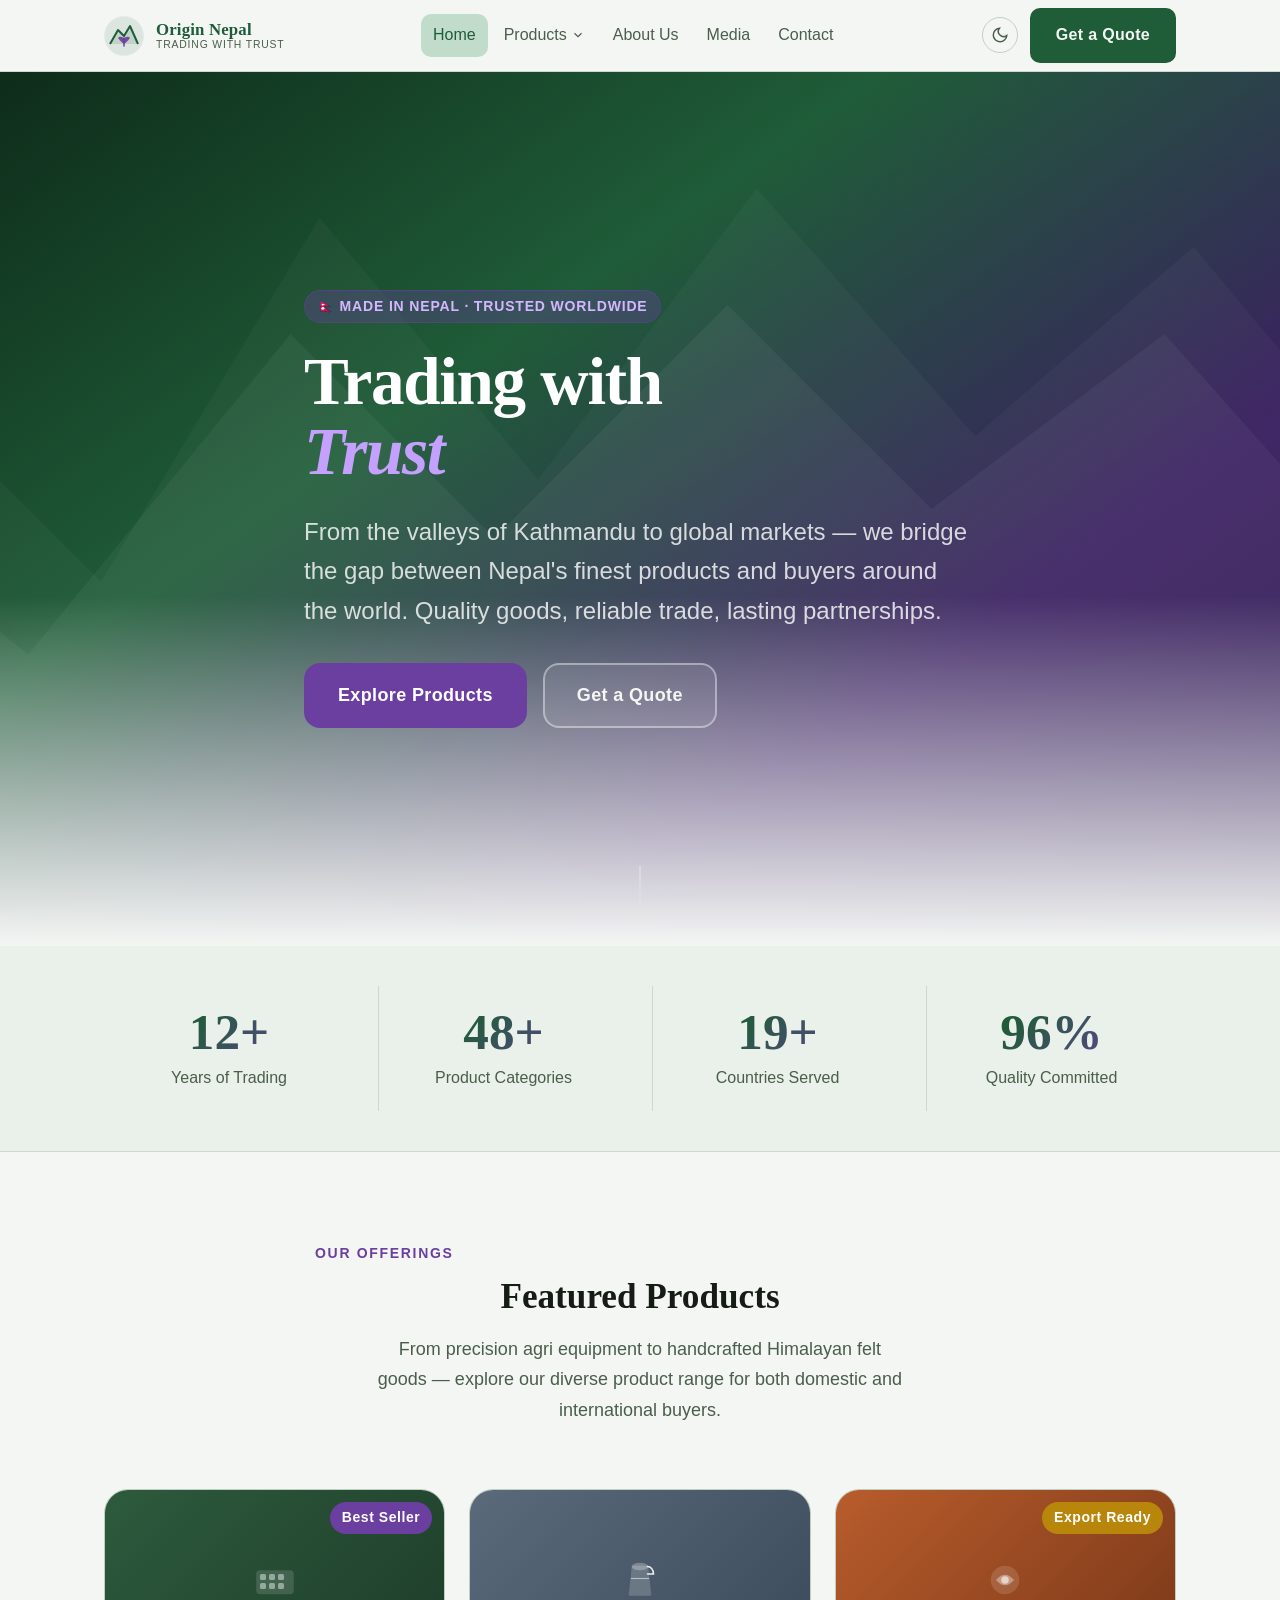
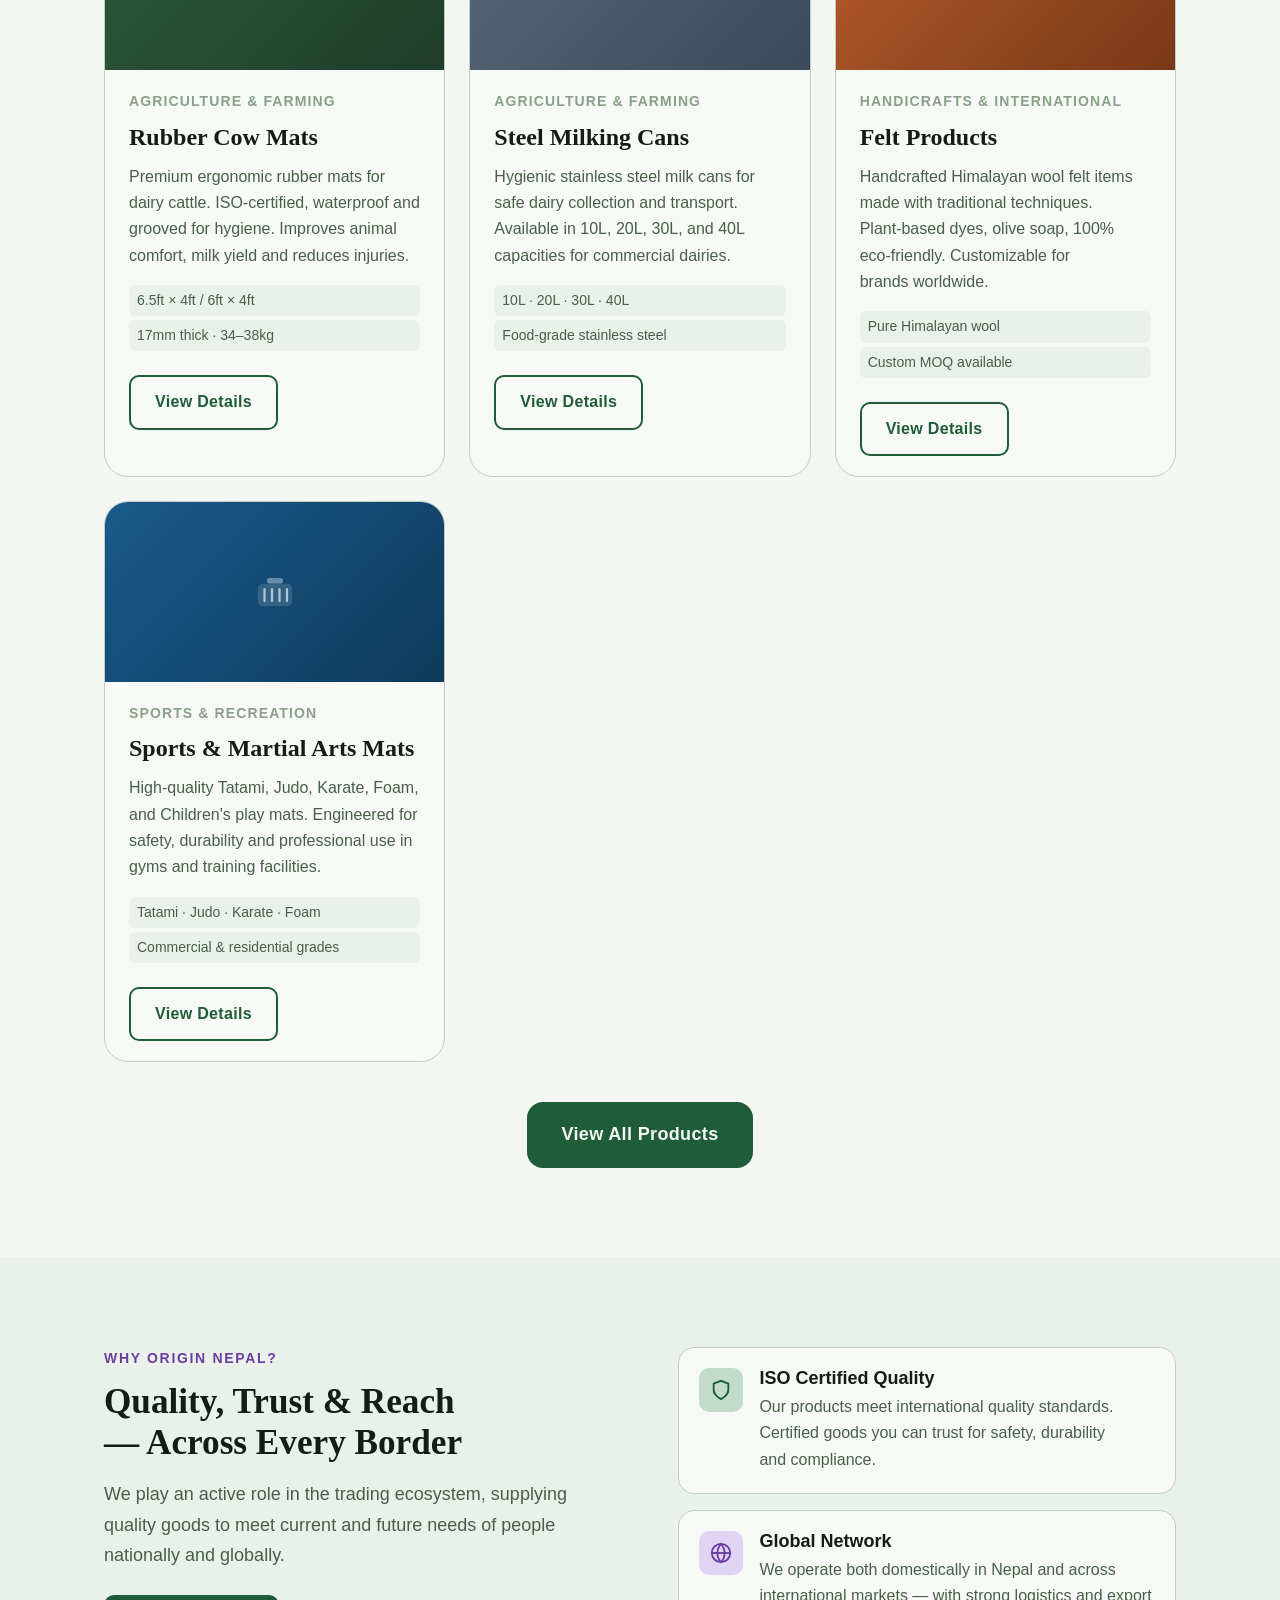
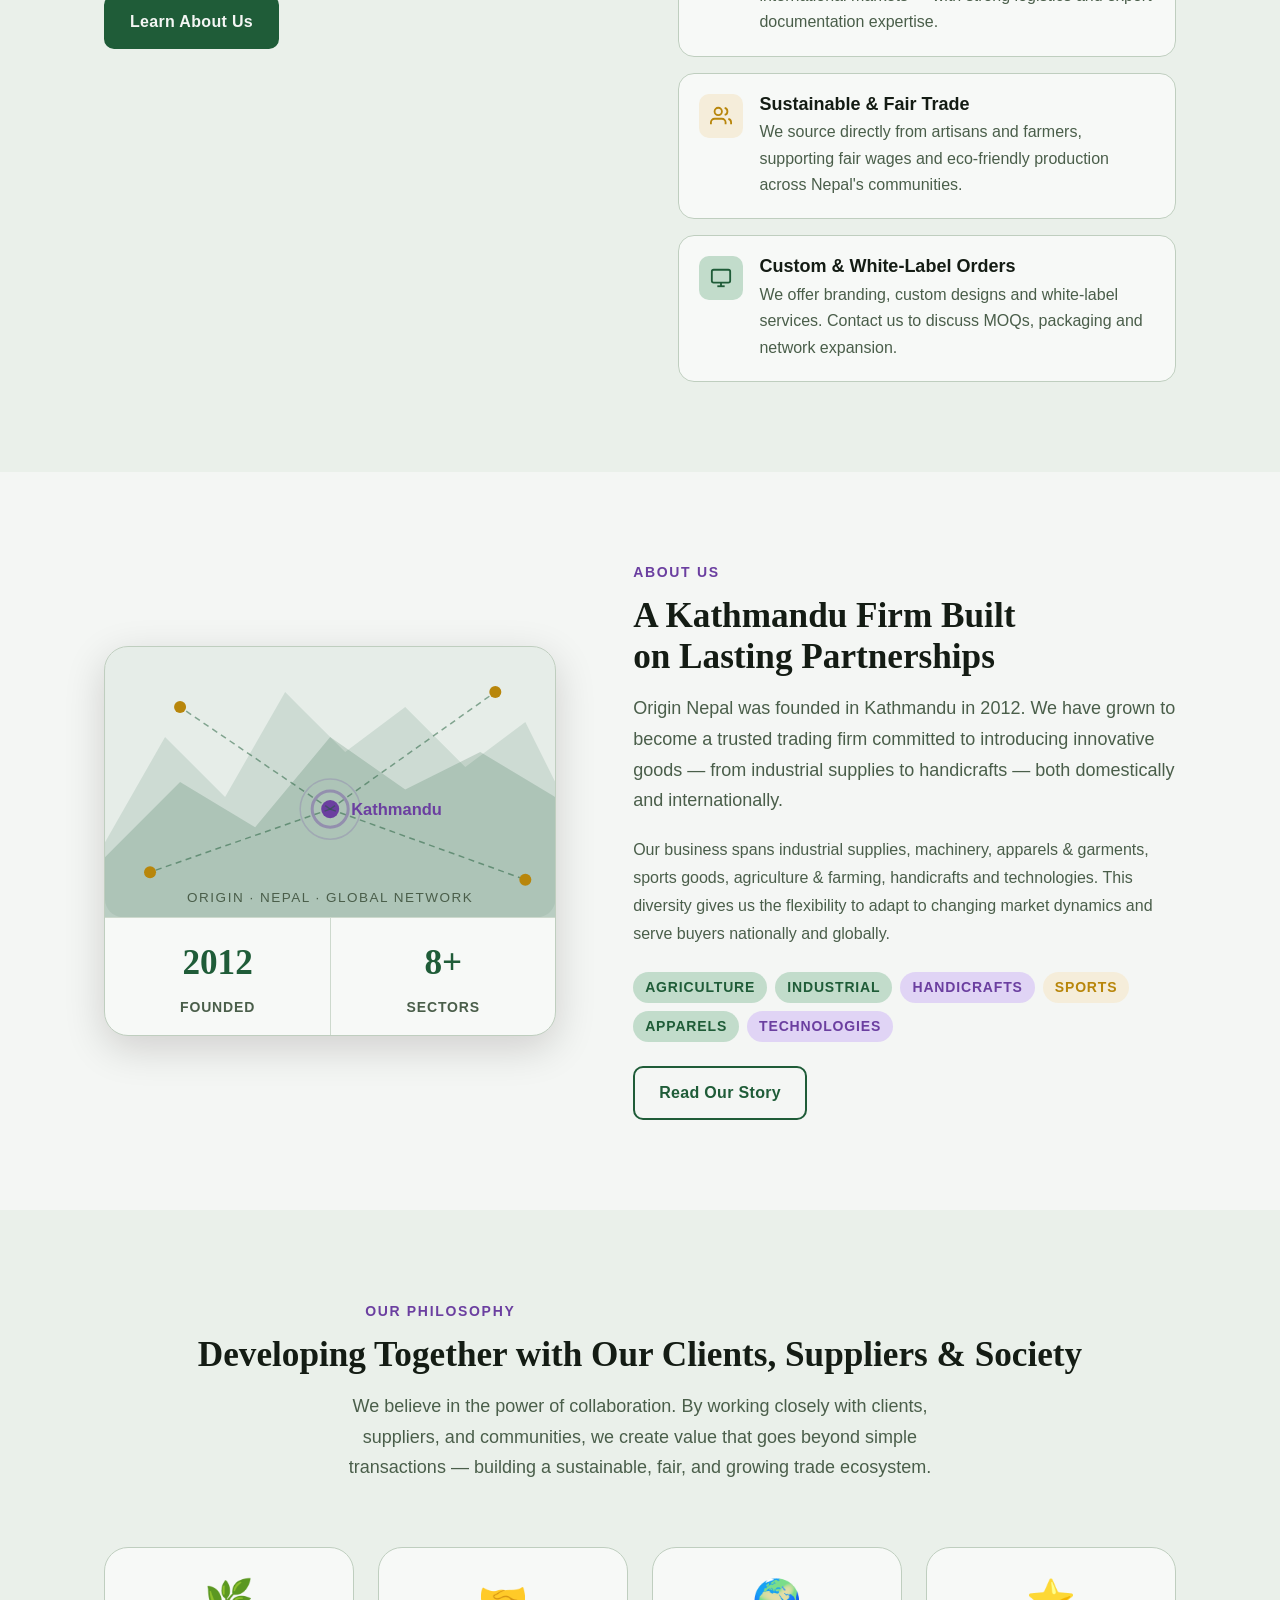
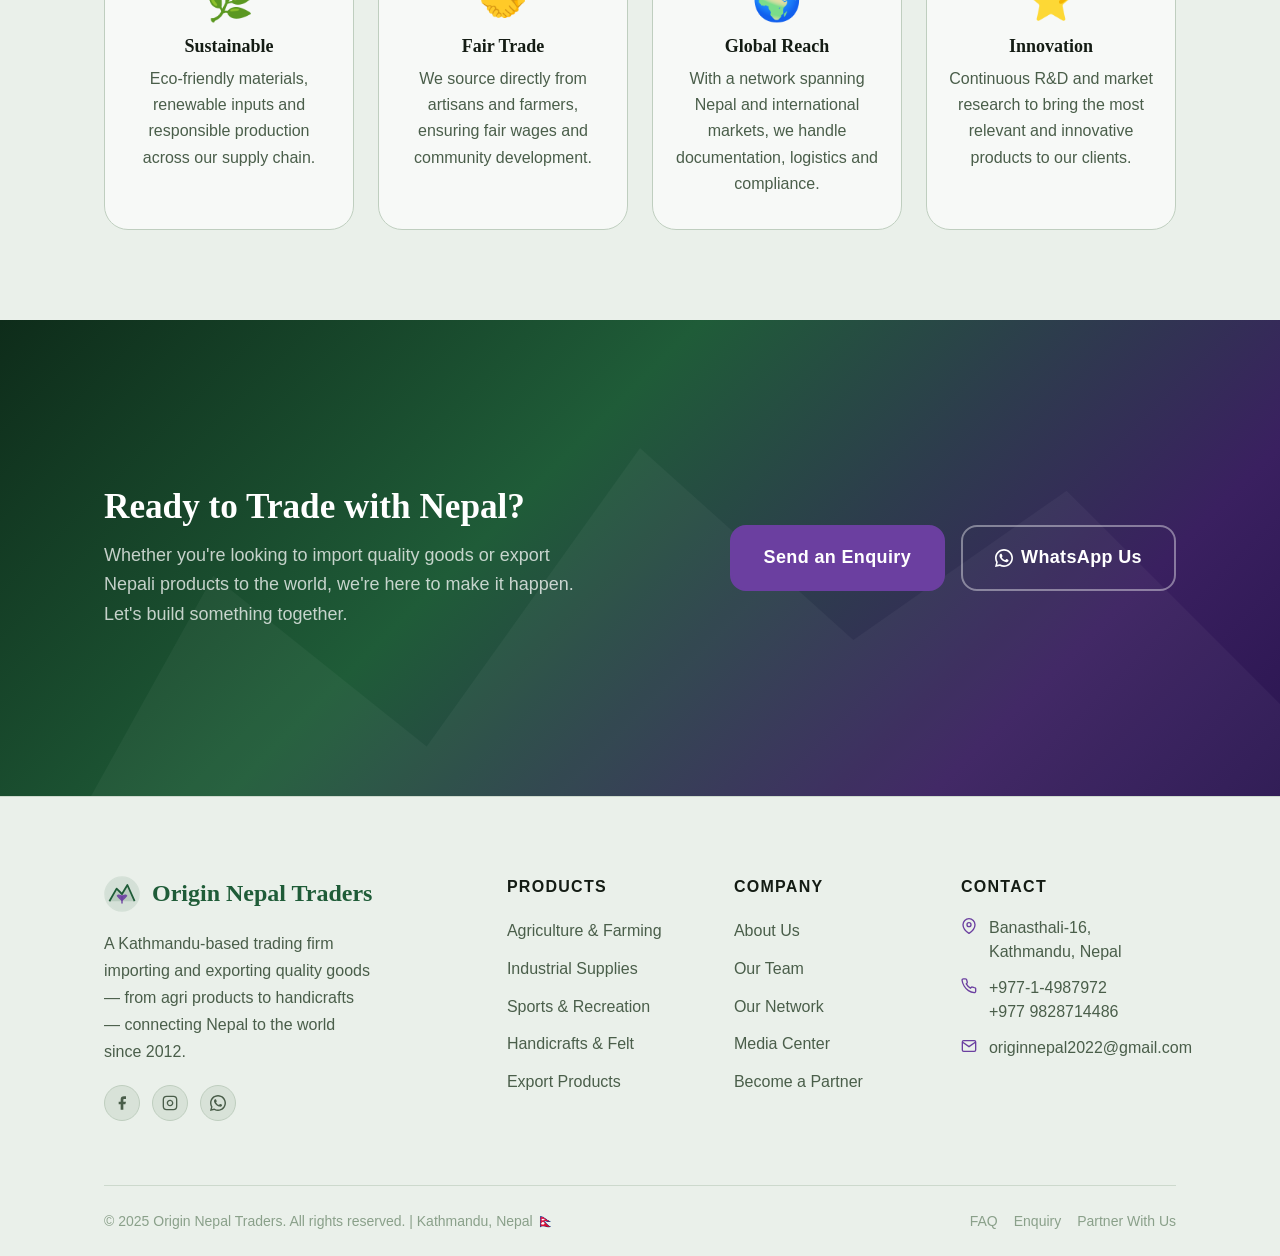
<file: index.html>
<!DOCTYPE html>
<html lang="en" data-theme="light">
<head>
  <meta charset="UTF-8">
  <meta name="viewport" content="width=device-width, initial-scale=1.0">
  <title>Origin Nepal Traders — Trading with Trust | Import & Export from Nepal</title>
  <meta name="description" content="Origin Nepal Traders — Kathmandu-based trading company importing and exporting quality agri products, rubber mats, felt goods, handicrafts and more. Domestic & international trade since 2012.">
  <meta name="keywords" content="Nepal trading company, import export Nepal, agri products Nepal, rubber cow mats, felt products Nepal, handicrafts Nepal, Kathmandu trader">
  <meta property="og:title" content="Origin Nepal Traders — Trading with Trust">
  <meta property="og:description" content="Quality goods from Nepal to the world. Agriculture, handicrafts, felt products, rubber mats and more.">
  <meta property="og:type" content="website">
  <meta property="og:url" content="https://www.originnepal.com.np">
  <link rel="canonical" href="https://www.originnepal.com.np">

  <link rel="stylesheet" href="css/tokens.css">
  <link rel="stylesheet" href="css/base.css">
  <link rel="stylesheet" href="css/nav.css">
  <link rel="stylesheet" href="css/footer.css">
  <link rel="stylesheet" href="css/home.css">

  <script src="js/components.js" defer></script>
  <script src="js/main.js" defer></script>

  <!-- JSON-LD structured data -->
  <script type="application/ld+json">
  {
    "@context": "https://schema.org",
    "@type": "Organization",
    "name": "Origin Nepal Traders",
    "url": "https://www.originnepal.com.np",
    "address": {
      "@type": "PostalAddress",
      "streetAddress": "Banasthali-16",
      "addressLocality": "Kathmandu",
      "addressCountry": "NP"
    },
    "contactPoint": {
      "@type": "ContactPoint",
      "telephone": "+977-1-4987972",
      "contactType": "customer service"
    },
    "description": "Kathmandu-based trading firm importing and exporting quality goods globally since 2012."
  }
  </script>
</head>
<body>

<div id="nav-placeholder"></div>

<!-- ── HERO ─────────────────────────────────────────────────── -->
<section class="hero" aria-label="Hero">
  <div class="hero-bg" aria-hidden="true">
    <div class="hero-mountains"></div>
    <div class="hero-overlay"></div>
  </div>
  <div class="container hero-content">
    <div class="hero-badge reveal">
      <span class="badge badge-accent">🇳🇵 Made in Nepal · Trusted Worldwide</span>
    </div>
    <h1 class="hero-title reveal reveal-delay-1">
      Trading with<br>
      <span class="hero-title-accent">Trust</span>
    </h1>
    <p class="hero-subtitle reveal reveal-delay-2">
      From the valleys of Kathmandu to global markets — we bridge the gap between Nepal's finest products and buyers around the world. Quality goods, reliable trade, lasting partnerships.
    </p>
    <div class="hero-cta reveal reveal-delay-3">
      <a href="products.html" class="btn btn-accent btn-lg">Explore Products</a>
      <a href="contact.html#enquiry" class="btn btn-ghost btn-lg" style="color: var(--color-text-inverse); border-color: rgba(255,255,255,0.4); background: rgba(255,255,255,0.08);">Get a Quote</a>
    </div>
  </div>
  <div class="hero-scroll-indicator" aria-hidden="true">
    <div class="hero-scroll-line"></div>
  </div>
</section>

<!-- ── STATS STRIP ──────────────────────────────────────────── -->
<section class="stats-strip" aria-label="Key figures">
  <div class="container">
    <div class="stats-grid">
      <div class="stat-item reveal">
        <div class="stat-number" data-counter>12+</div>
        <div class="stat-label">Years of Trading</div>
      </div>
      <div class="stat-item reveal reveal-delay-1">
        <div class="stat-number" data-counter>50+</div>
        <div class="stat-label">Product Categories</div>
      </div>
      <div class="stat-item reveal reveal-delay-2">
        <div class="stat-number" data-counter>20+</div>
        <div class="stat-label">Countries Served</div>
      </div>
      <div class="stat-item reveal reveal-delay-3">
        <div class="stat-number" data-counter>100%</div>
        <div class="stat-label">Quality Committed</div>
      </div>
    </div>
  </div>
</section>

<!-- ── FEATURED PRODUCTS ────────────────────────────────────── -->
<section class="featured-products" aria-labelledby="featured-title">
  <div class="container">
    <div class="section-header reveal">
      <p class="section-label">Our Offerings</p>
      <h2 class="section-title" id="featured-title">Featured Products</h2>
      <p class="section-subtitle">From precision agri equipment to handcrafted Himalayan felt goods — explore our diverse product range for both domestic and international buyers.</p>
    </div>

    <div class="products-grid">
      <!-- Cow Mat -->
      <article class="product-card reveal" aria-label="Rubber Cow Mat">
        <div class="product-card-visual" style="background: linear-gradient(135deg, #2d5a3d 0%, #1e3d2a 100%);">
          <div class="product-icon-wrap">
            <svg width="48" height="48" viewBox="0 0 64 64" fill="none" aria-hidden="true">
              <rect x="8" y="20" width="48" height="30" rx="4" fill="white" opacity="0.15" stroke="white" stroke-width="2"/>
              <rect x="12" y="24" width="8" height="8" rx="2" fill="white" opacity="0.5"/>
              <rect x="24" y="24" width="8" height="8" rx="2" fill="white" opacity="0.5"/>
              <rect x="36" y="24" width="8" height="8" rx="2" fill="white" opacity="0.5"/>
              <rect x="12" y="36" width="8" height="8" rx="2" fill="white" opacity="0.5"/>
              <rect x="24" y="36" width="8" height="8" rx="2" fill="white" opacity="0.5"/>
              <rect x="36" y="36" width="8" height="8" rx="2" fill="white" opacity="0.5"/>
            </svg>
          </div>
          <span class="product-badge-pill">Best Seller</span>
        </div>
        <div class="product-card-body">
          <div class="product-cat">Agriculture & Farming</div>
          <h3 class="product-name">Rubber Cow Mats</h3>
          <p class="product-desc">Premium ergonomic rubber mats for dairy cattle. ISO-certified, waterproof and grooved for hygiene. Improves animal comfort, milk yield and reduces injuries.</p>
          <div class="product-specs">
            <span>6.5ft × 4ft / 6ft × 4ft</span>
            <span>17mm thick · 34–38kg</span>
          </div>
          <a href="products.html#cow-mat" class="btn btn-outline" style="margin-top: var(--space-4);">View Details</a>
        </div>
      </article>

      <!-- Steel Milking Can -->
      <article class="product-card reveal reveal-delay-1" aria-label="Steel Milking Cans">
        <div class="product-card-visual" style="background: linear-gradient(135deg, #5a6a7a 0%, #3a4a5a 100%);">
          <div class="product-icon-wrap">
            <svg width="48" height="48" viewBox="0 0 64 64" fill="none" aria-hidden="true">
              <path d="M22 14 L18 52 L46 52 L42 14 Z" fill="white" opacity="0.2" stroke="white" stroke-width="2" stroke-linejoin="round"/>
              <ellipse cx="32" cy="14" rx="10" ry="4" fill="white" opacity="0.3" stroke="white" stroke-width="2"/>
              <path d="M42 14 C46 14 50 18 50 24 L42 24" stroke="white" stroke-width="2" stroke-linecap="round"/>
              <line x1="20" y1="30" x2="44" y2="30" stroke="white" stroke-width="1.5" opacity="0.6"/>
            </svg>
          </div>
        </div>
        <div class="product-card-body">
          <div class="product-cat">Agriculture & Farming</div>
          <h3 class="product-name">Steel Milking Cans</h3>
          <p class="product-desc">Hygienic stainless steel milk cans for safe dairy collection and transport. Available in 10L, 20L, 30L, and 40L capacities for commercial dairies.</p>
          <div class="product-specs">
            <span>10L · 20L · 30L · 40L</span>
            <span>Food-grade stainless steel</span>
          </div>
          <a href="products.html#milking-can" class="btn btn-outline" style="margin-top: var(--space-4);">View Details</a>
        </div>
      </article>

      <!-- Felt Products -->
      <article class="product-card reveal reveal-delay-2" aria-label="Felt Products">
        <div class="product-card-visual" style="background: linear-gradient(135deg, #b85c2c 0%, #7a3818 100%);">
          <div class="product-icon-wrap">
            <svg width="48" height="48" viewBox="0 0 64 64" fill="none" aria-hidden="true">
              <circle cx="32" cy="32" r="18" fill="white" opacity="0.15" stroke="white" stroke-width="2"/>
              <path d="M20 32 Q32 18 44 32 Q32 46 20 32Z" fill="white" opacity="0.4"/>
              <circle cx="32" cy="32" r="5" fill="white" opacity="0.7"/>
            </svg>
          </div>
          <span class="product-badge-pill" style="background: var(--color-gold);">Export Ready</span>
        </div>
        <div class="product-card-body">
          <div class="product-cat">Handicrafts & International</div>
          <h3 class="product-name">Felt Products</h3>
          <p class="product-desc">Handcrafted Himalayan wool felt items made with traditional techniques. Plant-based dyes, olive soap, 100% eco-friendly. Customizable for brands worldwide.</p>
          <div class="product-specs">
            <span>Pure Himalayan wool</span>
            <span>Custom MOQ available</span>
          </div>
          <a href="products.html#felt" class="btn btn-outline" style="margin-top: var(--space-4);">View Details</a>
        </div>
      </article>

      <!-- Sports Mats -->
      <article class="product-card reveal reveal-delay-3" aria-label="Sports Mats">
        <div class="product-card-visual" style="background: linear-gradient(135deg, #1a5a8a 0%, #0d3a5c 100%);">
          <div class="product-icon-wrap">
            <svg width="48" height="48" viewBox="0 0 64 64" fill="none" aria-hidden="true">
              <rect x="10" y="22" width="44" height="28" rx="6" fill="white" opacity="0.15" stroke="white" stroke-width="2"/>
              <path d="M18 28 L18 44" stroke="white" stroke-width="3" stroke-linecap="round" opacity="0.7"/>
              <path d="M28 28 L28 44" stroke="white" stroke-width="3" stroke-linecap="round" opacity="0.7"/>
              <path d="M38 28 L38 44" stroke="white" stroke-width="3" stroke-linecap="round" opacity="0.7"/>
              <path d="M48 28 L48 44" stroke="white" stroke-width="3" stroke-linecap="round" opacity="0.7"/>
              <rect x="22" y="14" width="20" height="6" rx="3" fill="white" opacity="0.4" stroke="white" stroke-width="1.5"/>
            </svg>
          </div>
        </div>
        <div class="product-card-body">
          <div class="product-cat">Sports & Recreation</div>
          <h3 class="product-name">Sports & Martial Arts Mats</h3>
          <p class="product-desc">High-quality Tatami, Judo, Karate, Foam, and Children's play mats. Engineered for safety, durability and professional use in gyms and training facilities.</p>
          <div class="product-specs">
            <span>Tatami · Judo · Karate · Foam</span>
            <span>Commercial & residential grades</span>
          </div>
          <a href="products.html#sports" class="btn btn-outline" style="margin-top: var(--space-4);">View Details</a>
        </div>
      </article>
    </div>

    <div class="text-center reveal" style="margin-top: var(--space-10);">
      <a href="products.html" class="btn btn-primary btn-lg">View All Products</a>
    </div>
  </div>
</section>

<!-- ── WHY CHOOSE US ────────────────────────────────────────── -->
<section class="why-us" aria-labelledby="why-title">
  <div class="container">
    <div class="why-us-grid">
      <div class="why-us-left reveal">
        <p class="section-label">Why Origin Nepal?</p>
        <h2 class="section-title" id="why-title">Quality, Trust & Reach — Across Every Border</h2>
        <p class="section-subtitle">We play an active role in the trading ecosystem, supplying quality goods to meet current and future needs of people nationally and globally.</p>
        <a href="about.html" class="btn btn-primary" style="margin-top: var(--space-6);">Learn About Us</a>
      </div>

      <div class="why-us-right">
        <div class="why-card reveal reveal-delay-1">
          <div class="why-icon" style="background: var(--color-primary-highlight); color: var(--color-primary);">
            <svg width="22" height="22" viewBox="0 0 24 24" fill="none" stroke="currentColor" stroke-width="2"><path d="M12 22s8-4 8-10V5l-8-3-8 3v7c0 6 8 10 8 10z"/></svg>
          </div>
          <div>
            <h3 class="why-card-title">ISO Certified Quality</h3>
            <p class="why-card-desc">Our products meet international quality standards. Certified goods you can trust for safety, durability and compliance.</p>
          </div>
        </div>
        <div class="why-card reveal reveal-delay-2">
          <div class="why-icon" style="background: var(--color-accent-highlight); color: var(--color-accent);">
            <svg width="22" height="22" viewBox="0 0 24 24" fill="none" stroke="currentColor" stroke-width="2"><circle cx="12" cy="12" r="10"/><line x1="2" y1="12" x2="22" y2="12"/><path d="M12 2a15.3 15.3 0 0 1 4 10 15.3 15.3 0 0 1-4 10 15.3 15.3 0 0 1-4-10 15.3 15.3 0 0 1 4-10z"/></svg>
          </div>
          <div>
            <h3 class="why-card-title">Global Network</h3>
            <p class="why-card-desc">We operate both domestically in Nepal and across international markets — with strong logistics and export documentation expertise.</p>
          </div>
        </div>
        <div class="why-card reveal reveal-delay-3">
          <div class="why-icon" style="background: #f5edda; color: var(--color-gold);">
            <svg width="22" height="22" viewBox="0 0 24 24" fill="none" stroke="currentColor" stroke-width="2"><path d="M17 21v-2a4 4 0 0 0-4-4H5a4 4 0 0 0-4 4v2"/><circle cx="9" cy="7" r="4"/><path d="M23 21v-2a4 4 0 0 0-3-3.87"/><path d="M16 3.13a4 4 0 0 1 0 7.75"/></svg>
          </div>
          <div>
            <h3 class="why-card-title">Sustainable & Fair Trade</h3>
            <p class="why-card-desc">We source directly from artisans and farmers, supporting fair wages and eco-friendly production across Nepal's communities.</p>
          </div>
        </div>
        <div class="why-card reveal">
          <div class="why-icon" style="background: var(--color-primary-highlight); color: var(--color-primary);">
            <svg width="22" height="22" viewBox="0 0 24 24" fill="none" stroke="currentColor" stroke-width="2"><rect x="2" y="3" width="20" height="14" rx="2" ry="2"/><line x1="8" y1="21" x2="16" y2="21"/><line x1="12" y1="17" x2="12" y2="21"/></svg>
          </div>
          <div>
            <h3 class="why-card-title">Custom & White-Label Orders</h3>
            <p class="why-card-desc">We offer branding, custom designs and white-label services. Contact us to discuss MOQs, packaging and network expansion.</p>
          </div>
        </div>
      </div>
    </div>
  </div>
</section>

<!-- ── ABOUT SNIPPET ─────────────────────────────────────────── -->
<section class="about-snippet" aria-labelledby="about-snippet-title">
  <div class="container">
    <div class="about-snippet-grid">
      <div class="about-snippet-visual reveal" aria-hidden="true">
        <div class="about-visual-card">
          <div class="about-map-graphic">
            <!-- Stylized Nepal map graphic -->
            <svg viewBox="0 0 300 180" fill="none" xmlns="http://www.w3.org/2000/svg" aria-hidden="true">
              <!-- Background -->
              <rect width="300" height="180" rx="12" fill="var(--color-primary)" opacity="0.08"/>
              <!-- Mountains silhouette -->
              <path d="M0 130 L40 60 L80 100 L120 30 L160 70 L200 40 L240 80 L280 50 L300 90 L300 180 L0 180Z" fill="var(--color-primary)" opacity="0.12"/>
              <path d="M0 140 L50 90 L100 120 L150 60 L200 95 L250 70 L300 100 L300 180 L0 180Z" fill="var(--color-primary)" opacity="0.18"/>
              <!-- Kathmandu marker -->
              <circle cx="150" cy="108" r="6" fill="var(--color-accent)"/>
              <circle cx="150" cy="108" r="12" stroke="var(--color-accent)" stroke-width="2" opacity="0.4"/>
              <circle cx="150" cy="108" r="20" stroke="var(--color-accent)" stroke-width="1" opacity="0.2"/>
              <!-- Label -->
              <text x="164" y="112" font-size="11" fill="var(--color-accent)" font-weight="600" font-family="sans-serif">Kathmandu</text>
              <!-- Connection lines to world -->
              <line x1="150" y1="108" x2="50" y2="40" stroke="var(--color-primary)" stroke-width="1" stroke-dasharray="4 3" opacity="0.5"/>
              <line x1="150" y1="108" x2="260" y2="30" stroke="var(--color-primary)" stroke-width="1" stroke-dasharray="4 3" opacity="0.5"/>
              <line x1="150" y1="108" x2="30" y2="150" stroke="var(--color-primary)" stroke-width="1" stroke-dasharray="4 3" opacity="0.5"/>
              <line x1="150" y1="108" x2="280" y2="155" stroke="var(--color-primary)" stroke-width="1" stroke-dasharray="4 3" opacity="0.5"/>
              <!-- Destination dots -->
              <circle cx="50" cy="40" r="4" fill="var(--color-gold)"/>
              <circle cx="260" cy="30" r="4" fill="var(--color-gold)"/>
              <circle cx="30" cy="150" r="4" fill="var(--color-gold)"/>
              <circle cx="280" cy="155" r="4" fill="var(--color-gold)"/>
              <!-- Title -->
              <text x="150" y="170" text-anchor="middle" font-size="9" fill="var(--color-text-muted)" font-family="sans-serif" letter-spacing="1">ORIGIN · NEPAL · GLOBAL NETWORK</text>
            </svg>
          </div>
          <div class="about-stats-mini">
            <div class="about-stat-mini">
              <span class="about-stat-num">2012</span>
              <span class="about-stat-lbl">Founded</span>
            </div>
            <div class="about-stat-mini">
              <span class="about-stat-num">8+</span>
              <span class="about-stat-lbl">Sectors</span>
            </div>
          </div>
        </div>
      </div>

      <div class="about-snippet-text reveal reveal-delay-1">
        <p class="section-label">About Us</p>
        <h2 class="section-title" id="about-snippet-title">A Kathmandu Firm Built on Lasting Partnerships</h2>
        <p class="section-subtitle" style="margin-bottom: var(--space-5);">
          Origin Nepal was founded in Kathmandu in 2012. We have grown to become a trusted trading firm committed to introducing innovative goods — from industrial supplies to handicrafts — both domestically and internationally.
        </p>
        <p style="font-size: var(--text-sm); color: var(--color-text-muted); line-height: 1.75; margin-bottom: var(--space-6);">
          Our business spans industrial supplies, machinery, apparels & garments, sports goods, agriculture & farming, handicrafts and technologies. This diversity gives us the flexibility to adapt to changing market dynamics and serve buyers nationally and globally.
        </p>
        <div class="about-sectors">
          <span class="badge badge-primary">Agriculture</span>
          <span class="badge badge-primary">Industrial</span>
          <span class="badge badge-accent">Handicrafts</span>
          <span class="badge badge-gold">Sports</span>
          <span class="badge badge-primary">Apparels</span>
          <span class="badge badge-accent">Technologies</span>
        </div>
        <a href="about.html" class="btn btn-outline" style="margin-top: var(--space-6);">Read Our Story</a>
      </div>
    </div>
  </div>
</section>

<!-- ── PARTNERS / PHILOSOPHY STRIP ──────────────────────────── -->
<section class="philosophy-strip" aria-labelledby="philosophy-title">
  <div class="container">
    <div class="philosophy-center reveal">
      <p class="section-label">Our Philosophy</p>
      <h2 class="section-title" id="philosophy-title">Developing Together with Our Clients, Suppliers & Society</h2>
      <p class="section-subtitle">
        We believe in the power of collaboration. By working closely with clients, suppliers, and communities, we create value that goes beyond simple transactions — building a sustainable, fair, and growing trade ecosystem.
      </p>
    </div>

    <div class="philosophy-pillars">
      <div class="pillar reveal">
        <div class="pillar-icon">🌿</div>
        <h3 class="pillar-title">Sustainable</h3>
        <p class="pillar-desc">Eco-friendly materials, renewable inputs and responsible production across our supply chain.</p>
      </div>
      <div class="pillar reveal reveal-delay-1">
        <div class="pillar-icon">🤝</div>
        <h3 class="pillar-title">Fair Trade</h3>
        <p class="pillar-desc">We source directly from artisans and farmers, ensuring fair wages and community development.</p>
      </div>
      <div class="pillar reveal reveal-delay-2">
        <div class="pillar-icon">🌍</div>
        <h3 class="pillar-title">Global Reach</h3>
        <p class="pillar-desc">With a network spanning Nepal and international markets, we handle documentation, logistics and compliance.</p>
      </div>
      <div class="pillar reveal reveal-delay-3">
        <div class="pillar-icon">⭐</div>
        <h3 class="pillar-title">Innovation</h3>
        <p class="pillar-desc">Continuous R&D and market research to bring the most relevant and innovative products to our clients.</p>
      </div>
    </div>
  </div>
</section>

<!-- ── CTA ───────────────────────────────────────────────────── -->
<section class="cta-section" aria-labelledby="cta-title">
  <div class="container">
    <div class="cta-inner reveal">
      <div class="cta-content">
        <h2 class="cta-title" id="cta-title">Ready to Trade with Nepal?</h2>
        <p class="cta-subtitle">Whether you're looking to import quality goods or export Nepali products to the world, we're here to make it happen. Let's build something together.</p>
      </div>
      <div class="cta-actions">
        <a href="contact.html#enquiry" class="btn btn-accent btn-lg">Send an Enquiry</a>
        <a href="https://wa.me/9779828714486" class="btn btn-ghost btn-lg" style="color:white;border-color:rgba(255,255,255,0.4);" target="_blank" rel="noopener">
          <svg width="18" height="18" viewBox="0 0 24 24" fill="currentColor" aria-hidden="true"><path d="M17.472 14.382c-.297-.149-1.758-.867-2.03-.967-.273-.099-.471-.148-.67.15-.197.297-.767.966-.94 1.164-.173.199-.347.223-.644.075-.297-.15-1.255-.463-2.39-1.475-.883-.788-1.48-1.761-1.653-2.059-.173-.297-.018-.458.13-.606.134-.133.298-.347.446-.52.149-.174.198-.298.298-.497.099-.198.05-.371-.025-.52-.075-.149-.669-1.612-.916-2.207-.242-.579-.487-.5-.669-.51-.173-.008-.371-.01-.57-.01-.198 0-.52.074-.792.372-.272.297-1.04 1.016-1.04 2.479 0 1.462 1.065 2.875 1.213 3.074.149.198 2.096 3.2 5.077 4.487.709.306 1.262.489 1.694.625.712.227 1.36.195 1.871.118.571-.085 1.758-.719 2.006-1.413.248-.694.248-1.289.173-1.413-.074-.124-.272-.198-.57-.347zM12 0C5.373 0 0 5.373 0 12c0 2.125.549 4.126 1.516 5.857L0 24l6.335-1.484A11.945 11.945 0 0 0 12 24c6.627 0 12-5.373 12-12S18.627 0 12 0zm0 21.818a9.818 9.818 0 0 1-5.003-1.366l-.358-.213-3.762.882.923-3.661-.235-.376A9.784 9.784 0 0 1 2.182 12C2.182 6.59 6.59 2.182 12 2.182c5.41 0 9.818 4.408 9.818 9.818 0 5.41-4.408 9.818-9.818 9.818z"/></svg>
          WhatsApp Us
        </a>
      </div>
    </div>
  </div>
</section>

<div id="footer-placeholder"></div>

</body>
</html>
</file>
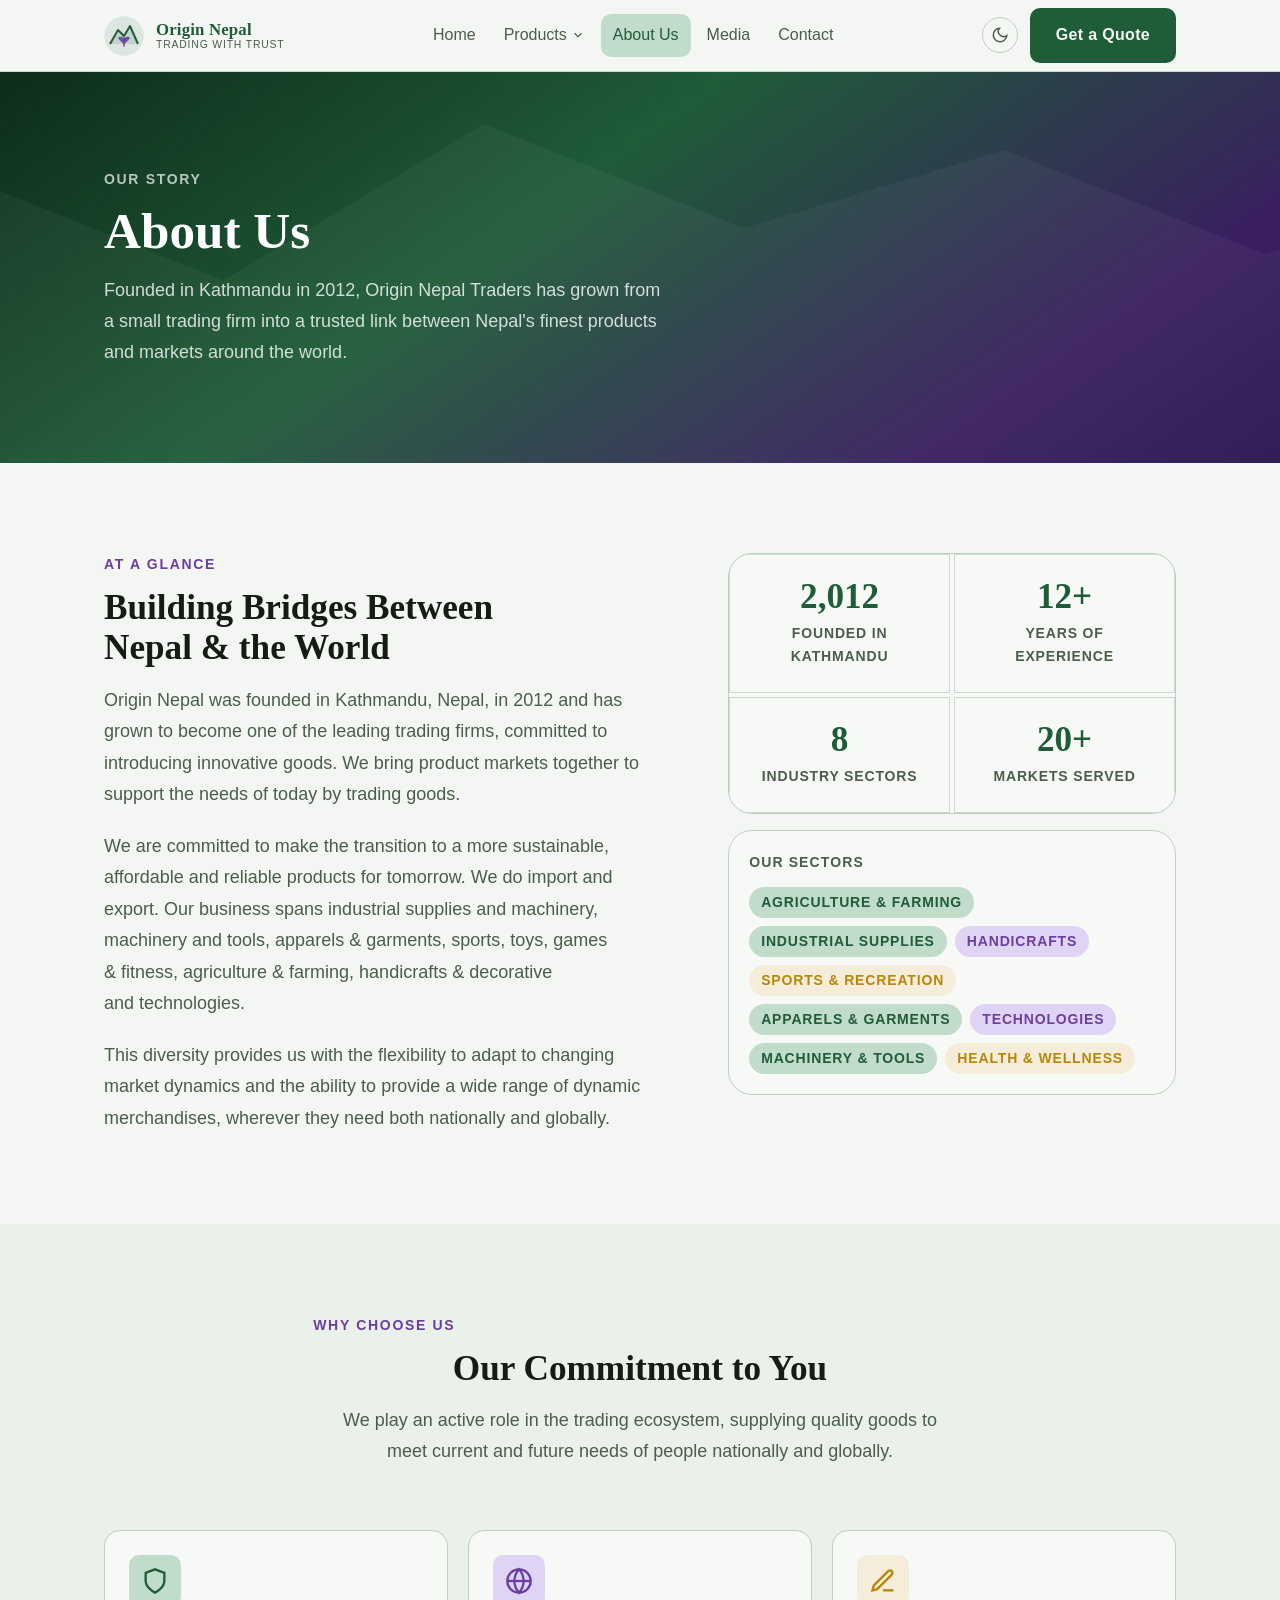
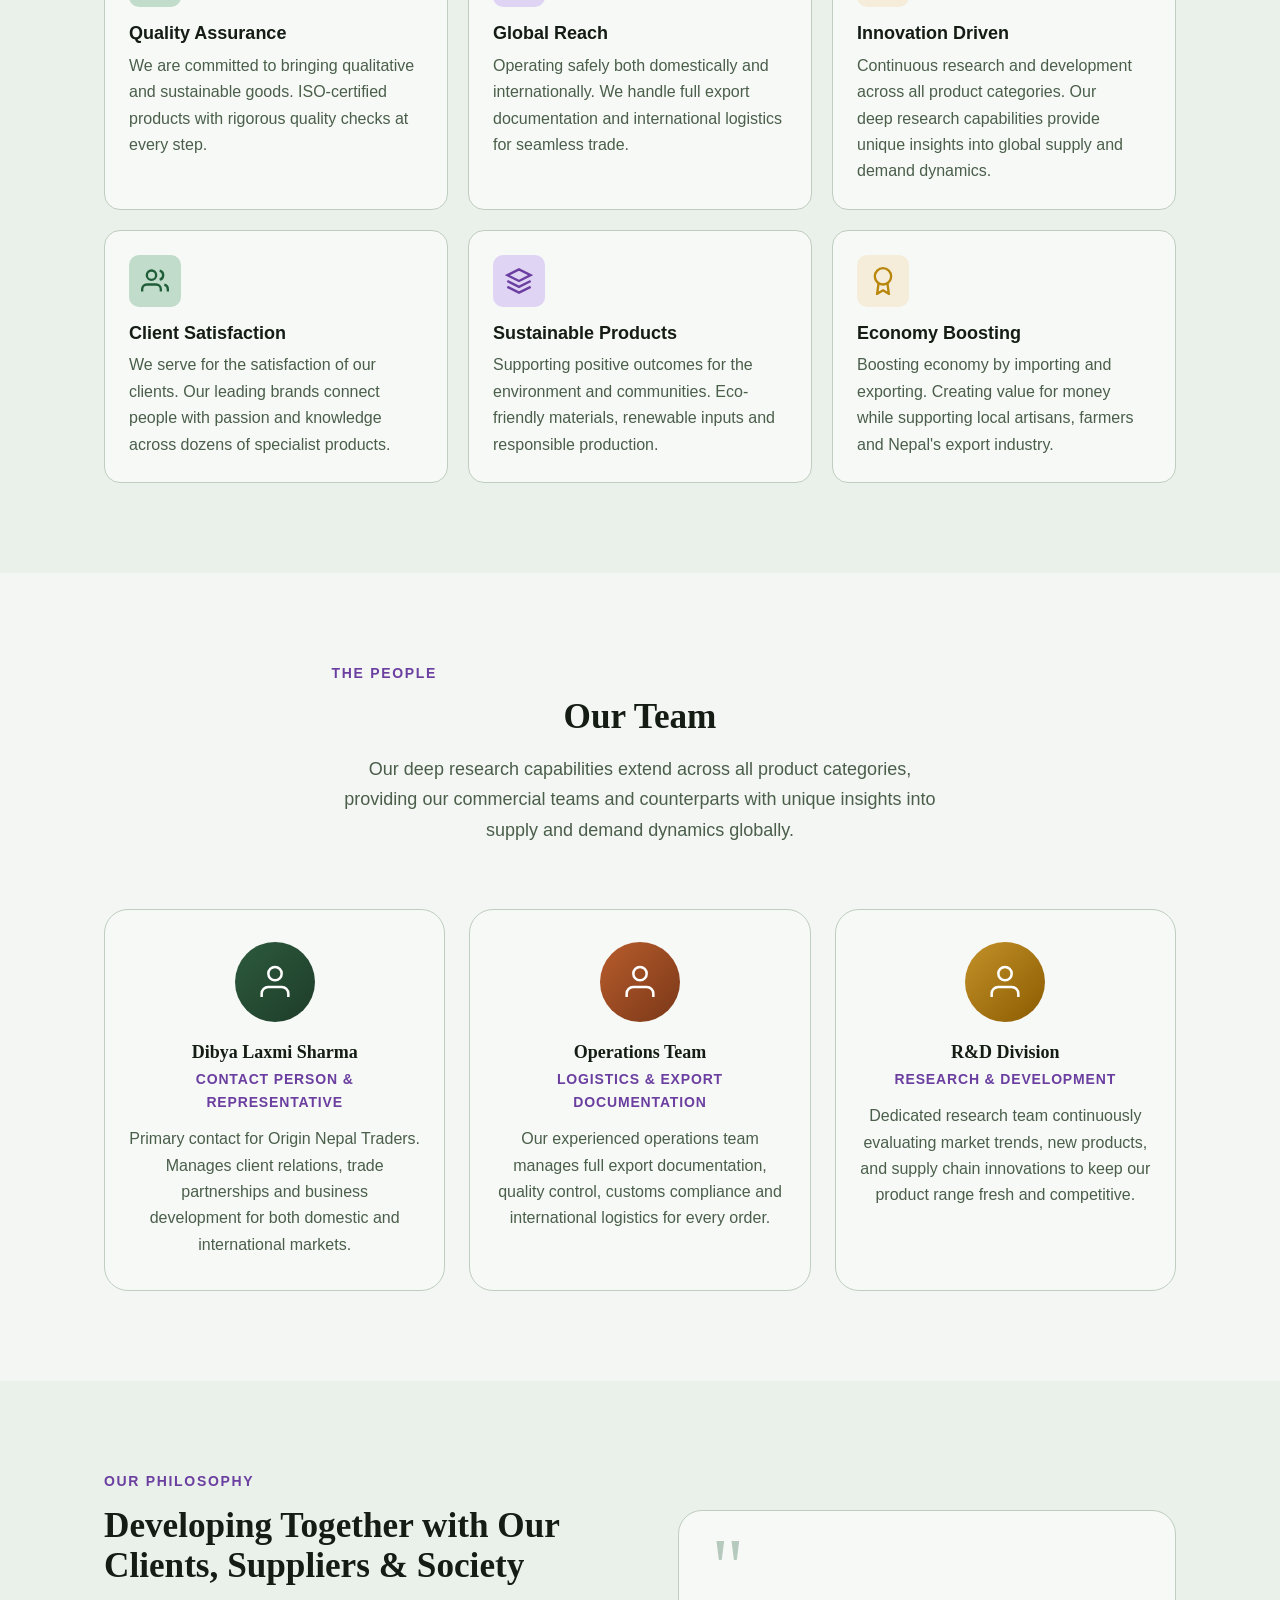
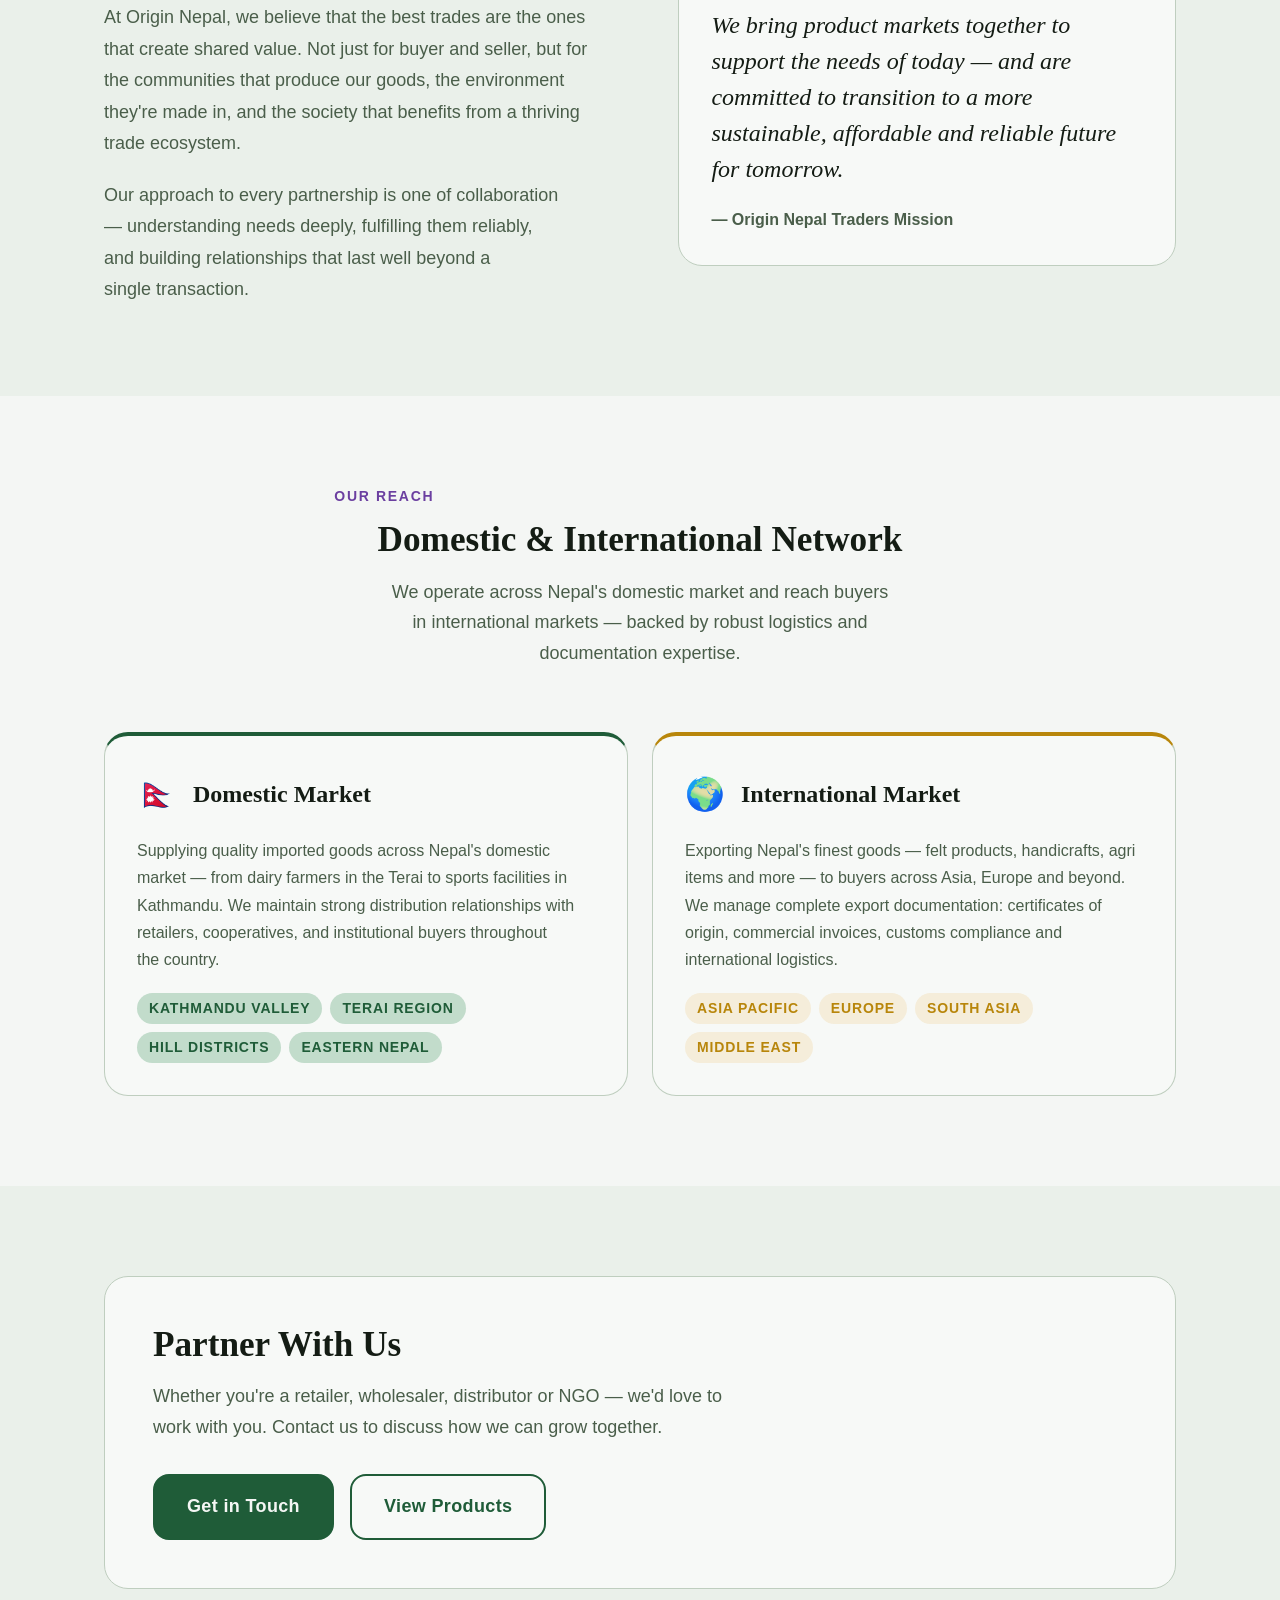
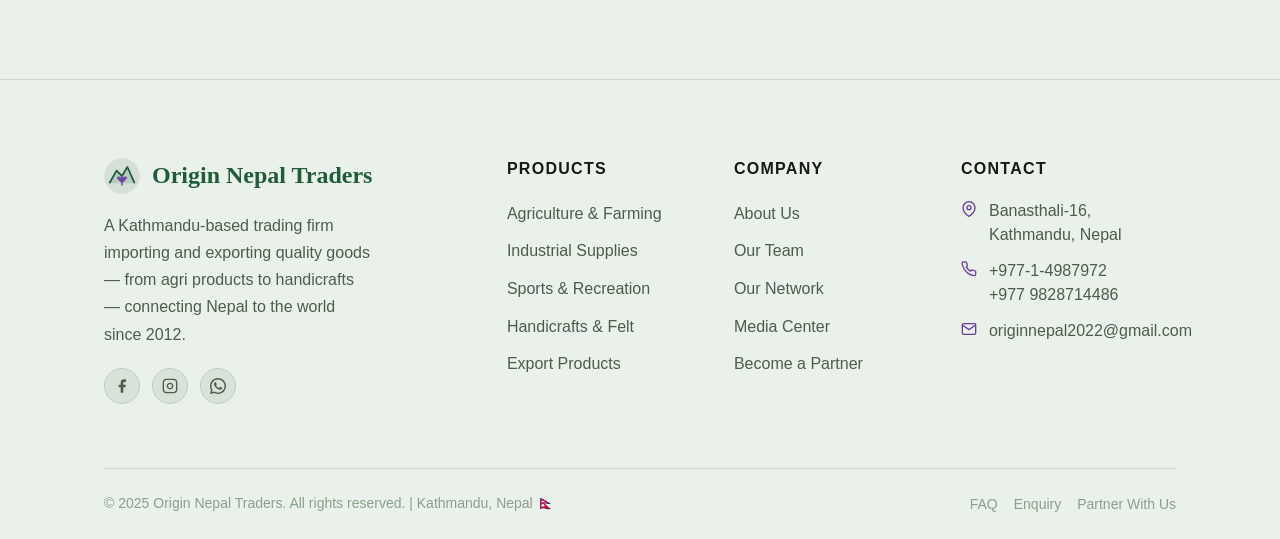
<file: about.html>
<!DOCTYPE html>
<html lang="en" data-theme="light">
<head>
  <meta charset="UTF-8">
  <meta name="viewport" content="width=device-width, initial-scale=1.0">
  <title>About Us — Origin Nepal Traders | Trading with Trust Since 2012</title>
  <meta name="description" content="Learn about Origin Nepal Traders — founded in Kathmandu in 2012, committed to quality trade connecting Nepal's finest products to domestic and global markets.">
  <link rel="stylesheet" href="css/tokens.css">
  <link rel="stylesheet" href="css/base.css">
  <link rel="stylesheet" href="css/nav.css">
  <link rel="stylesheet" href="css/footer.css">
  <link rel="stylesheet" href="css/inner-pages.css">
  <script src="js/components.js" defer></script>
  <script src="js/main.js" defer></script>
</head>
<body>
<div id="nav-placeholder"></div>

<!-- PAGE HEADER -->
<section class="page-header" aria-label="About header">
  <div class="container">
    <div class="page-header-content reveal">
      <p class="section-label">Our Story</p>
      <h1 class="page-title">About Us</h1>
      <p class="page-desc">Founded in Kathmandu in 2012, Origin Nepal Traders has grown from a small trading firm into a trusted link between Nepal's finest products and markets around the world.</p>
    </div>
  </div>
</section>

<!-- AT A GLANCE -->
<section aria-labelledby="about-glance-title">
  <div class="container">
    <div class="about-glance-grid">
      <div class="about-glance-left reveal">
        <p class="section-label">At a Glance</p>
        <h2 class="section-title" id="about-glance-title">Building Bridges Between Nepal & the World</h2>
        <p style="font-size:var(--text-base);color:var(--color-text-muted);line-height:1.75;margin-bottom:var(--space-5);">
          Origin Nepal was founded in Kathmandu, Nepal, in 2012 and has grown to become one of the leading trading firms, committed to introducing innovative goods. We bring product markets together to support the needs of today by trading goods.
        </p>
        <p style="font-size:var(--text-base);color:var(--color-text-muted);line-height:1.75;margin-bottom:var(--space-5);">
          We are committed to make the transition to a more sustainable, affordable and reliable products for tomorrow. We do import and export. Our business spans industrial supplies and machinery, machinery and tools, apparels & garments, sports, toys, games & fitness, agriculture & farming, handicrafts & decorative and technologies.
        </p>
        <p style="font-size:var(--text-base);color:var(--color-text-muted);line-height:1.75;">
          This diversity provides us with the flexibility to adapt to changing market dynamics and the ability to provide a wide range of dynamic merchandises, wherever they need both nationally and globally.
        </p>
      </div>
      <div class="about-glance-right reveal reveal-delay-1">
        <div class="glance-stats-card">
          <div class="glance-stat">
            <div class="glance-stat-num" data-counter>2012</div>
            <div class="glance-stat-label">Founded in Kathmandu</div>
          </div>
          <div class="glance-stat">
            <div class="glance-stat-num" data-counter>12+</div>
            <div class="glance-stat-label">Years of Experience</div>
          </div>
          <div class="glance-stat">
            <div class="glance-stat-num" data-counter>8</div>
            <div class="glance-stat-label">Industry Sectors</div>
          </div>
          <div class="glance-stat">
            <div class="glance-stat-num" data-counter>20+</div>
            <div class="glance-stat-label">Markets Served</div>
          </div>
        </div>
        <div class="glance-sectors-card">
          <p style="font-size:var(--text-xs);font-weight:700;text-transform:uppercase;letter-spacing:.08em;color:var(--color-text-muted);margin-bottom:var(--space-3);">Our Sectors</p>
          <div style="display:flex;flex-wrap:wrap;gap:var(--space-2);">
            <span class="badge badge-primary">Agriculture & Farming</span>
            <span class="badge badge-primary">Industrial Supplies</span>
            <span class="badge badge-accent">Handicrafts</span>
            <span class="badge badge-gold">Sports & Recreation</span>
            <span class="badge badge-primary">Apparels & Garments</span>
            <span class="badge badge-accent">Technologies</span>
            <span class="badge badge-primary">Machinery & Tools</span>
            <span class="badge badge-gold">Health & Wellness</span>
          </div>
        </div>
      </div>
    </div>
  </div>
</section>

<!-- WHY CHOOSE US -->
<section style="background: var(--color-surface-offset);" aria-labelledby="why-about-title">
  <div class="container">
    <div class="section-header reveal" style="text-align:center;margin-bottom:clamp(var(--space-10),5vw,var(--space-16));">
      <p class="section-label">Why Choose Us</p>
      <h2 class="section-title" id="why-about-title">Our Commitment to You</h2>
      <p class="section-subtitle" style="margin-inline:auto;">We play an active role in the trading ecosystem, supplying quality goods to meet current and future needs of people nationally and globally.</p>
    </div>
    <div class="why-about-grid">
      <div class="why-about-card reveal">
        <div class="why-about-icon" style="background: var(--color-primary-highlight); color: var(--color-primary);">
          <svg width="28" height="28" viewBox="0 0 24 24" fill="none" stroke="currentColor" stroke-width="2"><path d="M12 22s8-4 8-10V5l-8-3-8 3v7c0 6 8 10 8 10z"/></svg>
        </div>
        <h3 class="why-about-title">Quality Assurance</h3>
        <p class="why-about-desc">We are committed to bringing qualitative and sustainable goods. ISO-certified products with rigorous quality checks at every step.</p>
      </div>
      <div class="why-about-card reveal reveal-delay-1">
        <div class="why-about-icon" style="background: var(--color-accent-highlight); color: var(--color-accent);">
          <svg width="28" height="28" viewBox="0 0 24 24" fill="none" stroke="currentColor" stroke-width="2"><circle cx="12" cy="12" r="10"/><line x1="2" y1="12" x2="22" y2="12"/><path d="M12 2a15.3 15.3 0 0 1 4 10 15.3 15.3 0 0 1-4 10 15.3 15.3 0 0 1-4-10 15.3 15.3 0 0 1 4-10z"/></svg>
        </div>
        <h3 class="why-about-title">Global Reach</h3>
        <p class="why-about-desc">Operating safely both domestically and internationally. We handle full export documentation and international logistics for seamless trade.</p>
      </div>
      <div class="why-about-card reveal reveal-delay-2">
        <div class="why-about-icon" style="background: #f5edda; color: var(--color-gold);">
          <svg width="28" height="28" viewBox="0 0 24 24" fill="none" stroke="currentColor" stroke-width="2"><path d="M12 20h9"/><path d="M16.5 3.5a2.121 2.121 0 0 1 3 3L7 19l-4 1 1-4L16.5 3.5z"/></svg>
        </div>
        <h3 class="why-about-title">Innovation Driven</h3>
        <p class="why-about-desc">Continuous research and development across all product categories. Our deep research capabilities provide unique insights into global supply and demand dynamics.</p>
      </div>
      <div class="why-about-card reveal reveal-delay-3">
        <div class="why-about-icon" style="background: var(--color-primary-highlight); color: var(--color-primary);">
          <svg width="28" height="28" viewBox="0 0 24 24" fill="none" stroke="currentColor" stroke-width="2"><path d="M17 21v-2a4 4 0 0 0-4-4H5a4 4 0 0 0-4 4v2"/><circle cx="9" cy="7" r="4"/><path d="M23 21v-2a4 4 0 0 0-3-3.87"/><path d="M16 3.13a4 4 0 0 1 0 7.75"/></svg>
        </div>
        <h3 class="why-about-title">Client Satisfaction</h3>
        <p class="why-about-desc">We serve for the satisfaction of our clients. Our leading brands connect people with passion and knowledge across dozens of specialist products.</p>
      </div>
      <div class="why-about-card reveal">
        <div class="why-about-icon" style="background: var(--color-accent-highlight); color: var(--color-accent);">
          <svg width="28" height="28" viewBox="0 0 24 24" fill="none" stroke="currentColor" stroke-width="2"><path d="M12 2L2 7l10 5 10-5-10-5z"/><path d="M2 17l10 5 10-5"/><path d="M2 12l10 5 10-5"/></svg>
        </div>
        <h3 class="why-about-title">Sustainable Products</h3>
        <p class="why-about-desc">Supporting positive outcomes for the environment and communities. Eco-friendly materials, renewable inputs and responsible production.</p>
      </div>
      <div class="why-about-card reveal reveal-delay-1">
        <div class="why-about-icon" style="background: #f5edda; color: var(--color-gold);">
          <svg width="28" height="28" viewBox="0 0 24 24" fill="none" stroke="currentColor" stroke-width="2"><circle cx="12" cy="8" r="7"/><polyline points="8.21 13.89 7 23 12 20 17 23 15.79 13.88"/></svg>
        </div>
        <h3 class="why-about-title">Economy Boosting</h3>
        <p class="why-about-desc">Boosting economy by importing and exporting. Creating value for money while supporting local artisans, farmers and Nepal's export industry.</p>
      </div>
    </div>
  </div>
</section>

<!-- OUR TEAM -->
<section id="team" aria-labelledby="team-title">
  <div class="container">
    <div class="section-header reveal" style="text-align:center;margin-bottom:clamp(var(--space-10),5vw,var(--space-16));">
      <p class="section-label">The People</p>
      <h2 class="section-title" id="team-title">Our Team</h2>
      <p class="section-subtitle" style="margin-inline:auto;">Our deep research capabilities extend across all product categories, providing our commercial teams and counterparts with unique insights into supply and demand dynamics globally.</p>
    </div>

    <div class="team-grid">
      <div class="team-card reveal">
        <div class="team-avatar" style="background: linear-gradient(135deg, #2d5a3d, #1e3d2a);">
          <svg width="40" height="40" viewBox="0 0 24 24" fill="none" stroke="white" stroke-width="1.5" aria-hidden="true"><path d="M20 21v-2a4 4 0 0 0-4-4H8a4 4 0 0 0-4 4v2"/><circle cx="12" cy="7" r="4"/></svg>
        </div>
        <div class="team-info">
          <h3 class="team-name">Dibya Laxmi Sharma</h3>
          <p class="team-role">Contact Person &amp; Representative</p>
          <p class="team-bio">Primary contact for Origin Nepal Traders. Manages client relations, trade partnerships and business development for both domestic and international markets.</p>
        </div>
      </div>
      <div class="team-card reveal reveal-delay-1">
        <div class="team-avatar" style="background: linear-gradient(135deg, #b85c2c, #7a3818);">
          <svg width="40" height="40" viewBox="0 0 24 24" fill="none" stroke="white" stroke-width="1.5" aria-hidden="true"><path d="M20 21v-2a4 4 0 0 0-4-4H8a4 4 0 0 0-4 4v2"/><circle cx="12" cy="7" r="4"/></svg>
        </div>
        <div class="team-info">
          <h3 class="team-name">Operations Team</h3>
          <p class="team-role">Logistics &amp; Export Documentation</p>
          <p class="team-bio">Our experienced operations team manages full export documentation, quality control, customs compliance and international logistics for every order.</p>
        </div>
      </div>
      <div class="team-card reveal reveal-delay-2">
        <div class="team-avatar" style="background: linear-gradient(135deg, #c4922a, #8a5b00);">
          <svg width="40" height="40" viewBox="0 0 24 24" fill="none" stroke="white" stroke-width="1.5" aria-hidden="true"><path d="M20 21v-2a4 4 0 0 0-4-4H8a4 4 0 0 0-4 4v2"/><circle cx="12" cy="7" r="4"/></svg>
        </div>
        <div class="team-info">
          <h3 class="team-name">R&amp;D Division</h3>
          <p class="team-role">Research &amp; Development</p>
          <p class="team-bio">Dedicated research team continuously evaluating market trends, new products, and supply chain innovations to keep our product range fresh and competitive.</p>
        </div>
      </div>
    </div>
  </div>
</section>

<!-- PHILOSOPHY -->
<section style="background: var(--color-surface-offset);" aria-labelledby="philosophy-title">
  <div class="container">
    <div class="philosophy-layout">
      <div class="philosophy-left reveal">
        <p class="section-label">Our Philosophy</p>
        <h2 class="section-title" id="philosophy-title">Developing Together with Our Clients, Suppliers &amp; Society</h2>
        <p style="font-size:var(--text-base);color:var(--color-text-muted);line-height:1.75;margin-bottom:var(--space-5);">
          At Origin Nepal, we believe that the best trades are the ones that create shared value. Not just for buyer and seller, but for the communities that produce our goods, the environment they're made in, and the society that benefits from a thriving trade ecosystem.
        </p>
        <p style="font-size:var(--text-base);color:var(--color-text-muted);line-height:1.75;">
          Our approach to every partnership is one of collaboration — understanding needs deeply, fulfilling them reliably, and building relationships that last well beyond a single transaction.
        </p>
      </div>
      <div class="philosophy-right reveal reveal-delay-1">
        <div class="philosophy-quote">
          <div class="quote-mark">"</div>
          <p class="quote-text">We bring product markets together to support the needs of today — and are committed to transition to a more sustainable, affordable and reliable future for tomorrow.</p>
          <p class="quote-attribution">— Origin Nepal Traders Mission</p>
        </div>
      </div>
    </div>
  </div>
</section>

<!-- NETWORK -->
<section id="network" aria-labelledby="network-title">
  <div class="container">
    <div class="section-header reveal" style="text-align:center;margin-bottom:clamp(var(--space-10),5vw,var(--space-16));">
      <p class="section-label">Our Reach</p>
      <h2 class="section-title" id="network-title">Domestic &amp; International Network</h2>
      <p class="section-subtitle" style="margin-inline:auto;">We operate across Nepal's domestic market and reach buyers in international markets — backed by robust logistics and documentation expertise.</p>
    </div>

    <div class="network-grid">
      <div class="network-card reveal" style="border-top: 4px solid var(--color-primary);">
        <div class="network-card-header">
          <span style="font-size:2rem;">🇳🇵</span>
          <h3 class="network-card-title">Domestic Market</h3>
        </div>
        <p class="network-card-desc">Supplying quality imported goods across Nepal's domestic market — from dairy farmers in the Terai to sports facilities in Kathmandu. We maintain strong distribution relationships with retailers, cooperatives, and institutional buyers throughout the country.</p>
        <div class="network-tags">
          <span class="badge badge-primary">Kathmandu Valley</span>
          <span class="badge badge-primary">Terai Region</span>
          <span class="badge badge-primary">Hill Districts</span>
          <span class="badge badge-primary">Eastern Nepal</span>
        </div>
      </div>

      <div class="network-card reveal reveal-delay-1" style="border-top: 4px solid var(--color-gold);">
        <div class="network-card-header">
          <span style="font-size:2rem;">🌍</span>
          <h3 class="network-card-title">International Market</h3>
        </div>
        <p class="network-card-desc">Exporting Nepal's finest goods — felt products, handicrafts, agri items and more — to buyers across Asia, Europe and beyond. We manage complete export documentation: certificates of origin, commercial invoices, customs compliance and international logistics.</p>
        <div class="network-tags">
          <span class="badge badge-gold">Asia Pacific</span>
          <span class="badge badge-gold">Europe</span>
          <span class="badge badge-gold">South Asia</span>
          <span class="badge badge-gold">Middle East</span>
        </div>
      </div>
    </div>
  </div>
</section>

<!-- CTA -->
<section style="background: var(--color-surface-offset);" aria-label="About CTA">
  <div class="container">
    <div class="partner-cta reveal">
      <div>
        <h2 class="section-title">Partner With Us</h2>
        <p class="section-subtitle">Whether you're a retailer, wholesaler, distributor or NGO — we'd love to work with you. Contact us to discuss how we can grow together.</p>
      </div>
      <div style="display:flex;gap:var(--space-4);flex-wrap:wrap;flex-shrink:0;">
        <a href="contact.html#enquiry" class="btn btn-primary btn-lg">Get in Touch</a>
        <a href="products.html" class="btn btn-outline btn-lg">View Products</a>
      </div>
    </div>
  </div>
</section>

<div id="footer-placeholder"></div>
</body>
</html>
</file>
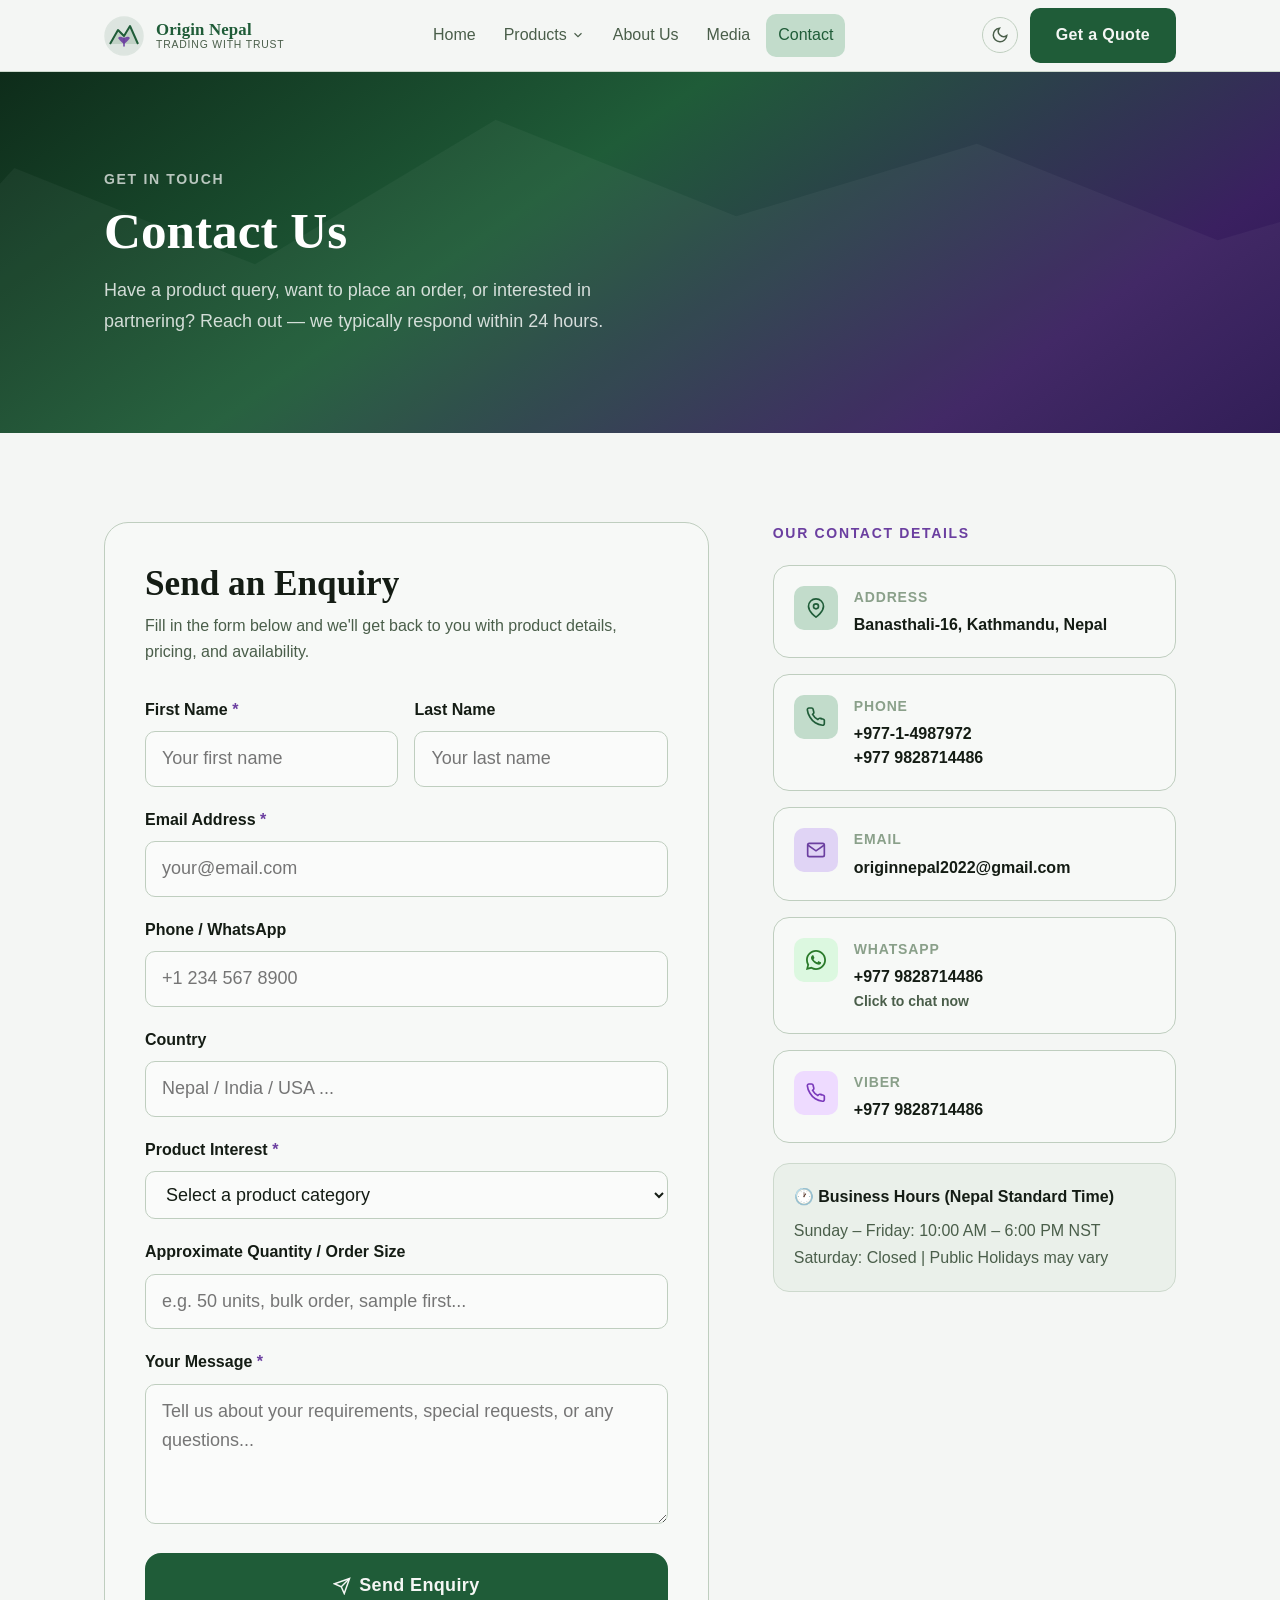
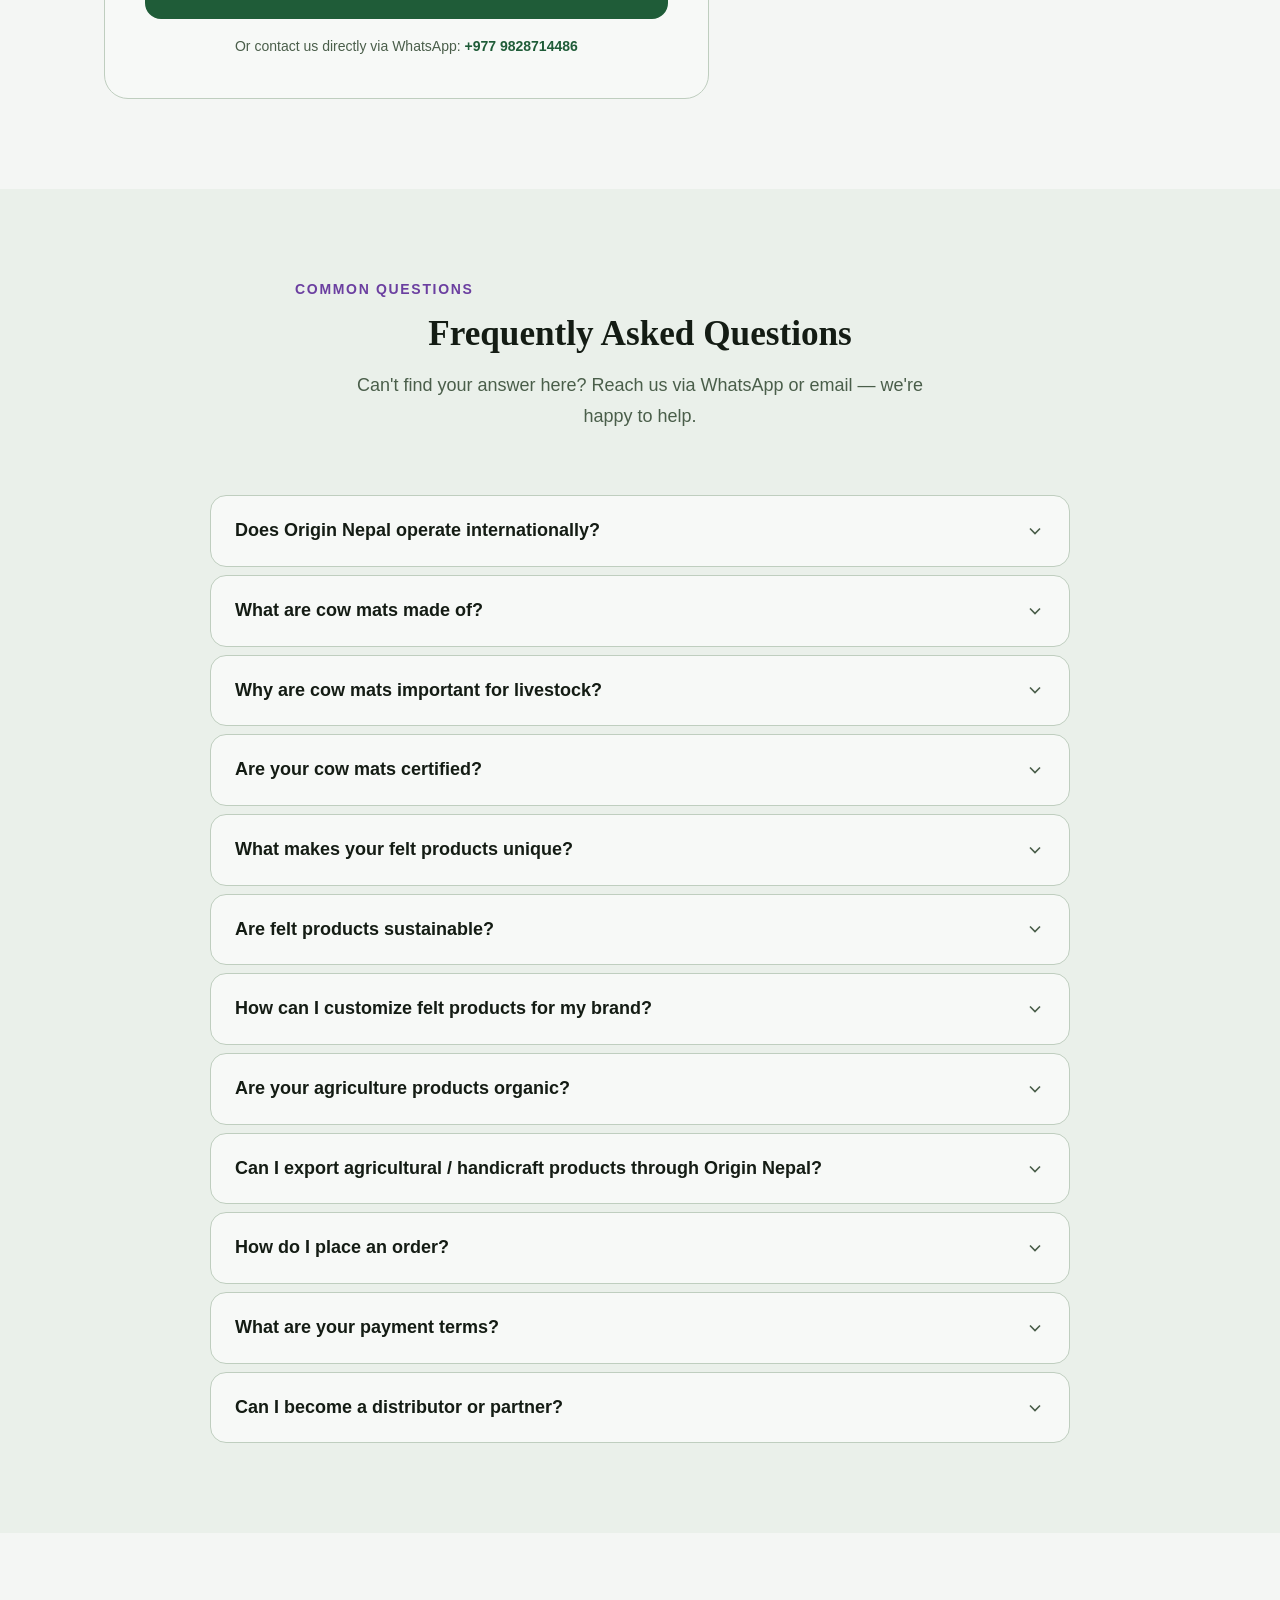
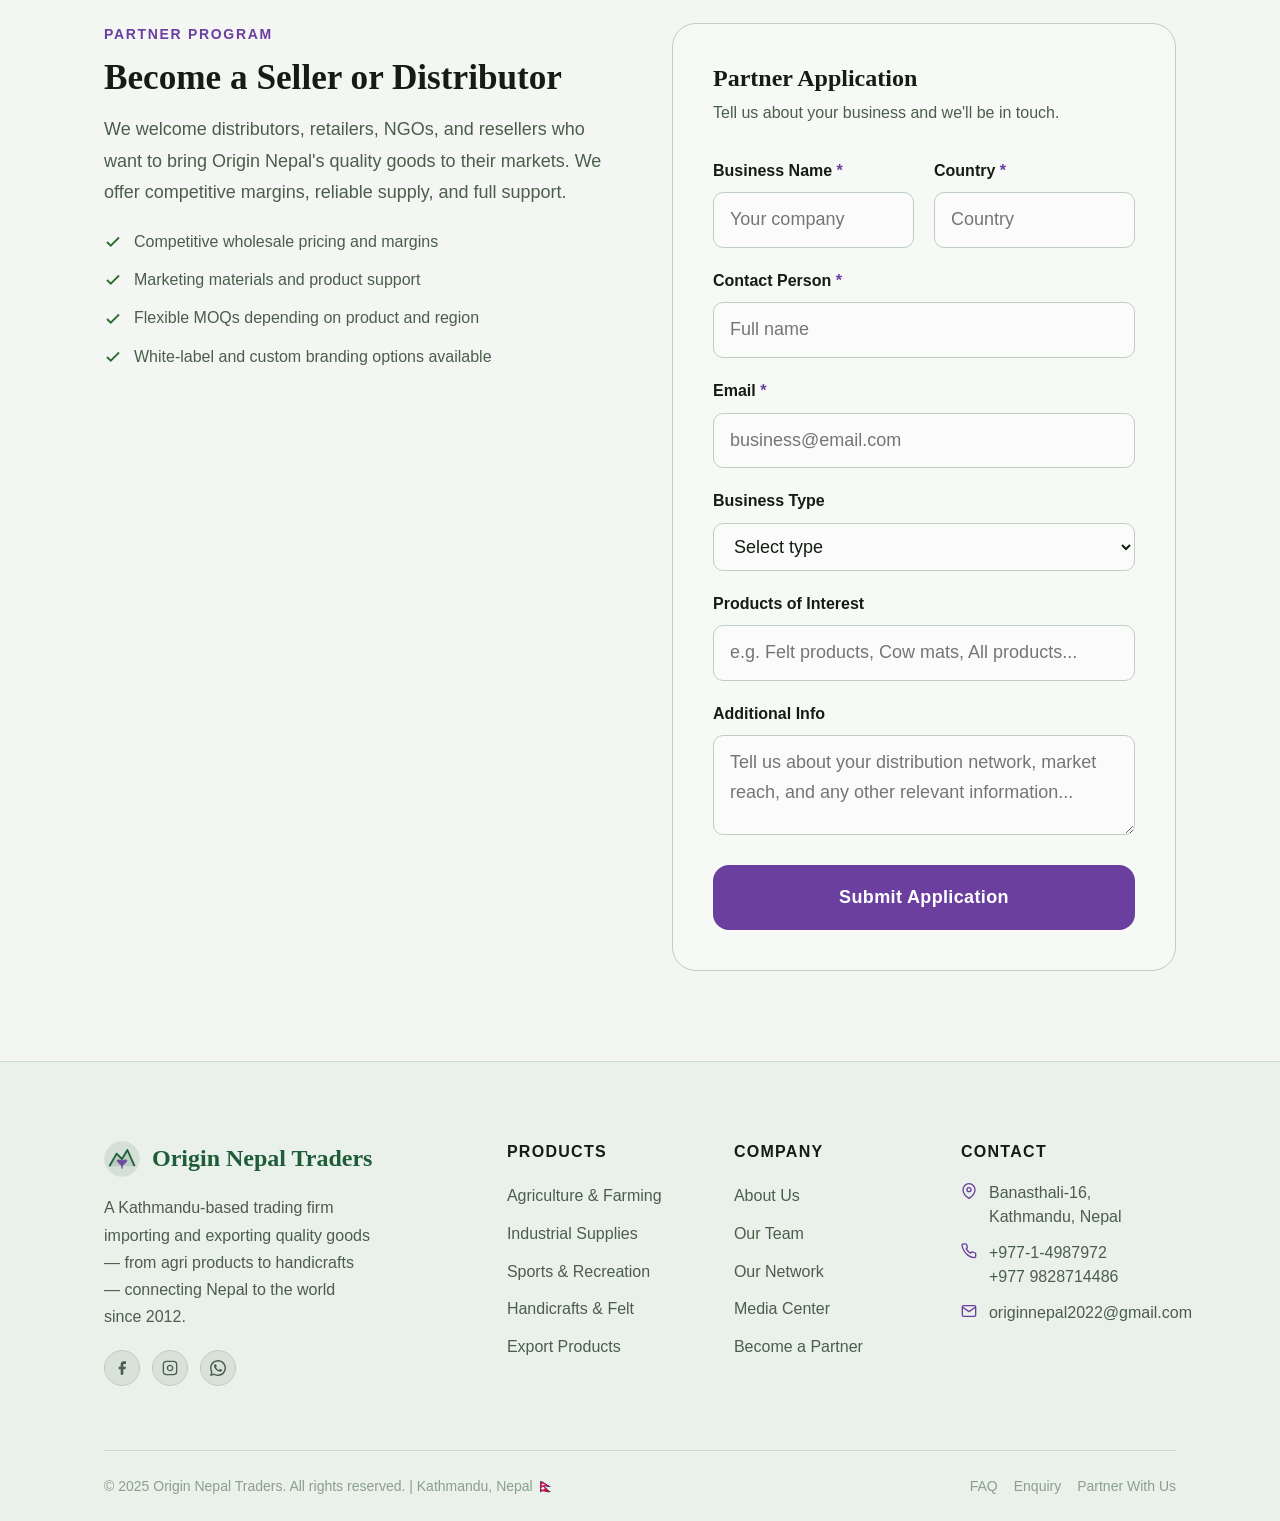
<file: contact.html>
<!DOCTYPE html>
<html lang="en" data-theme="light">
<head>
  <meta charset="UTF-8">
  <meta name="viewport" content="width=device-width, initial-scale=1.0">
  <title>Contact Us — Origin Nepal Traders | Kathmandu, Nepal</title>
  <meta name="description" content="Contact Origin Nepal Traders — Banasthali-16, Kathmandu. Phone: +977-1-4987972. Email: originnepal2022@gmail.com. WhatsApp: +977 9828714486. Send an enquiry or become a partner.">
  <link rel="stylesheet" href="css/tokens.css">
  <link rel="stylesheet" href="css/base.css">
  <link rel="stylesheet" href="css/nav.css">
  <link rel="stylesheet" href="css/footer.css">
  <link rel="stylesheet" href="css/inner-pages.css">
  <script src="js/components.js" defer></script>
  <script src="js/main.js" defer></script>

  <script type="application/ld+json">
  {
    "@context": "https://schema.org",
    "@type": "LocalBusiness",
    "name": "Origin Nepal Traders",
    "address": {
      "@type": "PostalAddress",
      "streetAddress": "Banasthali-16",
      "addressLocality": "Kathmandu",
      "addressCountry": "NP"
    },
    "telephone": "+977-1-4987972",
    "email": "originnepal2022@gmail.com",
    "url": "https://www.originnepal.com.np"
  }
  </script>
</head>
<body>
<div id="nav-placeholder"></div>

<!-- PAGE HEADER -->
<section class="page-header" aria-label="Contact header">
  <div class="container">
    <div class="page-header-content reveal">
      <p class="section-label">Get in Touch</p>
      <h1 class="page-title">Contact Us</h1>
      <p class="page-desc">Have a product query, want to place an order, or interested in partnering? Reach out — we typically respond within 24 hours.</p>
    </div>
  </div>
</section>

<!-- CONTACT SECTION -->
<section id="enquiry" aria-labelledby="contact-title">
  <div class="container">
    <div class="contact-grid">

      <!-- ENQUIRY FORM -->
      <div class="reveal">
        <div class="contact-form-card">
          <h2 class="contact-form-title" id="contact-title">Send an Enquiry</h2>
          <p class="contact-form-subtitle">Fill in the form below and we'll get back to you with product details, pricing, and availability.</p>

          <form id="enquiry-form" novalidate>
            <div style="display: grid; grid-template-columns: 1fr 1fr; gap: var(--space-4);">
              <div class="form-group">
                <label class="form-label" for="first-name">First Name <span style="color:var(--color-accent)">*</span></label>
                <input type="text" id="first-name" name="first_name" class="form-input" placeholder="Your first name" required>
              </div>
              <div class="form-group">
                <label class="form-label" for="last-name">Last Name</label>
                <input type="text" id="last-name" name="last_name" class="form-input" placeholder="Your last name">
              </div>
            </div>

            <div class="form-group">
              <label class="form-label" for="email">Email Address <span style="color:var(--color-accent)">*</span></label>
              <input type="email" id="email" name="email" class="form-input" placeholder="your@email.com" required>
            </div>

            <div class="form-group">
              <label class="form-label" for="phone">Phone / WhatsApp</label>
              <input type="tel" id="phone" name="phone" class="form-input" placeholder="+1 234 567 8900">
            </div>

            <div class="form-group">
              <label class="form-label" for="country">Country</label>
              <input type="text" id="country" name="country" class="form-input" placeholder="Nepal / India / USA ...">
            </div>

            <div class="form-group">
              <label class="form-label" for="product-interest">Product Interest <span style="color:var(--color-accent)">*</span></label>
              <select id="product-interest" name="product_interest" class="form-select" required>
                <option value="" disabled selected>Select a product category</option>
                <option>Rubber Cow Mats (Premium MatMaster)</option>
                <option>Rubber Cow Mats (Regular)</option>
                <option>Steel Milking Cans</option>
                <option>Cow Pregnancy Test Kits</option>
                <option>Sports / Martial Arts Mats</option>
                <option>Yoga Mats</option>
                <option>Children's Play Mats</option>
                <option>Felt Products (Export)</option>
                <option>Handicrafts &amp; Decoratives</option>
                <option>Apparels &amp; Garments</option>
                <option>Multiple Products</option>
                <option>Other / General Enquiry</option>
              </select>
            </div>

            <div class="form-group">
              <label class="form-label" for="quantity">Approximate Quantity / Order Size</label>
              <input type="text" id="quantity" name="quantity" class="form-input" placeholder="e.g. 50 units, bulk order, sample first...">
            </div>

            <div class="form-group">
              <label class="form-label" for="message">Your Message <span style="color:var(--color-accent)">*</span></label>
              <textarea id="message" name="message" class="form-textarea" placeholder="Tell us about your requirements, special requests, or any questions..." required style="min-height: 140px;"></textarea>
            </div>

            <button type="submit" class="btn btn-primary btn-lg" style="width: 100%; justify-content: center;">
              <svg width="18" height="18" viewBox="0 0 24 24" fill="none" stroke="currentColor" stroke-width="2" aria-hidden="true"><line x1="22" y1="2" x2="11" y2="13"/><polygon points="22 2 15 22 11 13 2 9 22 2"/></svg>
              Send Enquiry
            </button>
          </form>

          <p style="font-size: var(--text-xs); color: var(--color-text-muted); margin-top: var(--space-4); text-align: center;">
            Or contact us directly via WhatsApp:
            <a href="https://wa.me/9779828714486" target="_blank" rel="noopener" style="color: var(--color-primary); font-weight: 600;">+977 9828714486</a>
          </p>
        </div>
      </div>

      <!-- CONTACT INFO -->
      <div class="reveal reveal-delay-1">
        <p class="section-label" style="margin-bottom: var(--space-5);">Our Contact Details</p>

        <div class="contact-info-stack">
          <div class="contact-info-card" style="cursor: default;">
            <div class="contact-info-icon" style="background: var(--color-primary-highlight); color: var(--color-primary);">
              <svg width="20" height="20" viewBox="0 0 24 24" fill="none" stroke="currentColor" stroke-width="2"><path d="M21 10c0 7-9 13-9 13s-9-6-9-13a9 9 0 0 1 18 0z"/><circle cx="12" cy="10" r="3"/></svg>
            </div>
            <div>
              <p class="contact-info-label">Address</p>
              <p class="contact-info-value">Banasthali-16, Kathmandu, Nepal</p>
            </div>
          </div>

          <a href="tel:+97714987972" class="contact-info-card">
            <div class="contact-info-icon" style="background: var(--color-primary-highlight); color: var(--color-primary);">
              <svg width="20" height="20" viewBox="0 0 24 24" fill="none" stroke="currentColor" stroke-width="2"><path d="M22 16.92v3a2 2 0 0 1-2.18 2 19.79 19.79 0 0 1-8.63-3.07A19.5 19.5 0 0 1 4.69 12 19.79 19.79 0 0 1 1.61 3.41 2 2 0 0 1 3.6 1.22h3a2 2 0 0 1 2 1.72 12.84 12.84 0 0 0 .7 2.81 2 2 0 0 1-.45 2.11L7.91 8.79a16 16 0 0 0 6.29 6.29l.96-.96a2 2 0 0 1 2.11-.45c.907.339 1.85.573 2.81.7A2 2 0 0 1 22 16.92z"/></svg>
            </div>
            <div>
              <p class="contact-info-label">Phone</p>
              <p class="contact-info-value">+977-1-4987972<br>+977 9828714486</p>
            </div>
          </a>

          <a href="mailto:originnepal2022@gmail.com" class="contact-info-card">
            <div class="contact-info-icon" style="background: var(--color-accent-highlight); color: var(--color-accent);">
              <svg width="20" height="20" viewBox="0 0 24 24" fill="none" stroke="currentColor" stroke-width="2"><path d="M4 4h16c1.1 0 2 .9 2 2v12c0 1.1-.9 2-2 2H4c-1.1 0-2-.9-2-2V6c0-1.1.9-2 2-2z"/><polyline points="22,6 12,13 2,6"/></svg>
            </div>
            <div>
              <p class="contact-info-label">Email</p>
              <p class="contact-info-value">originnepal2022@gmail.com</p>
            </div>
          </a>

          <a href="https://wa.me/9779828714486" class="contact-info-card" target="_blank" rel="noopener">
            <div class="contact-info-icon" style="background: #dcf8e0; color: #2a7a2a;">
              <svg width="20" height="20" viewBox="0 0 24 24" fill="currentColor"><path d="M17.472 14.382c-.297-.149-1.758-.867-2.03-.967-.273-.099-.471-.148-.67.15-.197.297-.767.966-.94 1.164-.173.199-.347.223-.644.075-.297-.15-1.255-.463-2.39-1.475-.883-.788-1.48-1.761-1.653-2.059-.173-.297-.018-.458.13-.606.134-.133.298-.347.446-.52.149-.174.198-.298.298-.497.099-.198.05-.371-.025-.52-.075-.149-.669-1.612-.916-2.207-.242-.579-.487-.5-.669-.51-.173-.008-.371-.01-.57-.01-.198 0-.52.074-.792.372-.272.297-1.04 1.016-1.04 2.479 0 1.462 1.065 2.875 1.213 3.074.149.198 2.096 3.2 5.077 4.487.709.306 1.262.489 1.694.625.712.227 1.36.195 1.871.118.571-.085 1.758-.719 2.006-1.413.248-.694.248-1.289.173-1.413-.074-.124-.272-.198-.57-.347zM12 0C5.373 0 0 5.373 0 12c0 2.125.549 4.126 1.516 5.857L0 24l6.335-1.484A11.945 11.945 0 0 0 12 24c6.627 0 12-5.373 12-12S18.627 0 12 0zm0 21.818a9.818 9.818 0 0 1-5.003-1.366l-.358-.213-3.762.882.923-3.661-.235-.376A9.784 9.784 0 0 1 2.182 12C2.182 6.59 6.59 2.182 12 2.182c5.41 0 9.818 4.408 9.818 9.818 0 5.41-4.408 9.818-9.818 9.818z"/></svg>
            </div>
            <div>
              <p class="contact-info-label">WhatsApp</p>
              <p class="contact-info-value">+977 9828714486<br><span style="font-size: var(--text-xs); color: var(--color-text-muted);">Click to chat now</span></p>
            </div>
          </a>

          <a href="viber://chat?number=9779828714486" class="contact-info-card">
            <div class="contact-info-icon" style="background: #eedbff; color: #7a39bb;">
              <svg width="20" height="20" viewBox="0 0 24 24" fill="none" stroke="currentColor" stroke-width="2"><path d="M22 16.92v3a2 2 0 0 1-2.18 2 19.79 19.79 0 0 1-8.63-3.07A19.5 19.5 0 0 1 4.69 12 19.79 19.79 0 0 1 1.61 3.41 2 2 0 0 1 3.6 1.22h3a2 2 0 0 1 2 1.72 12.84 12.84 0 0 0 .7 2.81 2 2 0 0 1-.45 2.11L7.91 8.79a16 16 0 0 0 6.29 6.29l.96-.96a2 2 0 0 1 2.11-.45c.907.339 1.85.573 2.81.7A2 2 0 0 1 22 16.92z"/></svg>
            </div>
            <div>
              <p class="contact-info-label">Viber</p>
              <p class="contact-info-value">+977 9828714486</p>
            </div>
          </a>
        </div>

        <!-- Operating hours note -->
        <div style="margin-top:var(--space-5);padding:var(--space-5);background:var(--color-surface-offset);border-radius:var(--radius-lg);border:1px solid var(--color-divider);">
          <p style="font-size:var(--text-sm);font-weight:700;color:var(--color-text);margin-bottom:var(--space-2);">🕐 Business Hours (Nepal Standard Time)</p>
          <p style="font-size:var(--text-sm);color:var(--color-text-muted);">Sunday – Friday: 10:00 AM – 6:00 PM NST<br>Saturday: Closed | Public Holidays may vary</p>
        </div>
      </div>

    </div>
  </div>
</section>

<!-- FAQ SECTION -->
<section style="background: var(--color-surface-offset);" aria-labelledby="faq-title" id="faq">
  <div class="container">
    <div class="section-header reveal" style="text-align: center; margin-bottom: clamp(var(--space-10), 5vw, var(--space-16));">
      <p class="section-label">Common Questions</p>
      <h2 class="section-title" id="faq-title">Frequently Asked Questions</h2>
      <p class="section-subtitle" style="margin-inline: auto;">Can't find your answer here? Reach us via WhatsApp or email — we're happy to help.</p>
    </div>

    <div class="faq-list" role="list">

      <div class="faq-item" role="listitem">
        <button class="faq-question" aria-expanded="false">
          Does Origin Nepal operate internationally?
          <svg class="faq-chevron" viewBox="0 0 24 24" fill="none" stroke="currentColor" stroke-width="2" aria-hidden="true"><path d="m6 9 6 6 6-6"/></svg>
        </button>
        <div class="faq-answer">
          <div class="faq-answer-inner">Yes, we trade both domestically and internationally. We export Nepal's quality goods — including felt products, handicrafts, agri items, and more — to buyers across Asia, Europe, and beyond. We manage complete export documentation including certificates of origin, commercial invoices, and customs compliance.</div>
        </div>
      </div>

      <div class="faq-item">
        <button class="faq-question" aria-expanded="false">
          What are cow mats made of?
          <svg class="faq-chevron" viewBox="0 0 24 24" fill="none" stroke="currentColor" stroke-width="2" aria-hidden="true"><path d="m6 9 6 6 6-6"/></svg>
        </button>
        <div class="faq-answer">
          <div class="faq-answer-inner">Our premium cow mats are made from high-quality natural rubber, ensuring durability, comfort, and non-slip properties. The grooved surface is waterproof and hygienic — ideal for dairy farming environments.</div>
        </div>
      </div>

      <div class="faq-item">
        <button class="faq-question" aria-expanded="false">
          Why are cow mats important for livestock?
          <svg class="faq-chevron" viewBox="0 0 24 24" fill="none" stroke="currentColor" stroke-width="2" aria-hidden="true"><path d="m6 9 6 6 6-6"/></svg>
        </button>
        <div class="faq-answer">
          <div class="faq-answer-inner">Rubber cow mats enhance animal comfort, reduce injuries, and improve milk yield by providing a secure surface for cows to stand, lie down, and move. Slippery surfaces can negatively impact fertility and food intake. Our mats also keep beds clean and dry with grooved drainage channels.</div>
        </div>
      </div>

      <div class="faq-item">
        <button class="faq-question" aria-expanded="false">
          Are your cow mats certified?
          <svg class="faq-chevron" viewBox="0 0 24 24" fill="none" stroke="currentColor" stroke-width="2" aria-hidden="true"><path d="m6 9 6 6 6-6"/></svg>
        </button>
        <div class="faq-answer">
          <div class="faq-answer-inner">Yes, our premium rubber cow mats hold ISO certifications confirming quality, safety, and manufacturing standards. Documentation is available upon request.</div>
        </div>
      </div>

      <div class="faq-item">
        <button class="faq-question" aria-expanded="false">
          What makes your felt products unique?
          <svg class="faq-chevron" viewBox="0 0 24 24" fill="none" stroke="currentColor" stroke-width="2" aria-hidden="true"><path d="m6 9 6 6 6-6"/></svg>
        </button>
        <div class="faq-answer">
          <div class="faq-answer-inner">Our felt products are handcrafted using traditional techniques in Nepal, made from pure Himalayan sheep wool with plant-based dyes and olive soap processing. This ensures 100% eco-friendliness and cultural authenticity. Each piece carries the heritage of Nepali craftsmanship.</div>
        </div>
      </div>

      <div class="faq-item">
        <button class="faq-question" aria-expanded="false">
          Are felt products sustainable?
          <svg class="faq-chevron" viewBox="0 0 24 24" fill="none" stroke="currentColor" stroke-width="2" aria-hidden="true"><path d="m6 9 6 6 6-6"/></svg>
        </button>
        <div class="faq-answer">
          <div class="faq-answer-inner">Yes. Wool is a renewable resource, and our production process avoids harsh chemicals — using plant-based dyes and olive soap instead. This makes our felt products environmentally friendly from material to finished product.</div>
        </div>
      </div>

      <div class="faq-item">
        <button class="faq-question" aria-expanded="false">
          How can I customize felt products for my brand?
          <svg class="faq-chevron" viewBox="0 0 24 24" fill="none" stroke="currentColor" stroke-width="2" aria-hidden="true"><path d="m6 9 6 6 6-6"/></svg>
        </button>
        <div class="faq-answer">
          <div class="faq-answer-inner">We offer custom designs, colors, and branding options for felt products. Minimum order quantities (MOQs) apply. Please contact us with your requirements and we'll provide a customization proposal with pricing and lead times.</div>
        </div>
      </div>

      <div class="faq-item">
        <button class="faq-question" aria-expanded="false">
          Are your agriculture products organic?
          <svg class="faq-chevron" viewBox="0 0 24 24" fill="none" stroke="currentColor" stroke-width="2" aria-hidden="true"><path d="m6 9 6 6 6-6"/></svg>
        </button>
        <div class="faq-answer">
          <div class="faq-answer-inner">Some of our agricultural products are certified organic. Please contact us for specific details about individual products and market availability.</div>
        </div>
      </div>

      <div class="faq-item">
        <button class="faq-question" aria-expanded="false">
          Can I export agricultural / handicraft products through Origin Nepal?
          <svg class="faq-chevron" viewBox="0 0 24 24" fill="none" stroke="currentColor" stroke-width="2" aria-hidden="true"><path d="m6 9 6 6 6-6"/></svg>
        </button>
        <div class="faq-answer">
          <div class="faq-answer-inner">Yes, absolutely! We can facilitate the export of agricultural products, handicrafts, and other "Made in Nepal" goods. We handle the documentation, compliance, packaging, and logistics. Contact us to discuss your export requirements.</div>
        </div>
      </div>

      <div class="faq-item">
        <button class="faq-question" aria-expanded="false">
          How do I place an order?
          <svg class="faq-chevron" viewBox="0 0 24 24" fill="none" stroke="currentColor" stroke-width="2" aria-hidden="true"><path d="m6 9 6 6 6-6"/></svg>
        </button>
        <div class="faq-answer">
          <div class="faq-answer-inner">Contact us via the enquiry form above, email (originnepal2022@gmail.com), or WhatsApp (+977 9828714486) with product details and quantities. We'll respond with pricing, MOQs, and customization options. We offer branding and white-label services too.</div>
        </div>
      </div>

      <div class="faq-item">
        <button class="faq-question" aria-expanded="false">
          What are your payment terms?
          <svg class="faq-chevron" viewBox="0 0 24 24" fill="none" stroke="currentColor" stroke-width="2" aria-hidden="true"><path d="m6 9 6 6 6-6"/></svg>
        </button>
        <div class="faq-answer">
          <div class="faq-answer-inner">Payment terms vary by order size, product type, and buyer relationship. We accept bank transfers, letters of credit, and other negotiated methods. For first-time orders, we typically work with advance or partial advance payment arrangements.</div>
        </div>
      </div>

      <div class="faq-item">
        <button class="faq-question" aria-expanded="false">
          Can I become a distributor or partner?
          <svg class="faq-chevron" viewBox="0 0 24 24" fill="none" stroke="currentColor" stroke-width="2" aria-hidden="true"><path d="m6 9 6 6 6-6"/></svg>
        </button>
        <div class="faq-answer">
          <div class="faq-answer-inner">Yes! We actively work with retailers, wholesalers, and NGOs. Contact us to discuss partnerships, margins, territory rights, and network expansion opportunities. Fill in the "Become a Partner" form below.</div>
        </div>
      </div>

    </div>
  </div>
</section>

<!-- BECOME A SELLER/PARTNER -->
<section id="become-seller" aria-labelledby="seller-title">
  <div class="container">
    <div style="display: grid; grid-template-columns: 1fr 1fr; gap: clamp(var(--space-8), 5vw, var(--space-16)); align-items: start;">

      <div class="reveal">
        <p class="section-label">Partner Program</p>
        <h2 class="section-title" id="seller-title">Become a Seller or Distributor</h2>
        <p style="font-size:var(--text-base);color:var(--color-text-muted);line-height:1.75;margin-bottom:var(--space-5);">
          We welcome distributors, retailers, NGOs, and resellers who want to bring Origin Nepal's quality goods to their markets. We offer competitive margins, reliable supply, and full support.
        </p>
        <div style="display:flex;flex-direction:column;gap:var(--space-3);margin-bottom:var(--space-6);">
          <div style="display:flex;align-items:center;gap:var(--space-3);font-size:var(--text-sm);color:var(--color-text-muted);">
            <svg width="18" height="18" viewBox="0 0 24 24" fill="none" stroke="var(--color-success)" stroke-width="2.5"><polyline points="20 6 9 17 4 12"/></svg>
            Competitive wholesale pricing and margins
          </div>
          <div style="display:flex;align-items:center;gap:var(--space-3);font-size:var(--text-sm);color:var(--color-text-muted);">
            <svg width="18" height="18" viewBox="0 0 24 24" fill="none" stroke="var(--color-success)" stroke-width="2.5"><polyline points="20 6 9 17 4 12"/></svg>
            Marketing materials and product support
          </div>
          <div style="display:flex;align-items:center;gap:var(--space-3);font-size:var(--text-sm);color:var(--color-text-muted);">
            <svg width="18" height="18" viewBox="0 0 24 24" fill="none" stroke="var(--color-success)" stroke-width="2.5"><polyline points="20 6 9 17 4 12"/></svg>
            Flexible MOQs depending on product and region
          </div>
          <div style="display:flex;align-items:center;gap:var(--space-3);font-size:var(--text-sm);color:var(--color-text-muted);">
            <svg width="18" height="18" viewBox="0 0 24 24" fill="none" stroke="var(--color-success)" stroke-width="2.5"><polyline points="20 6 9 17 4 12"/></svg>
            White-label and custom branding options available
          </div>
        </div>
      </div>

      <div class="reveal reveal-delay-1">
        <div class="contact-form-card">
          <h3 class="contact-form-title" style="font-size: var(--text-lg);">Partner Application</h3>
          <p class="contact-form-subtitle">Tell us about your business and we'll be in touch.</p>

          <form id="seller-form" novalidate>
            <div class="become-seller-grid">
              <div class="form-group">
                <label class="form-label" for="biz-name">Business Name <span style="color:var(--color-accent)">*</span></label>
                <input type="text" id="biz-name" name="biz_name" class="form-input" placeholder="Your company" required>
              </div>
              <div class="form-group">
                <label class="form-label" for="biz-country">Country <span style="color:var(--color-accent)">*</span></label>
                <input type="text" id="biz-country" name="country" class="form-input" placeholder="Country" required>
              </div>
            </div>

            <div class="form-group">
              <label class="form-label" for="contact-name">Contact Person <span style="color:var(--color-accent)">*</span></label>
              <input type="text" id="contact-name" name="contact_name" class="form-input" placeholder="Full name" required>
            </div>

            <div class="form-group">
              <label class="form-label" for="biz-email">Email <span style="color:var(--color-accent)">*</span></label>
              <input type="email" id="biz-email" name="email" class="form-input" placeholder="business@email.com" required>
            </div>

            <div class="form-group">
              <label class="form-label" for="biz-type">Business Type</label>
              <select id="biz-type" name="biz_type" class="form-select">
                <option value="" disabled selected>Select type</option>
                <option>Retailer</option>
                <option>Wholesaler / Distributor</option>
                <option>NGO / Non-Profit</option>
                <option>Online Seller / E-commerce</option>
                <option>Other</option>
              </select>
            </div>

            <div class="form-group">
              <label class="form-label" for="products-interest">Products of Interest</label>
              <input type="text" id="products-interest" name="products" class="form-input" placeholder="e.g. Felt products, Cow mats, All products...">
            </div>

            <div class="form-group">
              <label class="form-label" for="partner-message">Additional Info</label>
              <textarea id="partner-message" name="message" class="form-textarea" placeholder="Tell us about your distribution network, market reach, and any other relevant information..." style="min-height: 100px;"></textarea>
            </div>

            <button type="submit" class="btn btn-accent btn-lg" style="width: 100%; justify-content: center;">
              Submit Application
            </button>
          </form>
        </div>
      </div>

    </div>
  </div>
</section>

<div id="footer-placeholder"></div>

<script>
// Seller form handler
document.addEventListener('DOMContentLoaded', () => {
  const sellerForm = document.querySelector('#seller-form');
  if (sellerForm) {
    sellerForm.addEventListener('submit', (e) => {
      e.preventDefault();
      const btn = sellerForm.querySelector('[type="submit"]');
      btn.textContent = 'Submitting...';
      btn.disabled = true;
      setTimeout(() => {
        btn.textContent = 'Application Submitted!';
        btn.style.background = 'var(--color-success)';
        setTimeout(() => {
          btn.textContent = 'Submit Application';
          btn.disabled = false;
          btn.style.background = '';
          sellerForm.reset();
        }, 3000);
      }, 1200);
    });
  }
});
</script>
</body>
</html>
</file>
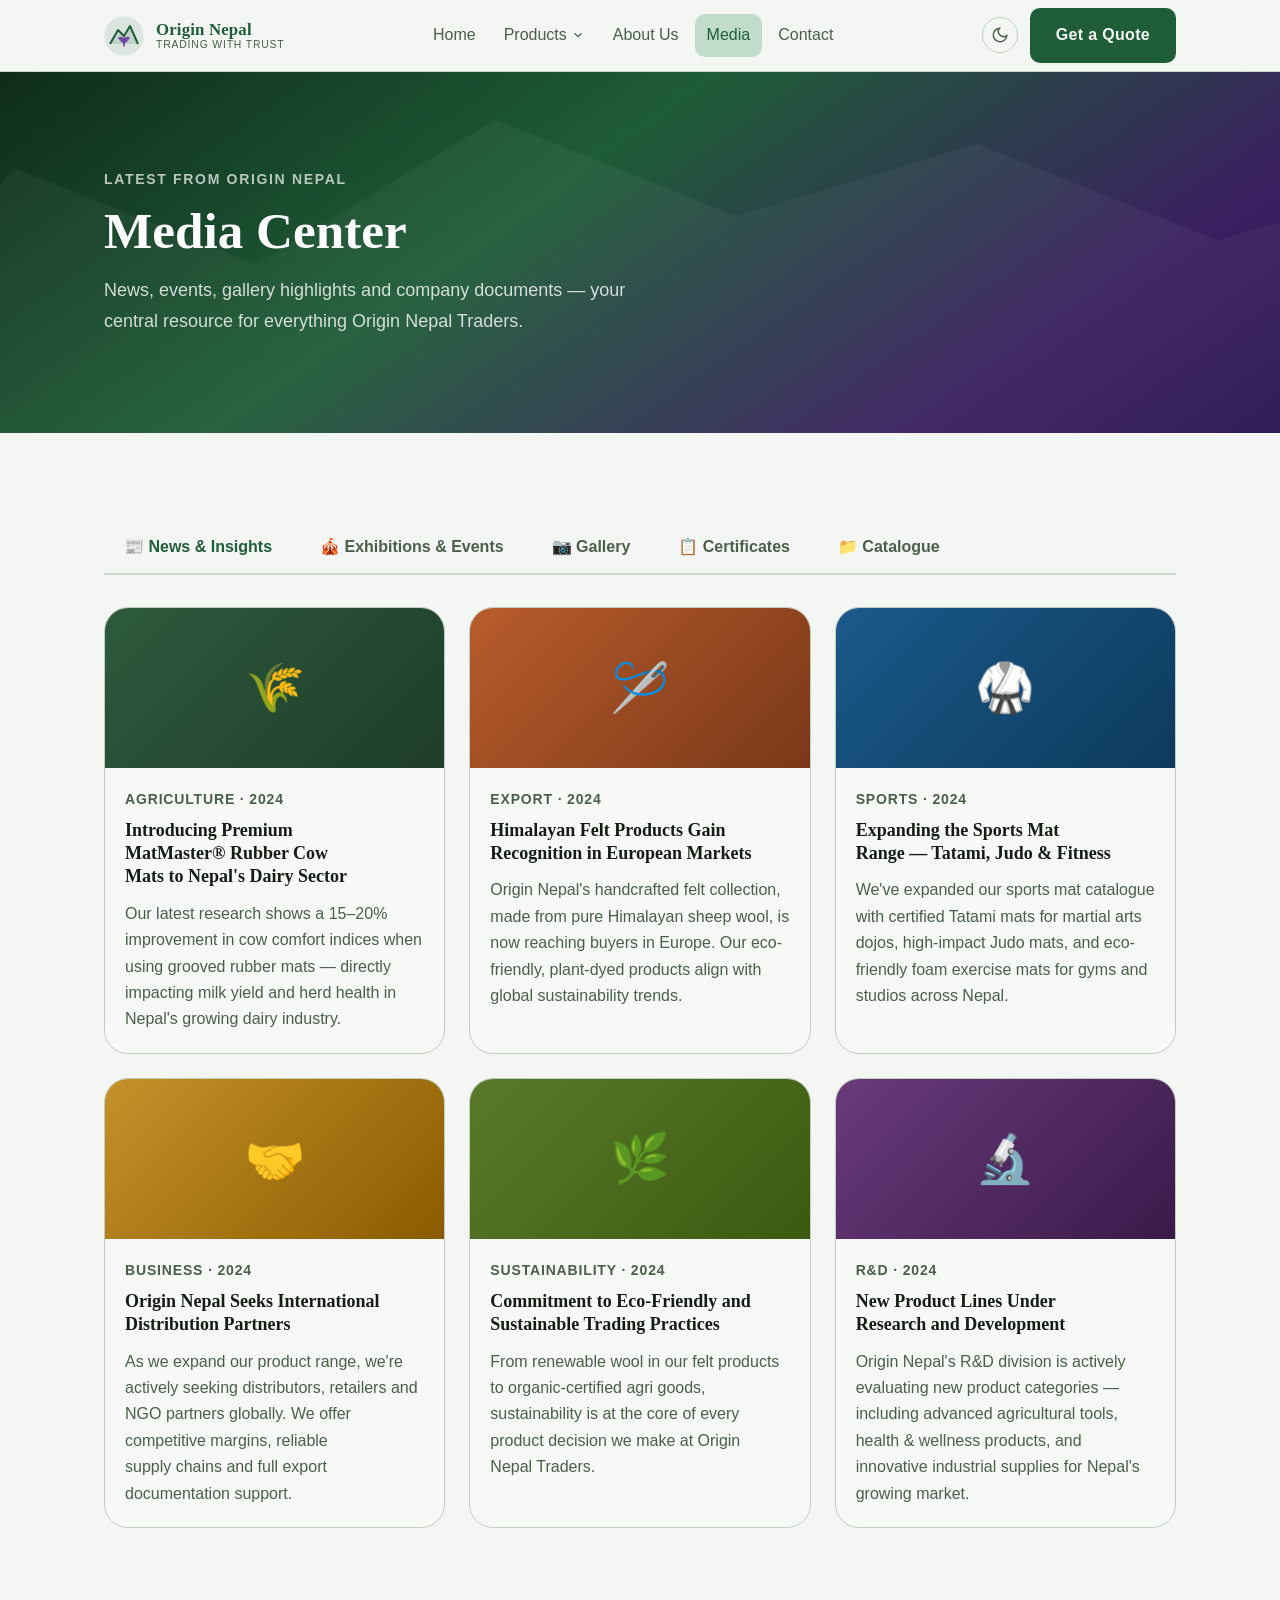
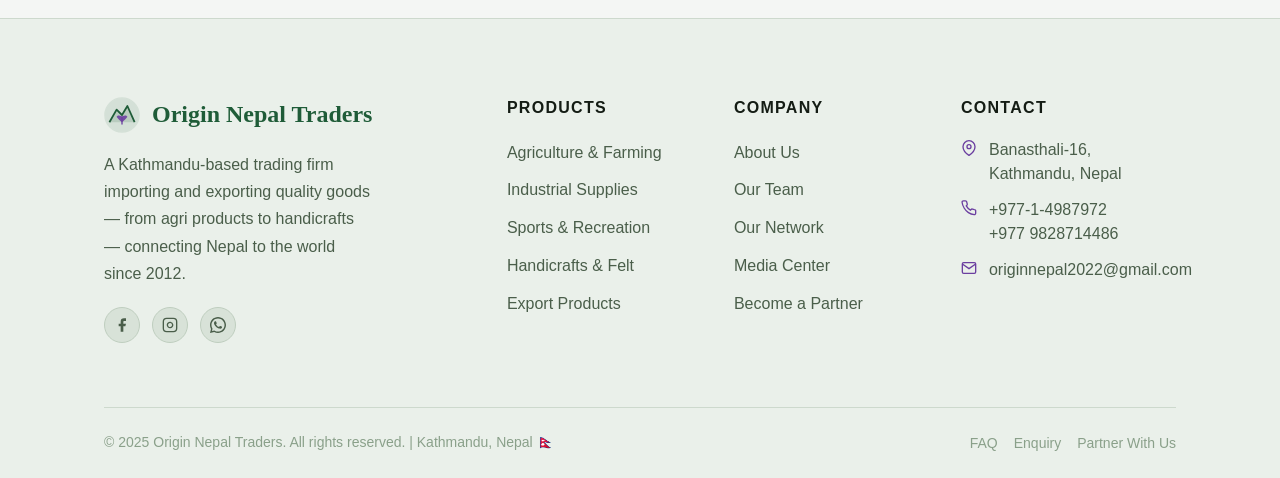
<file: media.html>
<!DOCTYPE html>
<html lang="en" data-theme="light">
<head>
  <meta charset="UTF-8">
  <meta name="viewport" content="width=device-width, initial-scale=1.0">
  <title>Media Center — Origin Nepal Traders | News, Gallery & Certificates</title>
  <meta name="description" content="Origin Nepal Traders Media Center — news, exhibitions, gallery, product catalogue and certifications. Stay updated with our latest activities.">
  <link rel="stylesheet" href="css/tokens.css">
  <link rel="stylesheet" href="css/base.css">
  <link rel="stylesheet" href="css/nav.css">
  <link rel="stylesheet" href="css/footer.css">
  <link rel="stylesheet" href="css/inner-pages.css">
  <script src="js/components.js" defer></script>
  <script src="js/main.js" defer></script>
</head>
<body>
<div id="nav-placeholder"></div>

<!-- PAGE HEADER -->
<section class="page-header" aria-label="Media header">
  <div class="container">
    <div class="page-header-content reveal">
      <p class="section-label">Latest from Origin Nepal</p>
      <h1 class="page-title">Media Center</h1>
      <p class="page-desc">News, events, gallery highlights and company documents — your central resource for everything Origin Nepal Traders.</p>
    </div>
  </div>
</section>

<!-- MEDIA TABS -->
<section aria-label="Media sections">
  <div class="container">

    <div class="media-tabs" role="tablist" data-tabs>
      <button class="media-tab active" data-tab="news" role="tab" aria-selected="true">📰 News &amp; Insights</button>
      <button class="media-tab" data-tab="exhibitions" role="tab" aria-selected="false">🎪 Exhibitions &amp; Events</button>
      <button class="media-tab" data-tab="gallery" role="tab" aria-selected="false">📷 Gallery</button>
      <button class="media-tab" data-tab="certificates" role="tab" aria-selected="false">📋 Certificates</button>
      <button class="media-tab" data-tab="catalogue" role="tab" aria-selected="false">📁 Catalogue</button>
    </div>

    <!-- NEWS & INSIGHTS -->
    <div class="media-panel active" data-panel="news" role="tabpanel">
      <div class="news-grid">
        <article class="news-card reveal">
          <div class="news-card-img" style="background: linear-gradient(135deg, #2d5a3d 0%, #1e3d2a 100%);">🌾</div>
          <div class="news-card-body">
            <p class="news-date">Agriculture · 2024</p>
            <h3 class="news-title">Introducing Premium MatMaster® Rubber Cow Mats to Nepal's Dairy Sector</h3>
            <p class="news-excerpt">Our latest research shows a 15–20% improvement in cow comfort indices when using grooved rubber mats — directly impacting milk yield and herd health in Nepal's growing dairy industry.</p>
          </div>
        </article>

        <article class="news-card reveal reveal-delay-1">
          <div class="news-card-img" style="background: linear-gradient(135deg, #b85c2c 0%, #7a3818 100%);">🪡</div>
          <div class="news-card-body">
            <p class="news-date">Export · 2024</p>
            <h3 class="news-title">Himalayan Felt Products Gain Recognition in European Markets</h3>
            <p class="news-excerpt">Origin Nepal's handcrafted felt collection, made from pure Himalayan sheep wool, is now reaching buyers in Europe. Our eco-friendly, plant-dyed products align with global sustainability trends.</p>
          </div>
        </article>

        <article class="news-card reveal reveal-delay-2">
          <div class="news-card-img" style="background: linear-gradient(135deg, #1a5a8a 0%, #0d3a5c 100%);">🥋</div>
          <div class="news-card-body">
            <p class="news-date">Sports · 2024</p>
            <h3 class="news-title">Expanding the Sports Mat Range — Tatami, Judo &amp; Fitness</h3>
            <p class="news-excerpt">We've expanded our sports mat catalogue with certified Tatami mats for martial arts dojos, high-impact Judo mats, and eco-friendly foam exercise mats for gyms and studios across Nepal.</p>
          </div>
        </article>

        <article class="news-card reveal">
          <div class="news-card-img" style="background: linear-gradient(135deg, #c4922a 0%, #8a5b00 100%);">🤝</div>
          <div class="news-card-body">
            <p class="news-date">Business · 2024</p>
            <h3 class="news-title">Origin Nepal Seeks International Distribution Partners</h3>
            <p class="news-excerpt">As we expand our product range, we're actively seeking distributors, retailers and NGO partners globally. We offer competitive margins, reliable supply chains and full export documentation support.</p>
          </div>
        </article>

        <article class="news-card reveal reveal-delay-1">
          <div class="news-card-img" style="background: linear-gradient(135deg, #5a7a2a 0%, #3a5a10 100%);">🌿</div>
          <div class="news-card-body">
            <p class="news-date">Sustainability · 2024</p>
            <h3 class="news-title">Commitment to Eco-Friendly and Sustainable Trading Practices</h3>
            <p class="news-excerpt">From renewable wool in our felt products to organic-certified agri goods, sustainability is at the core of every product decision we make at Origin Nepal Traders.</p>
          </div>
        </article>

        <article class="news-card reveal reveal-delay-2">
          <div class="news-card-img" style="background: linear-gradient(135deg, #6a3a7a 0%, #3a1a4a 100%);">🔬</div>
          <div class="news-card-body">
            <p class="news-date">R&amp;D · 2024</p>
            <h3 class="news-title">New Product Lines Under Research and Development</h3>
            <p class="news-excerpt">Origin Nepal's R&D division is actively evaluating new product categories — including advanced agricultural tools, health & wellness products, and innovative industrial supplies for Nepal's growing market.</p>
          </div>
        </article>
      </div>
    </div>

    <!-- EXHIBITIONS & EVENTS -->
    <div class="media-panel" data-panel="exhibitions" role="tabpanel">
      <div class="news-grid">
        <article class="news-card reveal">
          <div class="news-card-img" style="background: linear-gradient(135deg, #2d5a3d, #1e3d2a);">🏪</div>
          <div class="news-card-body">
            <p class="news-date">Trade Fair · Kathmandu</p>
            <h3 class="news-title">Nepal International Trade Fair</h3>
            <p class="news-excerpt">Origin Nepal participates in Nepal's premier trade fair, showcasing our full product range to domestic buyers, distributors, and international visitors. A key networking and product launch event.</p>
          </div>
        </article>

        <article class="news-card reveal reveal-delay-1">
          <div class="news-card-img" style="background: linear-gradient(135deg, #b85c2c, #7a3818);">🌏</div>
          <div class="news-card-body">
            <p class="news-date">International Exhibition</p>
            <h3 class="news-title">Handicraft &amp; Handloom Export Promotion</h3>
            <p class="news-excerpt">Our felt and handicraft products are featured at international exhibitions promoting Nepal's traditional crafts. Direct engagement with global buyers seeking authentic, sustainable Nepali goods.</p>
          </div>
        </article>

        <article class="news-card reveal reveal-delay-2">
          <div class="news-card-img" style="background: linear-gradient(135deg, #c4922a, #8a5b00);">🐄</div>
          <div class="news-card-body">
            <p class="news-date">Agricultural Expo · Nepal</p>
            <h3 class="news-title">National Agricultural Technology Expo</h3>
            <p class="news-excerpt">Demonstrating our rubber cow mats, steel milking cans and livestock management solutions to Nepal's dairy farmers and agricultural cooperatives at the national agri technology exposition.</p>
          </div>
        </article>
      </div>

      <div style="margin-top: var(--space-8); text-align: center;">
        <div class="partner-cta reveal" style="justify-content: center; flex-direction: column; align-items: center; text-align: center; max-width: 600px; margin: 0 auto;">
          <h3 style="font-family: var(--font-display); font-size: var(--text-lg); font-weight: 700; color: var(--color-text); margin-bottom: var(--space-3);">Invite Us to Your Next Event</h3>
          <p style="font-size: var(--text-sm); color: var(--color-text-muted); margin-bottom: var(--space-5); max-width: none;">Looking for a reliable Nepal-based trading partner for your trade fair or exhibition? We're open to participation opportunities worldwide.</p>
          <a href="contact.html#enquiry" class="btn btn-primary">Contact Us</a>
        </div>
      </div>
    </div>

    <!-- GALLERY -->
    <div class="media-panel" data-panel="gallery" role="tabpanel">
      <div class="gallery-grid">
        <div class="gallery-item reveal" style="background: linear-gradient(135deg, #2d5a3d, #1e3d2a);" title="Rubber Cow Mats">🐄</div>
        <div class="gallery-item reveal reveal-delay-1" style="background: linear-gradient(135deg, #5a6a7a, #3a4a5a);" title="Steel Milking Cans">🥛</div>
        <div class="gallery-item reveal reveal-delay-2" style="background: linear-gradient(135deg, #b85c2c, #7a3818);" title="Felt Products">🪡</div>
        <div class="gallery-item reveal reveal-delay-3" style="background: linear-gradient(135deg, #1a5a8a, #0d3a5c);" title="Sports Mats">🥋</div>
        <div class="gallery-item reveal" style="background: linear-gradient(135deg, #c4922a, #8a5b00);" title="Handicrafts">🏺</div>
        <div class="gallery-item reveal reveal-delay-1" style="background: linear-gradient(135deg, #7a39bb, #4a1a7a);" title="Yoga Mats">🧘</div>
        <div class="gallery-item reveal reveal-delay-2" style="background: linear-gradient(135deg, #2a5a1a, #1a3a0a);" title="Judo Mats">🤸</div>
        <div class="gallery-item reveal reveal-delay-3" style="background: linear-gradient(135deg, #5a2a7a, #3a1a5a);" title="Products">📦</div>
        <div class="gallery-item reveal" style="background: linear-gradient(135deg, #3a5a1a, #2a3a10);" title="Nepal Landscape">🏔️</div>
        <div class="gallery-item reveal reveal-delay-1" style="background: linear-gradient(135deg, #7a4a2a, #4a2a10);" title="Artisan Workshop">🔨</div>
        <div class="gallery-item reveal reveal-delay-2" style="background: linear-gradient(135deg, #1a4a7a, #0a2a5a);" title="Export Packaging">📬</div>
        <div class="gallery-item reveal reveal-delay-3" style="background: linear-gradient(135deg, #5a3a2a, #3a2a1a);" title="Trade Fair">🏪</div>
      </div>
      <p style="text-align:center;font-size:var(--text-sm);color:var(--color-text-muted);margin-top:var(--space-6);">
        Contact us at <a href="mailto:originnepal2022@gmail.com" style="color:var(--color-primary);">originnepal2022@gmail.com</a> to request our full product image catalogue.
      </p>
    </div>

    <!-- CERTIFICATES -->
    <div class="media-panel" data-panel="certificates" role="tabpanel">
      <div class="certs-grid">
        <div class="cert-card reveal">
          <div class="cert-icon">
            <svg width="24" height="24" viewBox="0 0 24 24" fill="none" stroke="currentColor" stroke-width="2"><circle cx="12" cy="8" r="7"/><polyline points="8.21 13.89 7 23 12 20 17 23 15.79 13.88"/></svg>
          </div>
          <div>
            <p class="cert-name">ISO Certification</p>
            <p class="cert-desc">Our rubber cow mats hold ISO certifications confirming quality, safety and manufacturing standards.</p>
          </div>
        </div>
        <div class="cert-card reveal reveal-delay-1">
          <div class="cert-icon" style="background: var(--color-accent-highlight); color: var(--color-accent);">
            <svg width="24" height="24" viewBox="0 0 24 24" fill="none" stroke="currentColor" stroke-width="2"><path d="M14 2H6a2 2 0 0 0-2 2v16a2 2 0 0 0 2 2h12a2 2 0 0 0 2-2V8z"/><polyline points="14 2 14 8 20 8"/><line x1="16" y1="13" x2="8" y2="13"/><line x1="16" y1="17" x2="8" y2="17"/><polyline points="10 9 9 9 8 9"/></svg>
          </div>
          <div>
            <p class="cert-name">Certificate of Origin</p>
            <p class="cert-desc">All export products come with official Nepal certificates of origin for smooth international customs clearance.</p>
          </div>
        </div>
        <div class="cert-card reveal reveal-delay-2">
          <div class="cert-icon" style="background: #f5edda; color: var(--color-gold);">
            <svg width="24" height="24" viewBox="0 0 24 24" fill="none" stroke="currentColor" stroke-width="2"><path d="M12 22s8-4 8-10V5l-8-3-8 3v7c0 6 8 10 8 10z"/></svg>
          </div>
          <div>
            <p class="cert-name">Quality Assurance</p>
            <p class="cert-desc">Internal quality control processes ensuring every product meets specification before dispatch. Documented QC reports available.</p>
          </div>
        </div>
        <div class="cert-card reveal">
          <div class="cert-icon" style="background: #e5f5e5; color: #2a7a2a;">
            <svg width="24" height="24" viewBox="0 0 24 24" fill="none" stroke="currentColor" stroke-width="2"><path d="M12 2L2 7l10 5 10-5-10-5z"/><path d="M2 17l10 5 10-5"/><path d="M2 12l10 5 10-5"/></svg>
          </div>
          <div>
            <p class="cert-name">Eco-Friendly Compliance</p>
            <p class="cert-desc">Felt products produced without harsh chemicals — plant-based dyes and olive soap processing. Environmental compliance documentation available.</p>
          </div>
        </div>
        <div class="cert-card reveal reveal-delay-1">
          <div class="cert-icon" style="background: var(--color-primary-highlight); color: var(--color-primary);">
            <svg width="24" height="24" viewBox="0 0 24 24" fill="none" stroke="currentColor" stroke-width="2"><rect x="2" y="3" width="20" height="14" rx="2" ry="2"/><line x1="8" y1="21" x2="16" y2="21"/><line x1="12" y1="17" x2="12" y2="21"/></svg>
          </div>
          <div>
            <p class="cert-name">Business Registration</p>
            <p class="cert-desc">Registered trading company in Nepal. Full business documentation, PAN/VAT registration and trade license available upon request.</p>
          </div>
        </div>
        <div class="cert-card reveal reveal-delay-2">
          <div class="cert-icon" style="background: #eedaee; color: #7a39bb;">
            <svg width="24" height="24" viewBox="0 0 24 24" fill="none" stroke="currentColor" stroke-width="2"><path d="M20.84 4.61a5.5 5.5 0 0 0-7.78 0L12 5.67l-1.06-1.06a5.5 5.5 0 0 0-7.78 7.78l1.06 1.06L12 21.23l7.78-7.78 1.06-1.06a5.5 5.5 0 0 0 0-7.78z"/></svg>
          </div>
          <div>
            <p class="cert-name">Fair Trade Practices</p>
            <p class="cert-desc">Commitment to fair trade — sourcing directly from artisans and farmers with fair compensation and ethical supply chain practices.</p>
          </div>
        </div>
      </div>
      <p style="text-align:center;font-size:var(--text-sm);color:var(--color-text-muted);margin-top:var(--space-8);">
        For specific certification documentation, please <a href="contact.html#enquiry" style="color:var(--color-primary);font-weight:600;">contact us</a> with your requirements.
      </p>
    </div>

    <!-- CATALOGUE & DOWNLOADS -->
    <div class="media-panel" data-panel="catalogue" role="tabpanel">
      <div class="certs-grid">
        <div class="cert-card reveal" style="flex-direction: column; align-items: flex-start; gap: var(--space-3);">
          <div class="cert-icon" style="background: var(--color-primary-highlight); color: var(--color-primary);">
            <svg width="24" height="24" viewBox="0 0 24 24" fill="none" stroke="currentColor" stroke-width="2"><path d="M14 2H6a2 2 0 0 0-2 2v16a2 2 0 0 0 2 2h12a2 2 0 0 0 2-2V8z"/><polyline points="14 2 14 8 20 8"/></svg>
          </div>
          <div>
            <p class="cert-name">Product Catalogue 2024–25</p>
            <p class="cert-desc" style="margin-bottom: var(--space-3);">Full product catalogue with specifications, sizes, pricing tiers and ordering information for all product categories.</p>
            <a href="contact.html#enquiry" class="btn btn-outline" style="font-size: var(--text-xs);">Request Catalogue</a>
          </div>
        </div>
        <div class="cert-card reveal reveal-delay-1" style="flex-direction: column; align-items: flex-start; gap: var(--space-3);">
          <div class="cert-icon" style="background: var(--color-accent-highlight); color: var(--color-accent);">
            <svg width="24" height="24" viewBox="0 0 24 24" fill="none" stroke="currentColor" stroke-width="2"><path d="M14 2H6a2 2 0 0 0-2 2v16a2 2 0 0 0 2 2h12a2 2 0 0 0 2-2V8z"/><polyline points="14 2 14 8 20 8"/><line x1="12" y1="18" x2="12" y2="12"/><line x1="9" y1="15" x2="12" y2="18" /><line x1="15" y1="15" x2="12" y2="18"/></svg>
          </div>
          <div>
            <p class="cert-name">Felt &amp; Handicraft Catalogue</p>
            <p class="cert-desc" style="margin-bottom: var(--space-3);">Dedicated catalogue for our international export range — felt products, handicrafts, garments with customization options and MOQ details.</p>
            <a href="contact.html#enquiry" class="btn btn-outline" style="font-size: var(--text-xs);">Request Catalogue</a>
          </div>
        </div>
        <div class="cert-card reveal reveal-delay-2" style="flex-direction: column; align-items: flex-start; gap: var(--space-3);">
          <div class="cert-icon" style="background: #f5edda; color: var(--color-gold);">
            <svg width="24" height="24" viewBox="0 0 24 24" fill="none" stroke="currentColor" stroke-width="2"><rect x="3" y="3" width="18" height="18" rx="2" ry="2"/><line x1="3" y1="9" x2="21" y2="9"/><line x1="3" y1="15" x2="21" y2="15"/><line x1="9" y1="3" x2="9" y2="21"/><line x1="15" y1="3" x2="15" y2="21"/></svg>
          </div>
          <div>
            <p class="cert-name">Price List &amp; MOQ Guide</p>
            <p class="cert-desc" style="margin-bottom: var(--space-3);">Wholesale and retail price guides with minimum order quantities. Custom pricing available for bulk and long-term orders.</p>
            <a href="contact.html#enquiry" class="btn btn-outline" style="font-size: var(--text-xs);">Request Price List</a>
          </div>
        </div>
      </div>
    </div>

  </div>
</section>

<div id="footer-placeholder"></div>
</body>
</html>
</file>
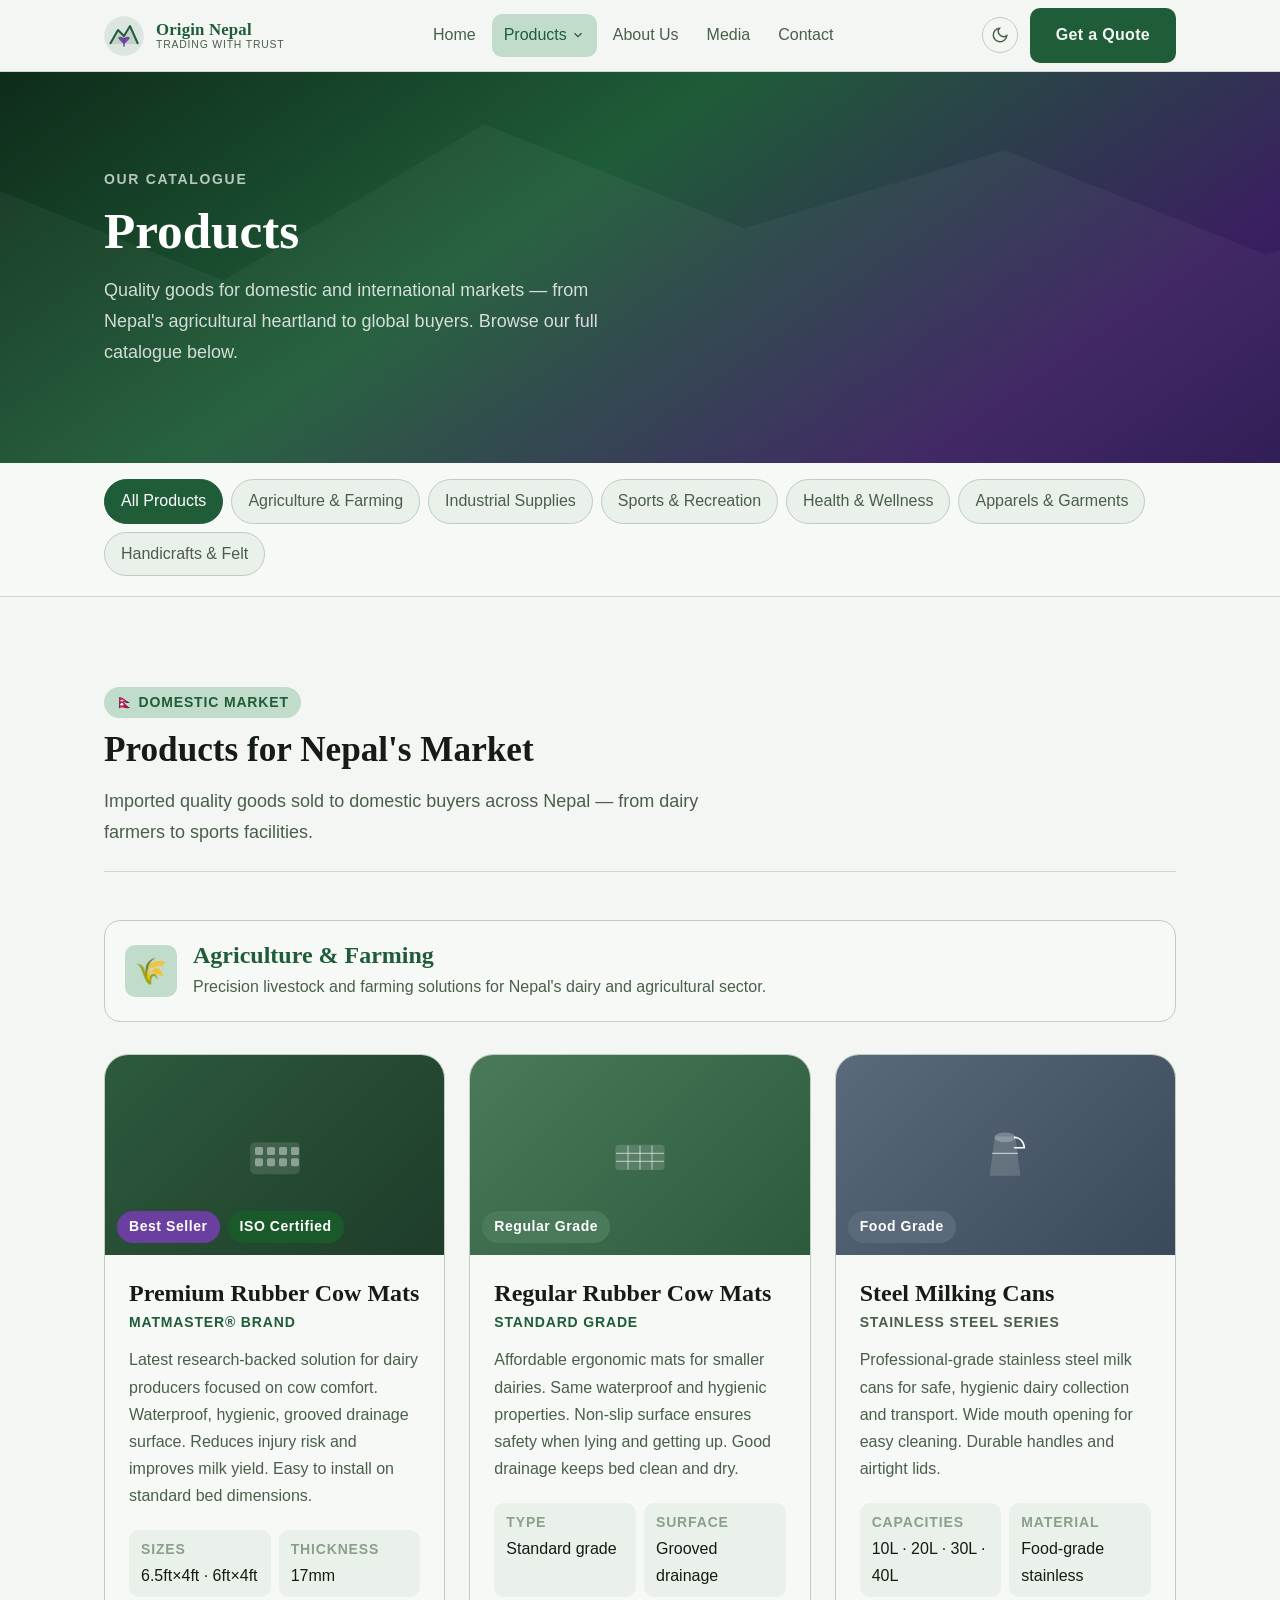
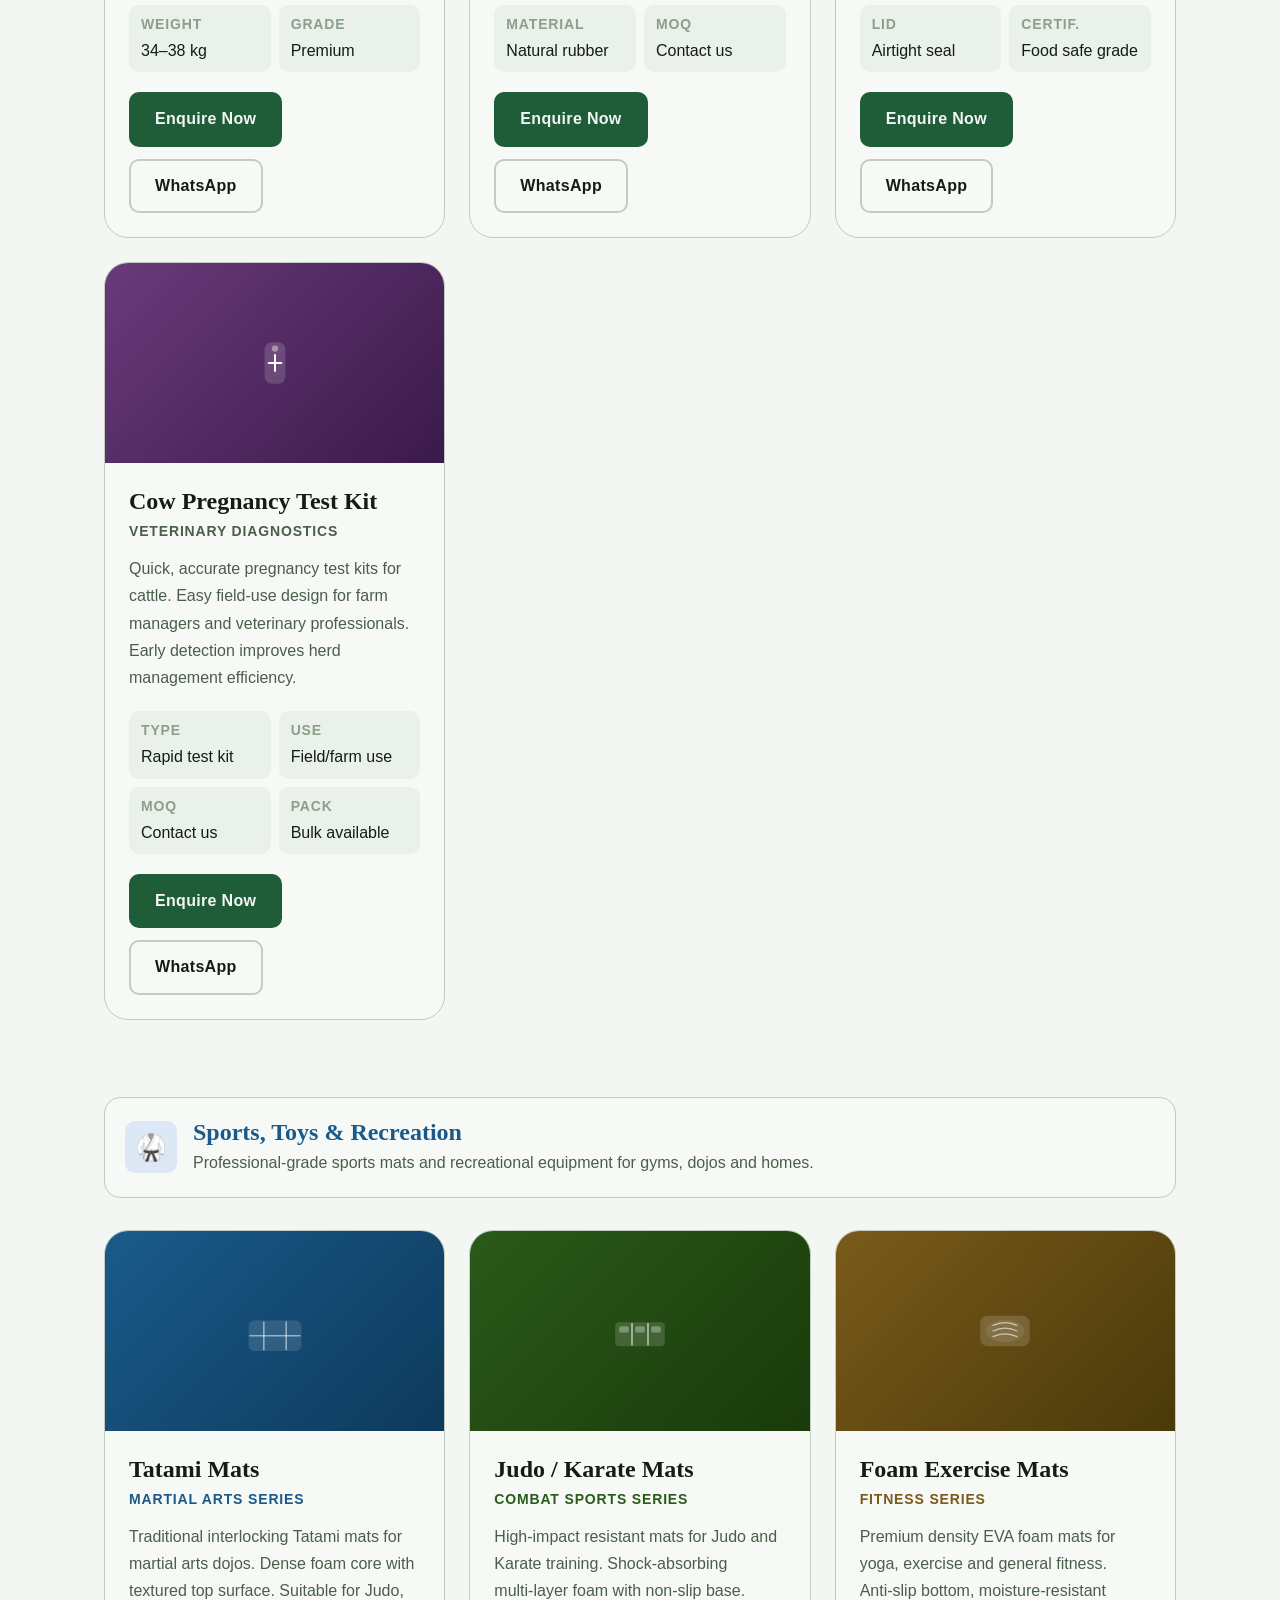
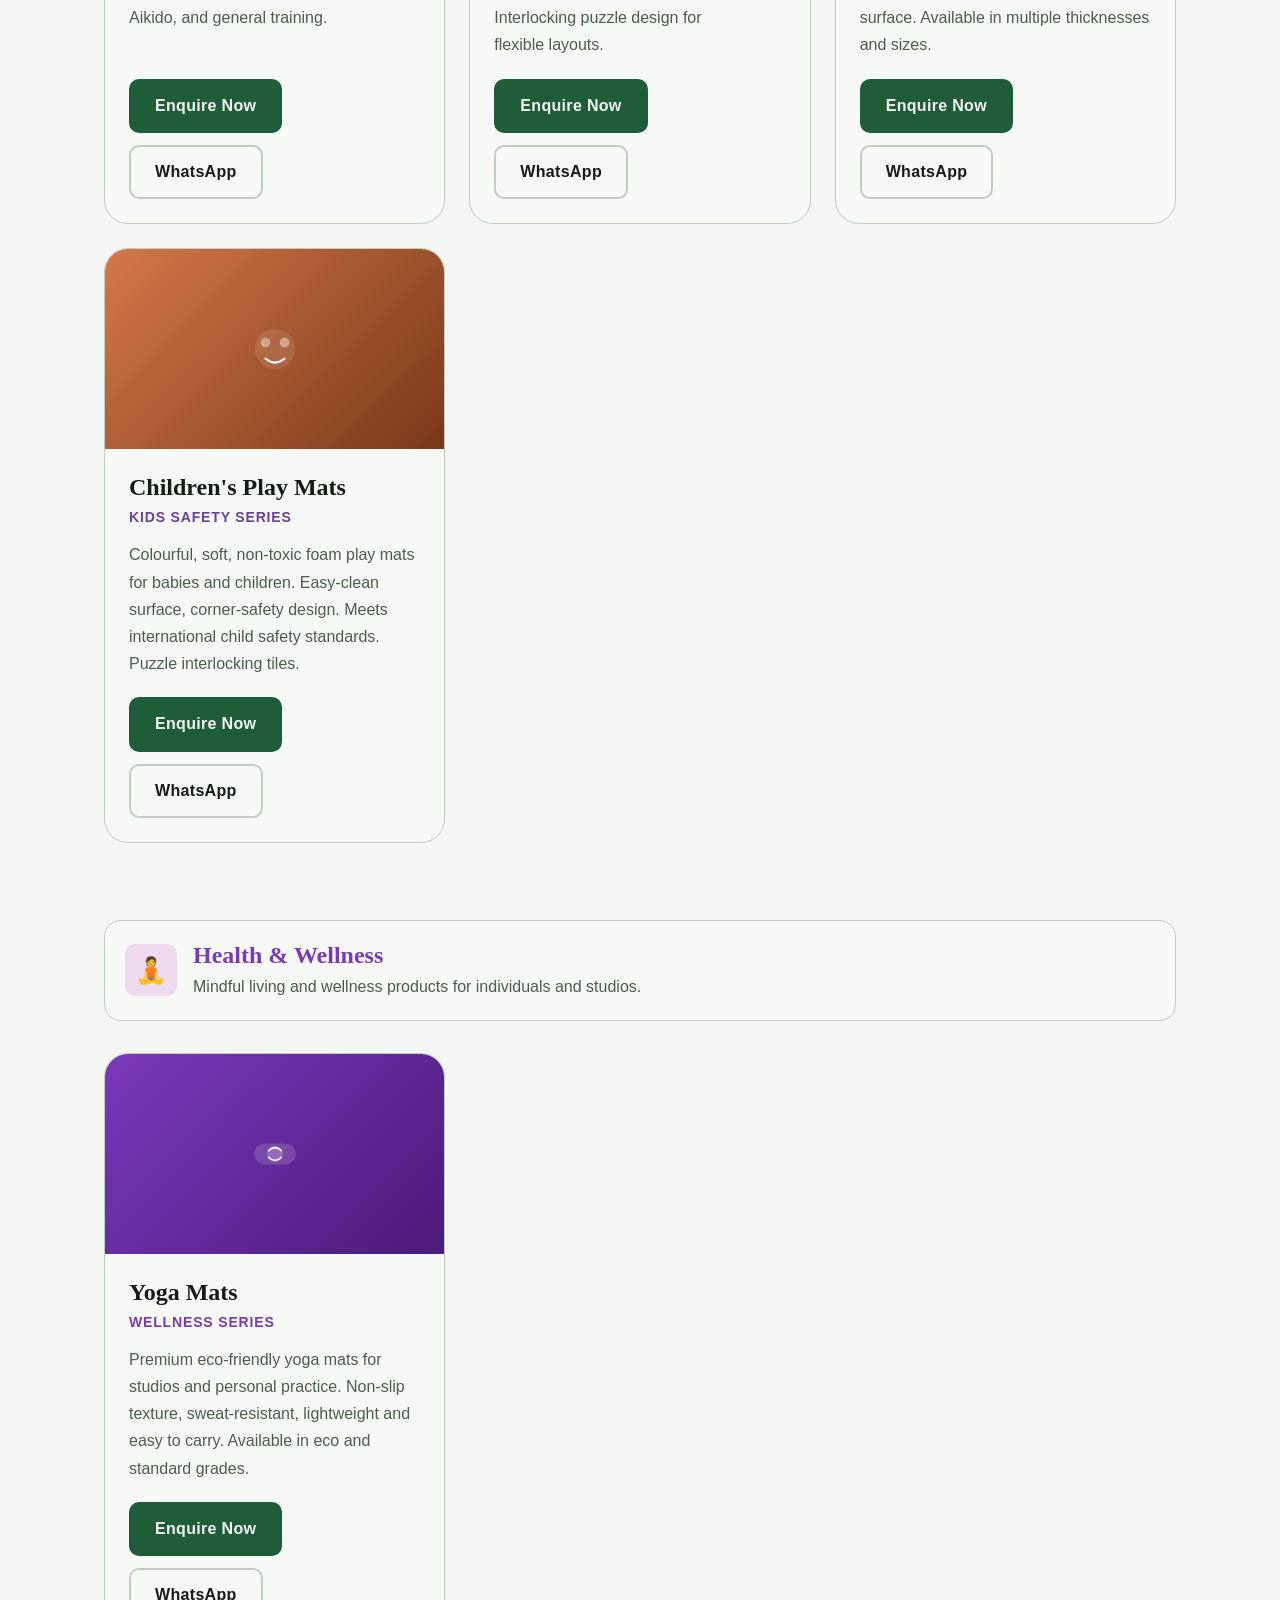
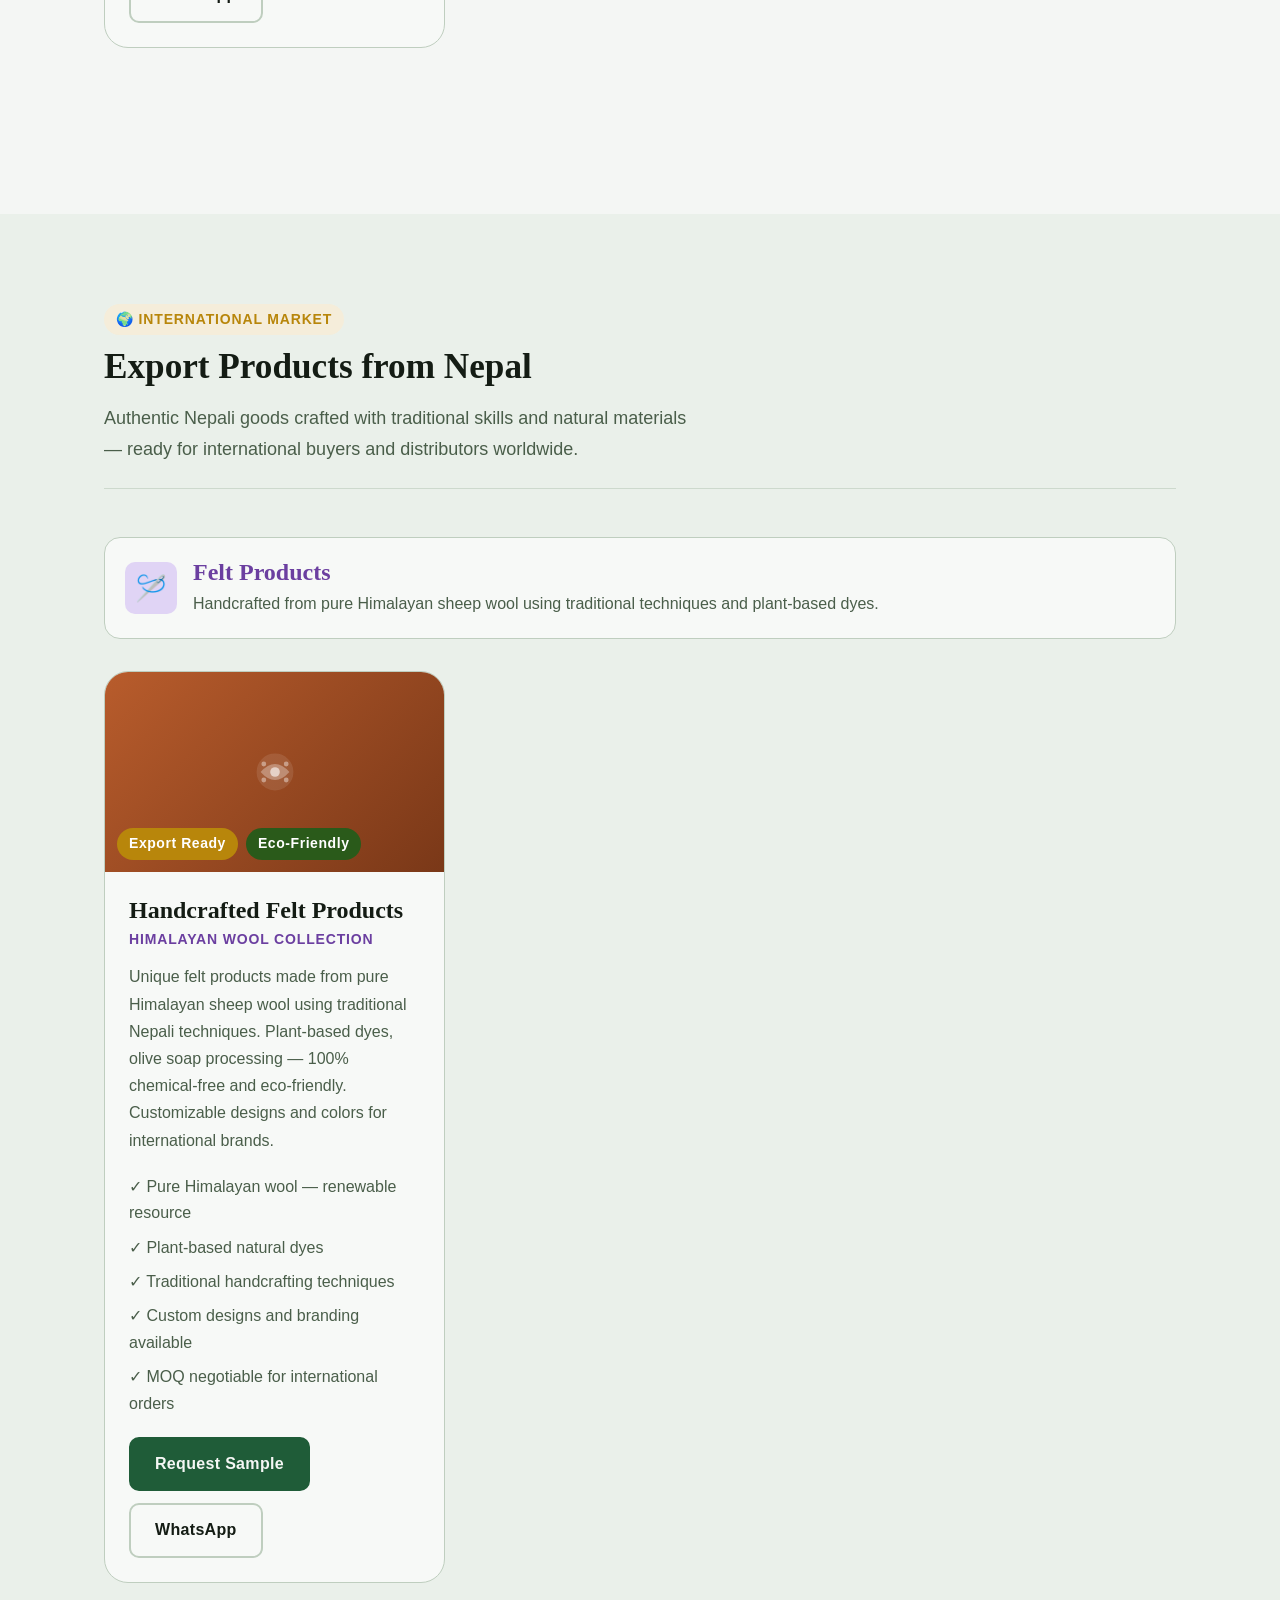
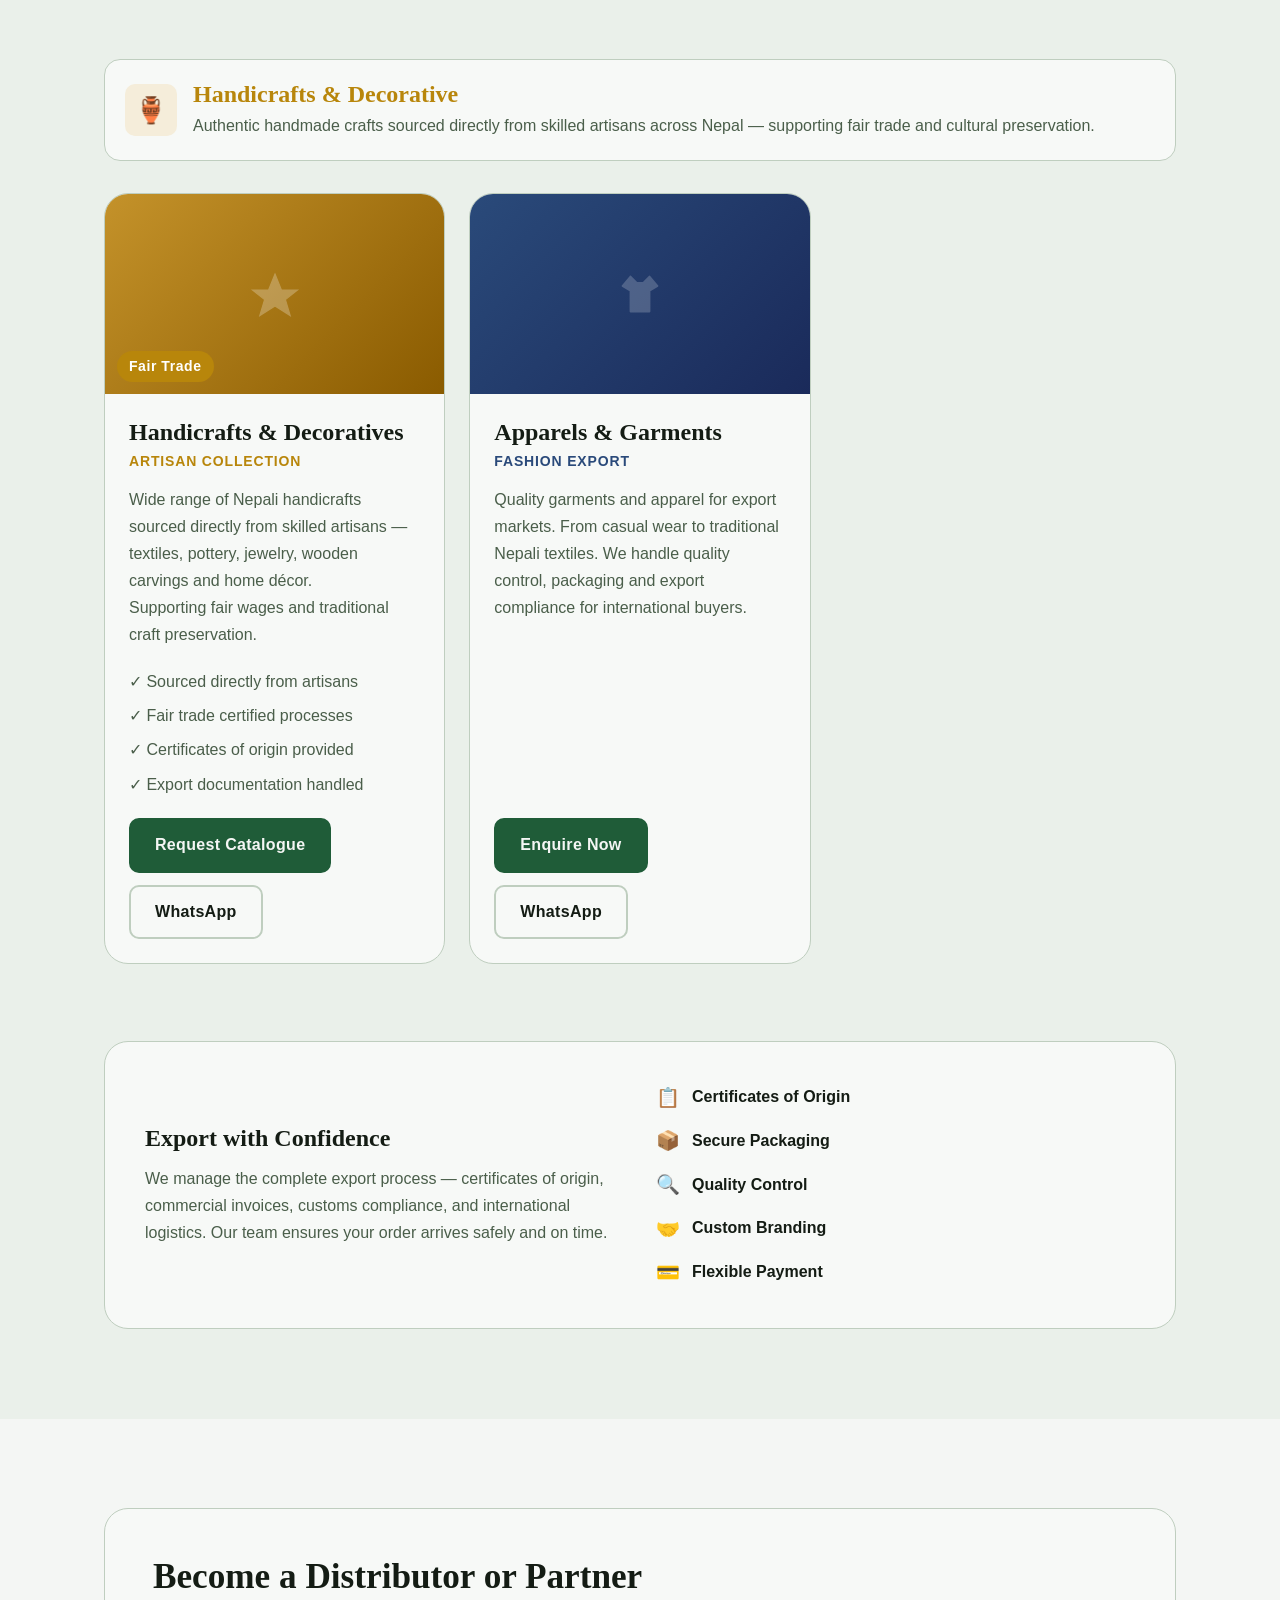
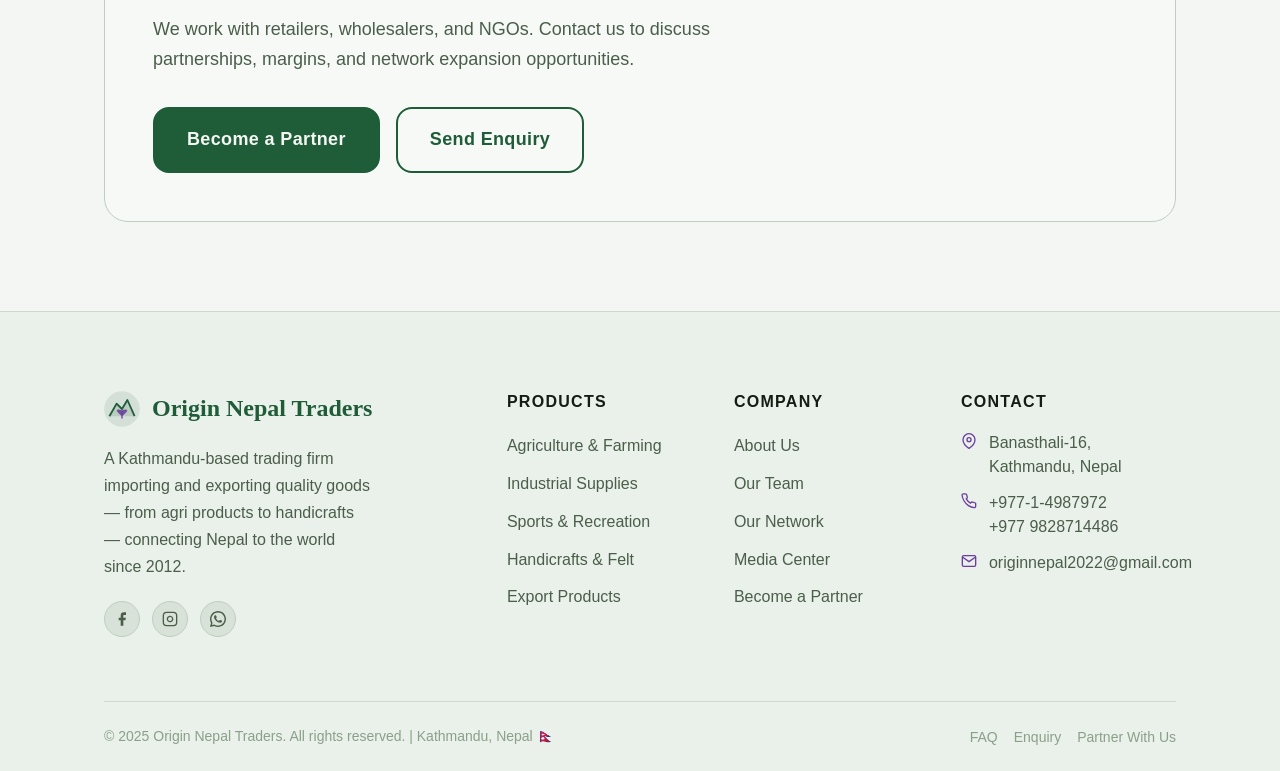
<file: products.html>
<!DOCTYPE html>
<html lang="en" data-theme="light">
<head>
  <meta charset="UTF-8">
  <meta name="viewport" content="width=device-width, initial-scale=1.0">
  <title>Products — Origin Nepal Traders | Agri, Sports, Felt & Handicrafts</title>
  <meta name="description" content="Explore Origin Nepal Traders' full product range: rubber cow mats, steel milking cans, felt products, sports mats, handicrafts and more. Domestic and international supply.">
  <link rel="stylesheet" href="css/tokens.css">
  <link rel="stylesheet" href="css/base.css">
  <link rel="stylesheet" href="css/nav.css">
  <link rel="stylesheet" href="css/footer.css">
  <link rel="stylesheet" href="css/products.css">
  <script src="js/components.js" defer></script>
  <script src="js/main.js" defer></script>
</head>
<body>
<div id="nav-placeholder"></div>

<!-- PAGE HEADER -->
<section class="page-header" aria-label="Page header">
  <div class="container">
    <div class="page-header-content reveal">
      <p class="section-label">Our Catalogue</p>
      <h1 class="page-title">Products</h1>
      <p class="page-desc">Quality goods for domestic and international markets — from Nepal's agricultural heartland to global buyers. Browse our full catalogue below.</p>
    </div>
  </div>
</section>

<!-- FILTER BAR -->
<section class="filter-bar-section" aria-label="Product filter">
  <div class="container">
    <div class="filter-bar" role="group" aria-label="Filter products by category">
      <button class="filter-btn active" data-filter="all">All Products</button>
      <button class="filter-btn" data-filter="agri">Agriculture &amp; Farming</button>
      <button class="filter-btn" data-filter="industrial">Industrial Supplies</button>
      <button class="filter-btn" data-filter="sports">Sports &amp; Recreation</button>
      <button class="filter-btn" data-filter="wellness">Health &amp; Wellness</button>
      <button class="filter-btn" data-filter="apparel">Apparels &amp; Garments</button>
      <button class="filter-btn" data-filter="handicrafts">Handicrafts &amp; Felt</button>
    </div>
  </div>
</section>

<!-- DOMESTIC MARKET -->
<section id="domestic" aria-labelledby="domestic-title">
  <div class="container">
    <div class="market-header reveal">
      <div class="market-label">
        <span class="badge badge-primary">🇳🇵 Domestic Market</span>
      </div>
      <h2 class="section-title" id="domestic-title">Products for Nepal's Market</h2>
      <p class="section-subtitle">Imported quality goods sold to domestic buyers across Nepal — from dairy farmers to sports facilities.</p>
    </div>

    <!-- AGRICULTURE & FARMING -->
    <div id="agri" class="category-block">
      <div class="category-header reveal">
        <div class="category-icon" style="background: var(--color-primary-highlight);">🌾</div>
        <div>
          <h3 class="category-title" style="color: var(--color-primary);">Agriculture &amp; Farming</h3>
          <p class="category-subtitle">Precision livestock and farming solutions for Nepal's dairy and agricultural sector.</p>
        </div>
      </div>

      <div class="products-catalog-grid">

        <!-- Cow Mat Premium -->
        <article class="catalog-card reveal" data-category="agri" id="cow-mat" aria-label="Premium Rubber Cow Mat">
          <div class="catalog-card-img" style="background: linear-gradient(135deg, #2d5a3d, #1e3d2a);">
            <svg width="64" height="64" viewBox="0 0 80 80" fill="none" aria-hidden="true">
              <rect x="10" y="25" width="60" height="38" rx="5" fill="white" opacity="0.12" stroke="white" stroke-width="2"/>
              <rect x="15" y="30" width="10" height="10" rx="2" fill="white" opacity="0.4"/>
              <rect x="30" y="30" width="10" height="10" rx="2" fill="white" opacity="0.4"/>
              <rect x="45" y="30" width="10" height="10" rx="2" fill="white" opacity="0.4"/>
              <rect x="60" y="30" width="10" height="10" rx="2" fill="white" opacity="0.4"/>
              <rect x="15" y="44" width="10" height="10" rx="2" fill="white" opacity="0.4"/>
              <rect x="30" y="44" width="10" height="10" rx="2" fill="white" opacity="0.4"/>
              <rect x="45" y="44" width="10" height="10" rx="2" fill="white" opacity="0.4"/>
              <rect x="60" y="44" width="10" height="10" rx="2" fill="white" opacity="0.4"/>
            </svg>
            <div class="catalog-badges">
              <span class="catalog-badge" style="background:var(--color-accent)">Best Seller</span>
              <span class="catalog-badge" style="background: #1a5a2a">ISO Certified</span>
            </div>
          </div>
          <div class="catalog-card-body">
            <h4 class="catalog-name">Premium Rubber Cow Mats</h4>
            <p class="catalog-brand" style="color: var(--color-primary);">MatMaster® Brand</p>
            <p class="catalog-desc">Latest research-backed solution for dairy producers focused on cow comfort. Waterproof, hygienic, grooved drainage surface. Reduces injury risk and improves milk yield. Easy to install on standard bed dimensions.</p>
            <div class="catalog-specs-grid">
              <div class="catalog-spec"><span class="spec-label">Sizes</span><span class="spec-value">6.5ft×4ft · 6ft×4ft</span></div>
              <div class="catalog-spec"><span class="spec-label">Thickness</span><span class="spec-value">17mm</span></div>
              <div class="catalog-spec"><span class="spec-label">Weight</span><span class="spec-value">34–38 kg</span></div>
              <div class="catalog-spec"><span class="spec-label">Grade</span><span class="spec-value">Premium</span></div>
            </div>
            <div class="catalog-card-footer">
              <a href="contact.html#enquiry" class="btn btn-primary">Enquire Now</a>
              <a href="https://wa.me/9779828714486?text=Hello%2C%20I%20am%20interested%20in%20Premium%20Rubber%20Cow%20Mats" class="btn btn-ghost" target="_blank" rel="noopener">WhatsApp</a>
            </div>
          </div>
        </article>

        <!-- Cow Mat Regular -->
        <article class="catalog-card reveal reveal-delay-1" data-category="agri" aria-label="Regular Rubber Cow Mat">
          <div class="catalog-card-img" style="background: linear-gradient(135deg, #4a7a5a, #2d5a3d);">
            <svg width="64" height="64" viewBox="0 0 80 80" fill="none" aria-hidden="true">
              <rect x="10" y="28" width="60" height="30" rx="4" fill="white" opacity="0.15" stroke="white" stroke-width="1.5"/>
              <line x1="10" y1="38" x2="70" y2="38" stroke="white" stroke-width="1.5" opacity="0.5"/>
              <line x1="10" y1="48" x2="70" y2="48" stroke="white" stroke-width="1.5" opacity="0.5"/>
              <line x1="25" y1="28" x2="25" y2="58" stroke="white" stroke-width="1.5" opacity="0.5"/>
              <line x1="40" y1="28" x2="40" y2="58" stroke="white" stroke-width="1.5" opacity="0.5"/>
              <line x1="55" y1="28" x2="55" y2="58" stroke="white" stroke-width="1.5" opacity="0.5"/>
            </svg>
            <div class="catalog-badges">
              <span class="catalog-badge" style="background: #4a7a5a">Regular Grade</span>
            </div>
          </div>
          <div class="catalog-card-body">
            <h4 class="catalog-name">Regular Rubber Cow Mats</h4>
            <p class="catalog-brand" style="color: var(--color-primary);">Standard Grade</p>
            <p class="catalog-desc">Affordable ergonomic mats for smaller dairies. Same waterproof and hygienic properties. Non-slip surface ensures safety when lying and getting up. Good drainage keeps bed clean and dry.</p>
            <div class="catalog-specs-grid">
              <div class="catalog-spec"><span class="spec-label">Type</span><span class="spec-value">Standard grade</span></div>
              <div class="catalog-spec"><span class="spec-label">Surface</span><span class="spec-value">Grooved drainage</span></div>
              <div class="catalog-spec"><span class="spec-label">Material</span><span class="spec-value">Natural rubber</span></div>
              <div class="catalog-spec"><span class="spec-label">MOQ</span><span class="spec-value">Contact us</span></div>
            </div>
            <div class="catalog-card-footer">
              <a href="contact.html#enquiry" class="btn btn-primary">Enquire Now</a>
              <a href="https://wa.me/9779828714486" class="btn btn-ghost" target="_blank" rel="noopener">WhatsApp</a>
            </div>
          </div>
        </article>

        <!-- Steel Milking Cans -->
        <article class="catalog-card reveal reveal-delay-2" data-category="agri" id="milking-can" aria-label="Steel Milking Cans">
          <div class="catalog-card-img" style="background: linear-gradient(135deg, #5a6a7a, #3a4a5a);">
            <svg width="64" height="64" viewBox="0 0 80 80" fill="none" aria-hidden="true">
              <path d="M28 18 L22 65 L58 65 L52 18 Z" fill="white" opacity="0.15" stroke="white" stroke-width="2" stroke-linejoin="round"/>
              <ellipse cx="40" cy="18" rx="12" ry="5" fill="white" opacity="0.25" stroke="white" stroke-width="2"/>
              <path d="M52 18 C58 18 64 23 64 31 L52 31" stroke="white" stroke-width="2" stroke-linecap="round" fill="none"/>
              <line x1="24" y1="38" x2="56" y2="38" stroke="white" stroke-width="1.5" opacity="0.6"/>
            </svg>
            <div class="catalog-badges">
              <span class="catalog-badge" style="background:#5a6a7a">Food Grade</span>
            </div>
          </div>
          <div class="catalog-card-body">
            <h4 class="catalog-name">Steel Milking Cans</h4>
            <p class="catalog-brand" style="color: var(--color-text-muted);">Stainless Steel Series</p>
            <p class="catalog-desc">Professional-grade stainless steel milk cans for safe, hygienic dairy collection and transport. Wide mouth opening for easy cleaning. Durable handles and airtight lids.</p>
            <div class="catalog-specs-grid">
              <div class="catalog-spec"><span class="spec-label">Capacities</span><span class="spec-value">10L · 20L · 30L · 40L</span></div>
              <div class="catalog-spec"><span class="spec-label">Material</span><span class="spec-value">Food-grade stainless</span></div>
              <div class="catalog-spec"><span class="spec-label">Lid</span><span class="spec-value">Airtight seal</span></div>
              <div class="catalog-spec"><span class="spec-label">Certif.</span><span class="spec-value">Food safe grade</span></div>
            </div>
            <div class="catalog-card-footer">
              <a href="contact.html#enquiry" class="btn btn-primary">Enquire Now</a>
              <a href="https://wa.me/9779828714486" class="btn btn-ghost" target="_blank" rel="noopener">WhatsApp</a>
            </div>
          </div>
        </article>

        <!-- Pregnancy Test Kit -->
        <article class="catalog-card reveal reveal-delay-3" data-category="agri" aria-label="Cow Pregnancy Test Kit">
          <div class="catalog-card-img" style="background: linear-gradient(135deg, #6a3a7a, #3a1a4a);">
            <svg width="64" height="64" viewBox="0 0 80 80" fill="none" aria-hidden="true">
              <rect x="28" y="15" width="24" height="50" rx="8" fill="white" opacity="0.15" stroke="white" stroke-width="2"/>
              <line x1="40" y1="30" x2="40" y2="50" stroke="white" stroke-width="2.5" stroke-linecap="round"/>
              <line x1="32" y1="40" x2="48" y2="40" stroke="white" stroke-width="2.5" stroke-linecap="round"/>
              <circle cx="40" cy="22" r="4" fill="white" opacity="0.4"/>
            </svg>
          </div>
          <div class="catalog-card-body">
            <h4 class="catalog-name">Cow Pregnancy Test Kit</h4>
            <p class="catalog-brand" style="color: var(--color-text-muted);">Veterinary Diagnostics</p>
            <p class="catalog-desc">Quick, accurate pregnancy test kits for cattle. Easy field-use design for farm managers and veterinary professionals. Early detection improves herd management efficiency.</p>
            <div class="catalog-specs-grid">
              <div class="catalog-spec"><span class="spec-label">Type</span><span class="spec-value">Rapid test kit</span></div>
              <div class="catalog-spec"><span class="spec-label">Use</span><span class="spec-value">Field/farm use</span></div>
              <div class="catalog-spec"><span class="spec-label">MOQ</span><span class="spec-value">Contact us</span></div>
              <div class="catalog-spec"><span class="spec-label">Pack</span><span class="spec-value">Bulk available</span></div>
            </div>
            <div class="catalog-card-footer">
              <a href="contact.html#enquiry" class="btn btn-primary">Enquire Now</a>
              <a href="https://wa.me/9779828714486" class="btn btn-ghost" target="_blank" rel="noopener">WhatsApp</a>
            </div>
          </div>
        </article>

      </div>
    </div>

    <!-- SPORTS & RECREATION -->
    <div id="sports" class="category-block">
      <div class="category-header reveal">
        <div class="category-icon" style="background: #dce8f5;">🥋</div>
        <div>
          <h3 class="category-title" style="color: #1a5a8a;">Sports, Toys &amp; Recreation</h3>
          <p class="category-subtitle">Professional-grade sports mats and recreational equipment for gyms, dojos and homes.</p>
        </div>
      </div>

      <div class="products-catalog-grid">
        <article class="catalog-card reveal" data-category="sports" aria-label="Tatami Mat">
          <div class="catalog-card-img" style="background: linear-gradient(135deg, #1a5a8a, #0d3a5c);">
            <svg width="64" height="64" viewBox="0 0 80 80" fill="none" aria-hidden="true">
              <rect x="8" y="28" width="64" height="36" rx="6" fill="white" opacity="0.12" stroke="white" stroke-width="2"/>
              <line x1="8" y1="46" x2="72" y2="46" stroke="white" stroke-width="2" opacity="0.5"/>
              <line x1="26" y1="28" x2="26" y2="64" stroke="white" stroke-width="2" opacity="0.5"/>
              <line x1="54" y1="28" x2="54" y2="64" stroke="white" stroke-width="2" opacity="0.5"/>
            </svg>
          </div>
          <div class="catalog-card-body">
            <h4 class="catalog-name">Tatami Mats</h4>
            <p class="catalog-brand" style="color: #1a5a8a;">Martial Arts Series</p>
            <p class="catalog-desc">Traditional interlocking Tatami mats for martial arts dojos. Dense foam core with textured top surface. Suitable for Judo, Aikido, and general training.</p>
            <div class="catalog-card-footer">
              <a href="contact.html#enquiry" class="btn btn-primary">Enquire Now</a>
              <a href="https://wa.me/9779828714486" class="btn btn-ghost" target="_blank" rel="noopener">WhatsApp</a>
            </div>
          </div>
        </article>

        <article class="catalog-card reveal reveal-delay-1" data-category="sports" aria-label="Judo & Karate Mat">
          <div class="catalog-card-img" style="background: linear-gradient(135deg, #2a5a1a, #1a3a0a);">
            <svg width="64" height="64" viewBox="0 0 80 80" fill="none" aria-hidden="true">
              <rect x="10" y="30" width="60" height="28" rx="4" fill="white" opacity="0.15" stroke="white" stroke-width="2"/>
              <path d="M30 30 L30 58" stroke="white" stroke-width="2" opacity="0.6"/>
              <path d="M50 30 L50 58" stroke="white" stroke-width="2" opacity="0.6"/>
              <rect x="14" y="34" width="12" height="8" rx="2" fill="white" opacity="0.3"/>
              <rect x="34" y="34" width="12" height="8" rx="2" fill="white" opacity="0.3"/>
              <rect x="54" y="34" width="12" height="8" rx="2" fill="white" opacity="0.3"/>
            </svg>
          </div>
          <div class="catalog-card-body">
            <h4 class="catalog-name">Judo / Karate Mats</h4>
            <p class="catalog-brand" style="color: #2a5a1a;">Combat Sports Series</p>
            <p class="catalog-desc">High-impact resistant mats for Judo and Karate training. Shock-absorbing multi-layer foam with non-slip base. Interlocking puzzle design for flexible layouts.</p>
            <div class="catalog-card-footer">
              <a href="contact.html#enquiry" class="btn btn-primary">Enquire Now</a>
              <a href="https://wa.me/9779828714486" class="btn btn-ghost" target="_blank" rel="noopener">WhatsApp</a>
            </div>
          </div>
        </article>

        <article class="catalog-card reveal reveal-delay-2" data-category="sports" aria-label="Foam Mat">
          <div class="catalog-card-img" style="background: linear-gradient(135deg, #7a5a1a, #4a3a0a);">
            <svg width="64" height="64" viewBox="0 0 80 80" fill="none" aria-hidden="true">
              <rect x="10" y="22" width="60" height="36" rx="8" fill="white" opacity="0.15" stroke="white" stroke-width="2"/>
              <ellipse cx="40" cy="40" rx="24" ry="14" fill="white" opacity="0.08"/>
              <path d="M25 33 Q40 26 55 33" stroke="white" stroke-width="1.5" stroke-linecap="round" opacity="0.6"/>
              <path d="M25 40 Q40 33 55 40" stroke="white" stroke-width="1.5" stroke-linecap="round" opacity="0.6"/>
              <path d="M25 47 Q40 40 55 47" stroke="white" stroke-width="1.5" stroke-linecap="round" opacity="0.6"/>
            </svg>
          </div>
          <div class="catalog-card-body">
            <h4 class="catalog-name">Foam Exercise Mats</h4>
            <p class="catalog-brand" style="color: #7a5a1a;">Fitness Series</p>
            <p class="catalog-desc">Premium density EVA foam mats for yoga, exercise and general fitness. Anti-slip bottom, moisture-resistant surface. Available in multiple thicknesses and sizes.</p>
            <div class="catalog-card-footer">
              <a href="contact.html#enquiry" class="btn btn-primary">Enquire Now</a>
              <a href="https://wa.me/9779828714486" class="btn btn-ghost" target="_blank" rel="noopener">WhatsApp</a>
            </div>
          </div>
        </article>

        <article class="catalog-card reveal reveal-delay-3" data-category="sports" aria-label="Children's Play Mat">
          <div class="catalog-card-img" style="background: linear-gradient(135deg, #d4784a, #7a3818);">
            <svg width="64" height="64" viewBox="0 0 80 80" fill="none" aria-hidden="true">
              <circle cx="40" cy="40" r="24" fill="white" opacity="0.1" stroke="white" stroke-width="2"/>
              <circle cx="28" cy="32" r="6" fill="white" opacity="0.4"/>
              <circle cx="52" cy="32" r="6" fill="white" opacity="0.4"/>
              <path d="M28 52 Q40 62 52 52" stroke="white" stroke-width="2.5" stroke-linecap="round" fill="none"/>
            </svg>
          </div>
          <div class="catalog-card-body">
            <h4 class="catalog-name">Children's Play Mats</h4>
            <p class="catalog-brand" style="color: var(--color-accent);">Kids Safety Series</p>
            <p class="catalog-desc">Colourful, soft, non-toxic foam play mats for babies and children. Easy-clean surface, corner-safety design. Meets international child safety standards. Puzzle interlocking tiles.</p>
            <div class="catalog-card-footer">
              <a href="contact.html#enquiry" class="btn btn-primary">Enquire Now</a>
              <a href="https://wa.me/9779828714486" class="btn btn-ghost" target="_blank" rel="noopener">WhatsApp</a>
            </div>
          </div>
        </article>
      </div>
    </div>

    <!-- HEALTH & WELLNESS -->
    <div id="wellness" class="category-block">
      <div class="category-header reveal">
        <div class="category-icon" style="background: #eedaee;">🧘</div>
        <div>
          <h3 class="category-title" style="color: #7a39bb;">Health &amp; Wellness</h3>
          <p class="category-subtitle">Mindful living and wellness products for individuals and studios.</p>
        </div>
      </div>
      <div class="products-catalog-grid">
        <article class="catalog-card reveal" data-category="wellness" aria-label="Yoga Mat">
          <div class="catalog-card-img" style="background: linear-gradient(135deg, #7a39bb, #4a1a7a);">
            <svg width="64" height="64" viewBox="0 0 80 80" fill="none" aria-hidden="true">
              <rect x="15" y="28" width="50" height="24" rx="12" fill="white" opacity="0.15" stroke="white" stroke-width="2"/>
              <circle cx="40" cy="40" r="10" fill="white" opacity="0.2"/>
              <path d="M32 36 Q40 28 48 36" stroke="white" stroke-width="2" stroke-linecap="round" fill="none"/>
              <path d="M32 44 Q40 52 48 44" stroke="white" stroke-width="2" stroke-linecap="round" fill="none"/>
            </svg>
          </div>
          <div class="catalog-card-body">
            <h4 class="catalog-name">Yoga Mats</h4>
            <p class="catalog-brand" style="color: #7a39bb;">Wellness Series</p>
            <p class="catalog-desc">Premium eco-friendly yoga mats for studios and personal practice. Non-slip texture, sweat-resistant, lightweight and easy to carry. Available in eco and standard grades.</p>
            <div class="catalog-card-footer">
              <a href="contact.html#enquiry" class="btn btn-primary">Enquire Now</a>
              <a href="https://wa.me/9779828714486" class="btn btn-ghost" target="_blank" rel="noopener">WhatsApp</a>
            </div>
          </div>
        </article>
      </div>
    </div>

  </div>
</section>

<!-- INTERNATIONAL MARKET -->
<section id="international" style="background: var(--color-surface-offset);" aria-labelledby="intl-title">
  <div class="container">
    <div class="market-header reveal">
      <div class="market-label">
        <span class="badge badge-gold">🌍 International Market</span>
      </div>
      <h2 class="section-title" id="intl-title">Export Products from Nepal</h2>
      <p class="section-subtitle">Authentic Nepali goods crafted with traditional skills and natural materials — ready for international buyers and distributors worldwide.</p>
    </div>

    <!-- FELT PRODUCTS -->
    <div id="felt" class="category-block">
      <div class="category-header reveal">
        <div class="category-icon" style="background: var(--color-accent-highlight);">🪡</div>
        <div>
          <h3 class="category-title" style="color: var(--color-accent);">Felt Products</h3>
          <p class="category-subtitle">Handcrafted from pure Himalayan sheep wool using traditional techniques and plant-based dyes.</p>
        </div>
      </div>

      <div class="products-catalog-grid">
        <article class="catalog-card reveal" data-category="handicrafts" id="felt-products" aria-label="Felt Products">
          <div class="catalog-card-img" style="background: linear-gradient(135deg, #b85c2c, #7a3818);">
            <svg width="64" height="64" viewBox="0 0 80 80" fill="none" aria-hidden="true">
              <circle cx="40" cy="40" r="22" fill="white" opacity="0.1" stroke="white" stroke-width="2"/>
              <path d="M22 40 Q40 20 58 40 Q40 60 22 40Z" fill="white" opacity="0.3"/>
              <circle cx="40" cy="40" r="6" fill="white" opacity="0.6"/>
              <circle cx="26" cy="30" r="3" fill="white" opacity="0.4"/>
              <circle cx="54" cy="30" r="3" fill="white" opacity="0.4"/>
              <circle cx="26" cy="50" r="3" fill="white" opacity="0.4"/>
              <circle cx="54" cy="50" r="3" fill="white" opacity="0.4"/>
            </svg>
            <div class="catalog-badges">
              <span class="catalog-badge" style="background: var(--color-gold);">Export Ready</span>
              <span class="catalog-badge" style="background: #2a5a1a">Eco-Friendly</span>
            </div>
          </div>
          <div class="catalog-card-body">
            <h4 class="catalog-name">Handcrafted Felt Products</h4>
            <p class="catalog-brand" style="color: var(--color-accent);">Himalayan Wool Collection</p>
            <p class="catalog-desc">Unique felt products made from pure Himalayan sheep wool using traditional Nepali techniques. Plant-based dyes, olive soap processing — 100% chemical-free and eco-friendly. Customizable designs and colors for international brands.</p>
            <div class="catalog-features">
              <div class="catalog-feature">✓ Pure Himalayan wool — renewable resource</div>
              <div class="catalog-feature">✓ Plant-based natural dyes</div>
              <div class="catalog-feature">✓ Traditional handcrafting techniques</div>
              <div class="catalog-feature">✓ Custom designs and branding available</div>
              <div class="catalog-feature">✓ MOQ negotiable for international orders</div>
            </div>
            <div class="catalog-card-footer">
              <a href="contact.html#enquiry" class="btn btn-primary">Request Sample</a>
              <a href="https://wa.me/9779828714486?text=Hello%2C%20I%20am%20interested%20in%20Felt%20Products%20for%20export" class="btn btn-ghost" target="_blank" rel="noopener">WhatsApp</a>
            </div>
          </div>
        </article>
      </div>
    </div>

    <!-- HANDICRAFTS -->
    <div id="handicrafts" class="category-block">
      <div class="category-header reveal">
        <div class="category-icon" style="background: #f5edda;">🏺</div>
        <div>
          <h3 class="category-title" style="color: var(--color-gold);">Handicrafts &amp; Decorative</h3>
          <p class="category-subtitle">Authentic handmade crafts sourced directly from skilled artisans across Nepal — supporting fair trade and cultural preservation.</p>
        </div>
      </div>

      <div class="products-catalog-grid">
        <article class="catalog-card reveal" data-category="handicrafts" aria-label="Handicrafts">
          <div class="catalog-card-img" style="background: linear-gradient(135deg, #c4922a, #8a5b00);">
            <svg width="64" height="64" viewBox="0 0 80 80" fill="none" aria-hidden="true">
              <path d="M40 15 L48 35 L68 35 L53 47 L59 67 L40 55 L21 67 L27 47 L12 35 L32 35 Z" fill="white" opacity="0.25" stroke="white" stroke-width="1.5"/>
            </svg>
            <div class="catalog-badges">
              <span class="catalog-badge" style="background: var(--color-gold);">Fair Trade</span>
            </div>
          </div>
          <div class="catalog-card-body">
            <h4 class="catalog-name">Handicrafts &amp; Decoratives</h4>
            <p class="catalog-brand" style="color: var(--color-gold);">Artisan Collection</p>
            <p class="catalog-desc">Wide range of Nepali handicrafts sourced directly from skilled artisans — textiles, pottery, jewelry, wooden carvings and home décor. Supporting fair wages and traditional craft preservation.</p>
            <div class="catalog-features">
              <div class="catalog-feature">✓ Sourced directly from artisans</div>
              <div class="catalog-feature">✓ Fair trade certified processes</div>
              <div class="catalog-feature">✓ Certificates of origin provided</div>
              <div class="catalog-feature">✓ Export documentation handled</div>
            </div>
            <div class="catalog-card-footer">
              <a href="contact.html#enquiry" class="btn btn-primary">Request Catalogue</a>
              <a href="https://wa.me/9779828714486" class="btn btn-ghost" target="_blank" rel="noopener">WhatsApp</a>
            </div>
          </div>
        </article>

        <article class="catalog-card reveal reveal-delay-1" data-category="apparel" aria-label="Apparels & Garments">
          <div class="catalog-card-img" style="background: linear-gradient(135deg, #2a4a7a, #1a2a5a);">
            <svg width="64" height="64" viewBox="0 0 80 80" fill="none" aria-hidden="true">
              <path d="M28 18 L18 30 L28 36 L28 62 L52 62 L52 36 L62 30 L52 18 L44 26 L36 26 Z" fill="white" opacity="0.2" stroke="white" stroke-width="2" stroke-linejoin="round"/>
            </svg>
          </div>
          <div class="catalog-card-body">
            <h4 class="catalog-name">Apparels &amp; Garments</h4>
            <p class="catalog-brand" style="color: #2a4a7a;">Fashion Export</p>
            <p class="catalog-desc">Quality garments and apparel for export markets. From casual wear to traditional Nepali textiles. We handle quality control, packaging and export compliance for international buyers.</p>
            <div class="catalog-card-footer">
              <a href="contact.html#enquiry" class="btn btn-primary">Enquire Now</a>
              <a href="https://wa.me/9779828714486" class="btn btn-ghost" target="_blank" rel="noopener">WhatsApp</a>
            </div>
          </div>
        </article>
      </div>
    </div>

    <!-- EXPORT INFO STRIP -->
    <div class="export-strip reveal">
      <div class="export-strip-inner">
        <div class="export-info">
          <h3 class="export-strip-title">Export with Confidence</h3>
          <p class="export-strip-desc">We manage the complete export process — certificates of origin, commercial invoices, customs compliance, and international logistics. Our team ensures your order arrives safely and on time.</p>
        </div>
        <div class="export-badges">
          <div class="export-badge-item"><span>📋</span>Certificates of Origin</div>
          <div class="export-badge-item"><span>📦</span>Secure Packaging</div>
          <div class="export-badge-item"><span>🔍</span>Quality Control</div>
          <div class="export-badge-item"><span>🤝</span>Custom Branding</div>
          <div class="export-badge-item"><span>💳</span>Flexible Payment</div>
        </div>
      </div>
    </div>

  </div>
</section>

<!-- BECOME PARTNER CTA -->
<section style="background: var(--color-bg);" aria-label="Partner CTA">
  <div class="container">
    <div class="partner-cta reveal">
      <div class="partner-cta-content">
        <h2 class="section-title">Become a Distributor or Partner</h2>
        <p class="section-subtitle">We work with retailers, wholesalers, and NGOs. Contact us to discuss partnerships, margins, and network expansion opportunities.</p>
      </div>
      <div style="display:flex;gap:var(--space-4);flex-wrap:wrap;flex-shrink:0;">
        <a href="contact.html#become-seller" class="btn btn-primary btn-lg">Become a Partner</a>
        <a href="contact.html#enquiry" class="btn btn-outline btn-lg">Send Enquiry</a>
      </div>
    </div>
  </div>
</section>

<div id="footer-placeholder"></div>
</body>
</html>
</file>
<file: css/tokens.css>
/* ============================================================
   ORIGIN NEPAL TRADERS — Design Tokens
   Palette: Deep forest green + rich plum/violet
   Cool-toned, cohesive, premium feel
   ============================================================ */

:root,
[data-theme='light'] {
  /* Surfaces — crisp cool-white with a faint green tint */
  --color-bg: #f4f6f4;
  --color-surface: #f7f9f7;
  --color-surface-2: #fafbfa;
  --color-surface-offset: #eaf0ea;
  --color-surface-offset-2: #e2eae2;
  --color-surface-dynamic: #d8e2d8;
  --color-divider: #cdd9cd;
  --color-border: #bfcebf;

  /* Text */
  --color-text: #141c14;
  --color-text-muted: #4a5e4a;
  --color-text-faint: #8aa08a;
  --color-text-inverse: #f4f6f4;

  /* Primary — deep forest green */
  --color-primary: #1f5c38;
  --color-primary-hover: #164429;
  --color-primary-active: #0e2c1a;
  --color-primary-highlight: #c2dccb;
  --color-primary-light: #3a7a52;

  /* Accent — rich plum/violet */
  --color-accent: #6b3fa0;
  --color-accent-hover: #552f82;
  --color-accent-active: #3e2060;
  --color-accent-highlight: #e0d4f5;

  /* Gold — kept for badges/harvest feel */
  --color-gold: #b8860b;
  --color-gold-light: #d4a820;

  /* Functional */
  --color-success: #2a6e30;
  --color-error: #8c2020;
  --color-warning: #9a6010;

  /* Radius */
  --radius-sm: 0.375rem;
  --radius-md: 0.625rem;
  --radius-lg: 1rem;
  --radius-xl: 1.5rem;
  --radius-full: 9999px;

  /* Transitions */
  --transition-interactive: 200ms cubic-bezier(0.16, 1, 0.3, 1);
  --transition-fast: 120ms cubic-bezier(0.16, 1, 0.3, 1);

  /* Shadows */
  --shadow-sm: 0 1px 3px oklch(0.15 0.02 50 / 0.10);
  --shadow-md: 0 4px 16px oklch(0.15 0.02 50 / 0.12);
  --shadow-lg: 0 12px 40px oklch(0.15 0.02 50 / 0.16);
  --shadow-xl: 0 24px 64px oklch(0.15 0.02 50 / 0.20);

  /* Layout */
  --content-narrow: 640px;
  --content-default: 960px;
  --content-wide: 1200px;

  /* Type scale */
  --text-xs: clamp(0.75rem, 0.7rem + 0.25vw, 0.875rem);
  --text-sm: clamp(0.875rem, 0.8rem + 0.35vw, 1rem);
  --text-base: clamp(1rem, 0.95rem + 0.25vw, 1.125rem);
  --text-lg: clamp(1.125rem, 1rem + 0.75vw, 1.5rem);
  --text-xl: clamp(1.5rem, 1.2rem + 1.25vw, 2.25rem);
  --text-2xl: clamp(2rem, 1.2rem + 2.5vw, 3.5rem);
  --text-3xl: clamp(2.5rem, 1rem + 4vw, 5rem);
  --text-hero: clamp(3rem, 0.5rem + 6vw, 7rem);

  /* Spacing */
  --space-1: 0.25rem;
  --space-2: 0.5rem;
  --space-3: 0.75rem;
  --space-4: 1rem;
  --space-5: 1.25rem;
  --space-6: 1.5rem;
  --space-8: 2rem;
  --space-10: 2.5rem;
  --space-12: 3rem;
  --space-16: 4rem;
  --space-20: 5rem;
  --space-24: 6rem;
  --space-32: 8rem;

  /* Nav height */
  --nav-height: 72px;
}

/* DARK MODE */
[data-theme='dark'] {
  --color-bg: #0f1610;
  --color-surface: #141e15;
  --color-surface-2: #18231a;
  --color-surface-offset: #121910;
  --color-surface-offset-2: #161e14;
  --color-surface-dynamic: #1e2a1f;
  --color-divider: #243028;
  --color-border: #2e3e30;
  --color-text: #dce8dc;
  --color-text-muted: #7a9e80;
  --color-text-faint: #4a6450;
  --color-text-inverse: #0f1610;

  --color-primary: #4a9e68;
  --color-primary-hover: #2e7a4e;
  --color-primary-active: #1e5c38;
  --color-primary-highlight: #1a3020;
  --color-primary-light: #6abf88;

  --color-accent: #9d6ed4;
  --color-accent-hover: #b48ee0;
  --color-accent-active: #7a4ab8;
  --color-accent-highlight: #2a1a40;

  --color-gold: #d4a820;
  --color-gold-light: #e8c040;

  --color-success: #4a9a50;
  --color-error: #cc4444;
  --color-warning: #cc8820;

  --shadow-sm: 0 1px 3px oklch(0 0 0 / 0.35);
  --shadow-md: 0 4px 16px oklch(0 0 0 / 0.45);
  --shadow-lg: 0 12px 40px oklch(0 0 0 / 0.55);
  --shadow-xl: 0 24px 64px oklch(0 0 0 / 0.65);
}

@media (prefers-color-scheme: dark) {
  :root:not([data-theme]) {
    --color-bg: #0f1610;
    --color-surface: #141e15;
    --color-surface-2: #18231a;
    --color-surface-offset: #121910;
    --color-surface-offset-2: #161e14;
    --color-surface-dynamic: #1e2a1f;
    --color-divider: #243028;
    --color-border: #2e3e30;
    --color-text: #dce8dc;
    --color-text-muted: #7a9e80;
    --color-text-faint: #4a6450;
    --color-text-inverse: #0f1610;
    --color-primary: #4a9e68;
    --color-primary-hover: #2e7a4e;
    --color-primary-active: #1e5c38;
    --color-primary-highlight: #1a3020;
    --color-primary-light: #6abf88;
    --color-accent: #9d6ed4;
    --color-accent-hover: #b48ee0;
    --color-accent-active: #7a4ab8;
    --color-accent-highlight: #2a1a40;
    --color-gold: #d4a820;
    --color-gold-light: #e8c040;
    --shadow-sm: 0 1px 3px oklch(0 0 0 / 0.35);
    --shadow-md: 0 4px 16px oklch(0 0 0 / 0.45);
    --shadow-lg: 0 12px 40px oklch(0 0 0 / 0.55);
    --shadow-xl: 0 24px 64px oklch(0 0 0 / 0.65);
  }
}
</file>
<file: css/base.css>
/* ============================================================
   BASE STYLESHEET — Origin Nepal Traders
   ============================================================ */

*,
*::before,
*::after {
  box-sizing: border-box;
  margin: 0;
  padding: 0;
}

html {
  -webkit-font-smoothing: antialiased;
  -moz-osx-font-smoothing: grayscale;
  text-rendering: optimizeLegibility;
  scroll-behavior: smooth;
  scroll-padding-top: calc(var(--nav-height) + var(--space-4));
  hanging-punctuation: first last;
}

body {
  min-height: 100dvh;
  font-family: var(--font-body, sans-serif);
  font-size: var(--text-base);
  line-height: 1.65;
  color: var(--color-text);
  background-color: var(--color-bg);
  transition: background-color 0.3s ease, color 0.3s ease;
}

img, picture, video, canvas, svg { display: block; max-width: 100%; height: auto; }
ul[role='list'], ol[role='list'] { list-style: none; }
input, button, textarea, select { font: inherit; color: inherit; }
h1, h2, h3, h4, h5, h6 { text-wrap: balance; line-height: 1.2; }
p, li, figcaption { text-wrap: pretty; max-width: 72ch; }

a { color: var(--color-primary); text-decoration: none; }
a:hover { color: var(--color-primary-hover); }

::selection {
  background: oklch(from var(--color-primary) l c h / 0.2);
  color: var(--color-text);
}

:focus-visible {
  outline: 2px solid var(--color-primary);
  outline-offset: 3px;
  border-radius: var(--radius-sm);
}

@media (prefers-reduced-motion: reduce) {
  *, *::before, *::after {
    animation-duration: 0.01ms !important;
    animation-iteration-count: 1 !important;
    transition-duration: 0.01ms !important;
    scroll-behavior: auto !important;
  }
}

button { cursor: pointer; background: none; border: none; }
table { border-collapse: collapse; width: 100%; }

a, button, [role='button'], input, textarea, select {
  transition: color var(--transition-interactive), background var(--transition-interactive),
    border-color var(--transition-interactive), box-shadow var(--transition-interactive),
    opacity var(--transition-interactive);
}

.sr-only {
  position: absolute; width: 1px; height: 1px;
  padding: 0; margin: -1px; overflow: hidden;
  clip: rect(0,0,0,0); white-space: nowrap; border-width: 0;
}

/* ============================================================
   FONTS — Boska (display) + Satoshi (body)
   ============================================================ */
@import url('https://api.fontshare.com/v2/css?f[]=boska@400,500,700&f[]=satoshi@300,400,500,700&display=swap');

:root {
  --font-display: 'Boska', 'Georgia', serif;
  --font-body: 'Satoshi', 'Inter', sans-serif;
}

/* ============================================================
   LAYOUT UTILITIES
   ============================================================ */
.container {
  width: 100%;
  max-width: var(--content-wide);
  margin-inline: auto;
  padding-inline: clamp(var(--space-4), 5vw, var(--space-16));
}

.container--narrow {
  max-width: var(--content-default);
  margin-inline: auto;
  padding-inline: clamp(var(--space-4), 5vw, var(--space-16));
}

section {
  padding-block: clamp(var(--space-12), 7vw, var(--space-24));
}

/* ============================================================
   BUTTONS
   ============================================================ */
.btn {
  display: inline-flex;
  align-items: center;
  gap: var(--space-2);
  padding: var(--space-3) var(--space-6);
  font-size: var(--text-sm);
  font-weight: 600;
  letter-spacing: 0.02em;
  border-radius: var(--radius-md);
  cursor: pointer;
  transition: all var(--transition-interactive);
  text-decoration: none;
  border: 2px solid transparent;
  white-space: nowrap;
}

.btn-primary {
  background: var(--color-primary);
  color: var(--color-text-inverse);
  border-color: var(--color-primary);
}
.btn-primary:hover {
  background: var(--color-primary-hover);
  border-color: var(--color-primary-hover);
  color: var(--color-text-inverse);
  transform: translateY(-1px);
  box-shadow: var(--shadow-md);
}

.btn-accent {
  background: var(--color-accent);
  color: #fff;
  border-color: var(--color-accent);
}
.btn-accent:hover {
  background: var(--color-accent-hover);
  border-color: var(--color-accent-hover);
  color: #fff;
  transform: translateY(-1px);
  box-shadow: var(--shadow-md);
}

.btn-outline {
  background: transparent;
  color: var(--color-primary);
  border-color: var(--color-primary);
}
.btn-outline:hover {
  background: var(--color-primary);
  color: var(--color-text-inverse);
  transform: translateY(-1px);
}

.btn-ghost {
  background: transparent;
  color: var(--color-text);
  border-color: var(--color-border);
}
.btn-ghost:hover {
  background: var(--color-surface-offset);
  border-color: var(--color-border);
}

.btn-lg {
  padding: var(--space-4) var(--space-8);
  font-size: var(--text-base);
  border-radius: var(--radius-lg);
}

/* ============================================================
   CARD
   ============================================================ */
.card {
  background: var(--color-surface);
  border: 1px solid var(--color-border);
  border-radius: var(--radius-lg);
  overflow: hidden;
  transition: box-shadow var(--transition-interactive), transform var(--transition-interactive);
}
.card:hover {
  box-shadow: var(--shadow-lg);
  transform: translateY(-3px);
}
.card-body { padding: var(--space-6); }

/* ============================================================
   BADGE
   ============================================================ */
.badge {
  display: inline-flex;
  align-items: center;
  gap: var(--space-1);
  padding: var(--space-1) var(--space-3);
  font-size: var(--text-xs);
  font-weight: 600;
  letter-spacing: 0.06em;
  text-transform: uppercase;
  border-radius: var(--radius-full);
}
.badge-primary { background: var(--color-primary-highlight); color: var(--color-primary); }
.badge-accent { background: var(--color-accent-highlight); color: var(--color-accent); }
.badge-gold { background: #f5edda; color: var(--color-gold); }

[data-theme='dark'] .badge-gold { background: #2a2010; color: var(--color-gold-light); }

/* ============================================================
   SECTION LABELS
   ============================================================ */
.section-label {
  font-size: var(--text-xs);
  font-weight: 700;
  letter-spacing: 0.12em;
  text-transform: uppercase;
  color: var(--color-accent);
  margin-bottom: var(--space-3);
}

.section-title {
  font-family: var(--font-display);
  font-size: var(--text-xl);
  font-weight: 700;
  color: var(--color-text);
  line-height: 1.15;
  margin-bottom: var(--space-4);
}

.section-subtitle {
  font-size: var(--text-base);
  color: var(--color-text-muted);
  max-width: 60ch;
  line-height: 1.7;
}

/* ============================================================
   DIVIDER
   ============================================================ */
.divider {
  border: none;
  border-top: 1px solid var(--color-divider);
  margin-block: var(--space-8);
}

/* ============================================================
   FORM ELEMENTS
   ============================================================ */
.form-group { margin-bottom: var(--space-5); }
.form-label {
  display: block;
  font-size: var(--text-sm);
  font-weight: 600;
  color: var(--color-text);
  margin-bottom: var(--space-2);
}
.form-input, .form-select, .form-textarea {
  width: 100%;
  padding: var(--space-3) var(--space-4);
  font-size: var(--text-base);
  background: var(--color-surface-2);
  border: 1.5px solid var(--color-border);
  border-radius: var(--radius-md);
  color: var(--color-text);
  transition: border-color var(--transition-interactive), box-shadow var(--transition-interactive);
}
.form-input:focus, .form-select:focus, .form-textarea:focus {
  outline: none;
  border-color: var(--color-primary);
  box-shadow: 0 0 0 3px oklch(from var(--color-primary) l c h / 0.15);
}
.form-textarea { resize: vertical; min-height: 120px; }

/* ============================================================
   ANIMATIONS
   ============================================================ */
@keyframes fadeInUp {
  from { opacity: 0; transform: translateY(24px); }
  to { opacity: 1; transform: translateY(0); }
}
@keyframes fadeIn {
  from { opacity: 0; }
  to { opacity: 1; }
}

.animate-fade-in-up {
  animation: fadeInUp 0.6s cubic-bezier(0.16, 1, 0.3, 1) both;
}
.animate-fade-in {
  animation: fadeIn 0.5s ease both;
}

/* Scroll reveal */
.reveal {
  opacity: 0;
  transform: translateY(20px);
  transition: opacity 0.6s cubic-bezier(0.16, 1, 0.3, 1), transform 0.6s cubic-bezier(0.16, 1, 0.3, 1);
}
.reveal.visible {
  opacity: 1;
  transform: translateY(0);
}
.reveal-delay-1 { transition-delay: 0.1s; }
.reveal-delay-2 { transition-delay: 0.2s; }
.reveal-delay-3 { transition-delay: 0.3s; }

/* ============================================================
   MOBILE UTILITIES
   ============================================================ */
@media (max-width: 768px) {
  .hide-mobile { display: none !important; }
}
@media (min-width: 769px) {
  .hide-desktop { display: none !important; }
}
</file>
<file: css/nav.css>
/* ============================================================
   NAVIGATION — Origin Nepal Traders
   ============================================================ */

.nav {
  position: sticky;
  top: 0;
  z-index: 100;
  height: var(--nav-height);
  background: oklch(from var(--color-bg) l c h / 0.88);
  backdrop-filter: blur(16px);
  -webkit-backdrop-filter: blur(16px);
  border-bottom: 1px solid var(--color-divider);
  transition: box-shadow 0.3s ease, border-color 0.3s ease;
}

.nav--scrolled {
  box-shadow: var(--shadow-md);
}

.nav-inner {
  display: flex;
  align-items: center;
  justify-content: space-between;
  height: 100%;
  max-width: var(--content-wide);
  margin-inline: auto;
  padding-inline: clamp(var(--space-4), 5vw, var(--space-16));
  gap: var(--space-8);
}

/* Logo */
.nav-logo {
  display: flex;
  align-items: center;
  gap: var(--space-3);
  text-decoration: none;
  flex-shrink: 0;
}

.nav-logo-icon {
  width: 40px;
  height: 40px;
  flex-shrink: 0;
}

.nav-logo-text {
  display: flex;
  flex-direction: column;
  line-height: 1.1;
}

.nav-logo-name {
  font-family: var(--font-display);
  font-size: 1.05rem;
  font-weight: 700;
  color: var(--color-primary);
  letter-spacing: 0.01em;
}

.nav-logo-tagline {
  font-size: 0.65rem;
  font-weight: 500;
  color: var(--color-text-muted);
  letter-spacing: 0.08em;
  text-transform: uppercase;
}

/* Links */
.nav-links {
  display: flex;
  align-items: center;
  gap: var(--space-1);
  list-style: none;
  margin: 0;
  padding: 0;
}

.nav-link {
  position: relative;
  display: flex;
  align-items: center;
  gap: var(--space-1);
  padding: var(--space-2) var(--space-3);
  font-size: var(--text-sm);
  font-weight: 500;
  color: var(--color-text-muted);
  text-decoration: none;
  border-radius: var(--radius-md);
  transition: color var(--transition-interactive), background var(--transition-interactive);
  white-space: nowrap;
}

.nav-link:hover, .nav-link.active {
  color: var(--color-primary);
  background: var(--color-primary-highlight);
}

/* Dropdown */
.nav-dropdown {
  position: relative;
}

.nav-dropdown-menu {
  position: absolute;
  top: calc(100% + var(--space-2));
  left: 50%;
  transform: translateX(-50%) translateY(-8px);
  min-width: 200px;
  background: var(--color-surface-2);
  border: 1px solid var(--color-border);
  border-radius: var(--radius-lg);
  box-shadow: var(--shadow-lg);
  padding: var(--space-2);
  opacity: 0;
  pointer-events: none;
  transition: opacity var(--transition-fast), transform var(--transition-fast);
  z-index: 200;
}

.nav-dropdown:hover .nav-dropdown-menu,
.nav-dropdown:focus-within .nav-dropdown-menu {
  opacity: 1;
  pointer-events: auto;
  transform: translateX(-50%) translateY(0);
}

.nav-dropdown-item {
  display: block;
  padding: var(--space-2) var(--space-3);
  font-size: var(--text-sm);
  color: var(--color-text-muted);
  text-decoration: none;
  border-radius: var(--radius-md);
  transition: color var(--transition-fast), background var(--transition-fast);
}

.nav-dropdown-item:hover {
  color: var(--color-primary);
  background: var(--color-primary-highlight);
}

/* Actions */
.nav-actions {
  display: flex;
  align-items: center;
  gap: var(--space-3);
  flex-shrink: 0;
}

/* Theme toggle */
.theme-toggle {
  display: flex;
  align-items: center;
  justify-content: center;
  width: 36px;
  height: 36px;
  border-radius: var(--radius-full);
  color: var(--color-text-muted);
  background: transparent;
  border: 1.5px solid var(--color-border);
  cursor: pointer;
  transition: all var(--transition-interactive);
}

.theme-toggle:hover {
  color: var(--color-primary);
  border-color: var(--color-primary);
  background: var(--color-primary-highlight);
}

/* Mobile hamburger */
.nav-hamburger {
  display: none;
  flex-direction: column;
  justify-content: center;
  align-items: center;
  width: 36px;
  height: 36px;
  gap: 5px;
  cursor: pointer;
  background: none;
  border: 1.5px solid var(--color-border);
  border-radius: var(--radius-md);
  padding: var(--space-2);
}

.nav-hamburger span {
  display: block;
  width: 18px;
  height: 2px;
  background: var(--color-text);
  border-radius: 2px;
  transition: all 0.3s ease;
}

.nav-hamburger.open span:nth-child(1) {
  transform: translateY(7px) rotate(45deg);
}
.nav-hamburger.open span:nth-child(2) {
  opacity: 0;
}
.nav-hamburger.open span:nth-child(3) {
  transform: translateY(-7px) rotate(-45deg);
}

/* Mobile menu */
.nav-mobile {
  display: none;
  position: fixed;
  inset: var(--nav-height) 0 0 0;
  background: var(--color-surface);
  z-index: 90;
  overflow-y: auto;
  padding: var(--space-6);
  flex-direction: column;
  gap: var(--space-2);
  border-top: 1px solid var(--color-divider);
}

.nav-mobile.open {
  display: flex;
}

.nav-mobile-link {
  display: block;
  padding: var(--space-3) var(--space-4);
  font-size: var(--text-base);
  font-weight: 500;
  color: var(--color-text);
  text-decoration: none;
  border-radius: var(--radius-md);
  transition: color var(--transition-fast), background var(--transition-fast);
  border-bottom: 1px solid var(--color-divider);
}

.nav-mobile-link:hover {
  color: var(--color-primary);
  background: var(--color-primary-highlight);
}

.nav-mobile-sub {
  padding-left: var(--space-6);
  font-size: var(--text-sm);
  color: var(--color-text-muted);
}

@media (max-width: 900px) {
  .nav-links { display: none; }
  .nav-hamburger { display: flex; }
}

@media (max-width: 480px) {
  .nav-logo-tagline { display: none; }
}
</file>
<file: css/footer.css>
/* ============================================================
   FOOTER — Origin Nepal Traders
   ============================================================ */

.footer {
  background: var(--color-surface-offset);
  border-top: 1px solid var(--color-divider);
  padding-top: clamp(var(--space-12), 6vw, var(--space-20));
}

.footer-grid {
  display: grid;
  grid-template-columns: 2fr 1fr 1fr 1fr;
  gap: clamp(var(--space-8), 4vw, var(--space-16));
  padding-bottom: clamp(var(--space-10), 5vw, var(--space-16));
}

.footer-brand {}

.footer-brand-logo {
  display: flex;
  align-items: center;
  gap: var(--space-3);
  margin-bottom: var(--space-4);
  text-decoration: none;
}

.footer-brand-name {
  font-family: var(--font-display);
  font-size: var(--text-lg);
  font-weight: 700;
  color: var(--color-primary);
}

.footer-brand-desc {
  font-size: var(--text-sm);
  color: var(--color-text-muted);
  line-height: 1.7;
  max-width: 32ch;
  margin-bottom: var(--space-5);
}

.footer-social {
  display: flex;
  gap: var(--space-3);
}

.footer-social-link {
  display: flex;
  align-items: center;
  justify-content: center;
  width: 36px;
  height: 36px;
  border-radius: var(--radius-full);
  background: var(--color-surface-dynamic);
  border: 1px solid var(--color-border);
  color: var(--color-text-muted);
  transition: all var(--transition-interactive);
  text-decoration: none;
}

.footer-social-link:hover {
  background: var(--color-primary);
  border-color: var(--color-primary);
  color: white;
  transform: translateY(-2px);
}

.footer-col-title {
  font-size: var(--text-sm);
  font-weight: 700;
  letter-spacing: 0.08em;
  text-transform: uppercase;
  color: var(--color-text);
  margin-bottom: var(--space-4);
}

.footer-links {
  list-style: none;
  display: flex;
  flex-direction: column;
  gap: var(--space-2);
  padding: 0;
  margin: 0;
}

.footer-links a {
  font-size: var(--text-sm);
  color: var(--color-text-muted);
  text-decoration: none;
  transition: color var(--transition-fast);
}

.footer-links a:hover {
  color: var(--color-primary);
}

.footer-contact-item {
  display: flex;
  align-items: flex-start;
  gap: var(--space-3);
  font-size: var(--text-sm);
  color: var(--color-text-muted);
  margin-bottom: var(--space-3);
  line-height: 1.5;
}

.footer-contact-item svg {
  flex-shrink: 0;
  margin-top: 2px;
  color: var(--color-accent);
}

.footer-bottom {
  border-top: 1px solid var(--color-divider);
  padding-block: var(--space-5);
  display: flex;
  align-items: center;
  justify-content: space-between;
  gap: var(--space-4);
  flex-wrap: wrap;
}

.footer-bottom-text {
  font-size: var(--text-xs);
  color: var(--color-text-faint);
}

.footer-bottom-links {
  display: flex;
  gap: var(--space-4);
  list-style: none;
  padding: 0;
  margin: 0;
}

.footer-bottom-links a {
  font-size: var(--text-xs);
  color: var(--color-text-faint);
  text-decoration: none;
  transition: color var(--transition-fast);
}

.footer-bottom-links a:hover {
  color: var(--color-primary);
}

.flag-badge {
  display: inline-flex;
  align-items: center;
  gap: var(--space-2);
  font-size: var(--text-xs);
  color: var(--color-text-muted);
  font-weight: 500;
}

@media (max-width: 900px) {
  .footer-grid {
    grid-template-columns: 1fr 1fr;
  }
  .footer-brand {
    grid-column: 1 / -1;
  }
}

@media (max-width: 560px) {
  .footer-grid {
    grid-template-columns: 1fr;
  }
}
</file>
<file: css/home.css>
/* ============================================================
   HOME PAGE STYLES — Origin Nepal Traders
   ============================================================ */

/* ── HERO ───────────────────────────────────────────────────── */
.hero {
  position: relative;
  min-height: 90vh;
  display: flex;
  align-items: center;
  overflow: hidden;
}

.hero-bg {
  position: absolute;
  inset: 0;
  z-index: 0;
  background: linear-gradient(145deg,
    #0e2c1a 0%,
    #1f5c38 35%,
    #3a2060 70%,
    #2a1550 100%
  );
}

.hero-mountains {
  position: absolute;
  inset: 0;
  background-image:
    url("data:image/svg+xml,%3Csvg viewBox='0 0 1440 600' fill='none' xmlns='http://www.w3.org/2000/svg'%3E%3Cpath d='M0 600 L200 200 L350 350 L500 100 L650 280 L800 80 L950 250 L1100 120 L1250 300 L1440 150 L1440 600Z' fill='%23ffffff' opacity='0.04'/%3E%3Cpath d='M0 600 L150 280 L300 400 L480 180 L620 320 L780 160 L920 300 L1080 180 L1240 360 L1440 220 L1440 600Z' fill='%23ffffff' opacity='0.06'/%3E%3C/svg%3E");
  background-size: cover;
  background-position: bottom;
  opacity: 0.8;
}

.hero-overlay {
  position: absolute;
  inset: 0;
  background: linear-gradient(to bottom,
    transparent 60%,
    var(--color-bg) 100%
  );
}

.hero-content {
  position: relative;
  z-index: 1;
  padding-block: clamp(var(--space-20), 12vw, var(--space-32));
  color: white;
  max-width: 800px;
}

.hero-badge {
  margin-bottom: var(--space-6);
}

.hero-badge .badge-accent {
  background: rgba(107, 63, 160, 0.35);
  color: #d4b8ff;
  border: 1px solid rgba(107, 63, 160, 0.5);
  font-size: var(--text-xs);
}

.hero-title {
  font-family: var(--font-display);
  font-size: var(--text-3xl);
  font-weight: 700;
  color: white;
  line-height: 1.05;
  margin-bottom: var(--space-6);
  letter-spacing: -0.02em;
}

.hero-title-accent {
  color: #c4a0ff;
  font-style: italic;
}

.hero-subtitle {
  font-size: var(--text-lg);
  color: rgba(255,255,255,0.8);
  line-height: 1.65;
  max-width: 54ch;
  margin-bottom: var(--space-8);
}

.hero-cta {
  display: flex;
  align-items: center;
  gap: var(--space-4);
  flex-wrap: wrap;
}

.hero-scroll-indicator {
  position: absolute;
  bottom: var(--space-8);
  left: 50%;
  transform: translateX(-50%);
  z-index: 1;
  display: flex;
  flex-direction: column;
  align-items: center;
}

.hero-scroll-line {
  width: 1px;
  height: 48px;
  background: linear-gradient(to bottom, rgba(255,255,255,0.6), transparent);
  animation: scrollPulse 2s ease-in-out infinite;
}

@keyframes scrollPulse {
  0%, 100% { transform: scaleY(1); opacity: 0.6; }
  50% { transform: scaleY(1.3); opacity: 1; }
}

/* ── STATS STRIP ────────────────────────────────────────────── */
.stats-strip {
  background: var(--color-surface-offset);
  border-bottom: 1px solid var(--color-divider);
  padding-block: var(--space-10);
}

.stats-grid {
  display: grid;
  grid-template-columns: repeat(4, 1fr);
  gap: var(--space-6);
}

.stat-item {
  text-align: center;
  padding: var(--space-5);
}

.stat-item + .stat-item {
  border-left: 1px solid var(--color-divider);
}

.stat-number {
  font-family: var(--font-display);
  font-size: var(--text-2xl);
  font-weight: 700;
  background: linear-gradient(135deg, var(--color-primary) 30%, var(--color-accent));
  -webkit-background-clip: text;
  -webkit-text-fill-color: transparent;
  background-clip: text;
  line-height: 1;
  margin-bottom: var(--space-2);
}

.stat-label {
  font-size: var(--text-sm);
  color: var(--color-text-muted);
  font-weight: 500;
}

@media (max-width: 640px) {
  .stats-grid {
    grid-template-columns: repeat(2, 1fr);
  }
  .stat-item:nth-child(2n+1) {
    border-left: none;
  }
  .stat-item:nth-child(n+3) {
    border-top: 1px solid var(--color-divider);
  }
}

/* ── FEATURED PRODUCTS ──────────────────────────────────────── */
.featured-products {
  background: var(--color-bg);
}

.section-header {
  text-align: center;
  margin-bottom: clamp(var(--space-10), 5vw, var(--space-16));
}

.section-header .section-subtitle {
  margin-inline: auto;
}

.products-grid {
  display: grid;
  grid-template-columns: repeat(auto-fill, minmax(280px, 1fr));
  gap: var(--space-6);
}

.product-card {
  background: var(--color-surface);
  border: 1px solid var(--color-border);
  border-radius: var(--radius-xl);
  overflow: hidden;
  transition: box-shadow var(--transition-interactive), transform var(--transition-interactive);
}

.product-card:hover {
  box-shadow: var(--shadow-xl), 0 0 0 2px var(--color-accent);
  transform: translateY(-4px);
}

.product-card-visual {
  position: relative;
  height: 180px;
  display: flex;
  align-items: center;
  justify-content: center;
}

.product-icon-wrap {
  opacity: 0.9;
}

.product-badge-pill {
  position: absolute;
  top: var(--space-3);
  right: var(--space-3);
  background: var(--color-accent);
  color: white;
  font-size: var(--text-xs);
  font-weight: 700;
  padding: var(--space-1) var(--space-3);
  border-radius: var(--radius-full);
  letter-spacing: 0.04em;
}

.product-card-body {
  padding: var(--space-5) var(--space-6);
}

.product-cat {
  font-size: var(--text-xs);
  font-weight: 700;
  text-transform: uppercase;
  letter-spacing: 0.08em;
  color: var(--color-text-faint);
  margin-bottom: var(--space-2);
}

.product-name {
  font-family: var(--font-display);
  font-size: var(--text-lg);
  font-weight: 600;
  color: var(--color-text);
  margin-bottom: var(--space-3);
  line-height: 1.25;
}

.product-desc {
  font-size: var(--text-sm);
  color: var(--color-text-muted);
  line-height: 1.65;
  margin-bottom: var(--space-4);
}

.product-specs {
  display: flex;
  flex-direction: column;
  gap: var(--space-1);
  margin-bottom: var(--space-2);
}

.product-specs span {
  font-size: var(--text-xs);
  color: var(--color-text-muted);
  background: var(--color-surface-offset);
  padding: var(--space-1) var(--space-2);
  border-radius: var(--radius-sm);
  display: inline-block;
}

.text-center { text-align: center; }

/* ── WHY US ─────────────────────────────────────────────────── */
.why-us {
  background: var(--color-surface-offset);
}

.why-us-grid {
  display: grid;
  grid-template-columns: 1fr 1fr;
  gap: clamp(var(--space-10), 6vw, var(--space-20));
  align-items: start;
}

.why-us-left {
  position: sticky;
  top: calc(var(--nav-height) + var(--space-8));
}

.why-us-right {
  display: flex;
  flex-direction: column;
  gap: var(--space-4);
}

.why-card {
  display: flex;
  align-items: flex-start;
  gap: var(--space-4);
  padding: var(--space-5);
  background: var(--color-surface);
  border: 1px solid var(--color-border);
  border-radius: var(--radius-lg);
  transition: box-shadow var(--transition-interactive), transform var(--transition-interactive);
}

.why-card:hover {
  box-shadow: var(--shadow-md);
  transform: translateX(4px);
}

.why-icon {
  display: flex;
  align-items: center;
  justify-content: center;
  width: 44px;
  height: 44px;
  border-radius: var(--radius-md);
  flex-shrink: 0;
}

.why-card-title {
  font-size: var(--text-base);
  font-weight: 700;
  color: var(--color-text);
  margin-bottom: var(--space-1);
}

.why-card-desc {
  font-size: var(--text-sm);
  color: var(--color-text-muted);
  line-height: 1.65;
  max-width: none;
}

@media (max-width: 768px) {
  .why-us-grid {
    grid-template-columns: 1fr;
  }
  .why-us-left {
    position: static;
  }
}

/* ── ABOUT SNIPPET ──────────────────────────────────────────── */
.about-snippet {
  background: var(--color-bg);
}

.about-snippet-grid {
  display: grid;
  grid-template-columns: 1fr 1.2fr;
  gap: clamp(var(--space-10), 6vw, var(--space-20));
  align-items: center;
}

.about-visual-card {
  background: var(--color-surface);
  border: 1px solid var(--color-border);
  border-radius: var(--radius-xl);
  overflow: hidden;
  box-shadow: var(--shadow-lg);
}

.about-map-graphic svg {
  width: 100%;
  height: auto;
}

.about-stats-mini {
  display: grid;
  grid-template-columns: 1fr 1fr;
  border-top: 1px solid var(--color-divider);
}

.about-stat-mini {
  padding: var(--space-4);
  text-align: center;
  display: flex;
  flex-direction: column;
  gap: var(--space-1);
}

.about-stat-mini + .about-stat-mini {
  border-left: 1px solid var(--color-divider);
}

.about-stat-num {
  font-family: var(--font-display);
  font-size: var(--text-xl);
  font-weight: 700;
  color: var(--color-primary);
}

.about-stat-lbl {
  font-size: var(--text-xs);
  color: var(--color-text-muted);
  text-transform: uppercase;
  letter-spacing: 0.06em;
  font-weight: 600;
}

.about-sectors {
  display: flex;
  flex-wrap: wrap;
  gap: var(--space-2);
}

@media (max-width: 768px) {
  .about-snippet-grid {
    grid-template-columns: 1fr;
  }
}

/* ── PHILOSOPHY STRIP ───────────────────────────────────────── */
.philosophy-strip {
  background: var(--color-surface-offset);
}

.philosophy-center {
  text-align: center;
  max-width: var(--content-default);
  margin-inline: auto;
  margin-bottom: clamp(var(--space-10), 5vw, var(--space-16));
}

.philosophy-center .section-subtitle {
  margin-inline: auto;
}

.philosophy-pillars {
  display: grid;
  grid-template-columns: repeat(4, 1fr);
  gap: var(--space-6);
}

.pillar {
  text-align: center;
  padding: var(--space-8) var(--space-5);
  background: var(--color-surface);
  border: 1px solid var(--color-border);
  border-radius: var(--radius-xl);
  transition: box-shadow var(--transition-interactive), transform var(--transition-interactive);
}

.pillar:hover {
  box-shadow: var(--shadow-lg), 0 0 0 2px var(--color-accent);
  transform: translateY(-4px);
}

.pillar-icon {
  font-size: 2.5rem;
  margin-bottom: var(--space-4);
  line-height: 1;
}

.pillar-title {
  font-family: var(--font-display);
  font-size: var(--text-base);
  font-weight: 700;
  color: var(--color-text);
  margin-bottom: var(--space-2);
}

.pillar-desc {
  font-size: var(--text-sm);
  color: var(--color-text-muted);
  line-height: 1.65;
  max-width: none;
}

@media (max-width: 860px) {
  .philosophy-pillars {
    grid-template-columns: repeat(2, 1fr);
  }
}

@media (max-width: 480px) {
  .philosophy-pillars {
    grid-template-columns: 1fr;
  }
}

/* ── CTA SECTION ────────────────────────────────────────────── */
.cta-section {
  background: linear-gradient(135deg, #0e2c1a 0%, #1f5c38 40%, #3a2060 80%, #2a1550 100%);
  position: relative;
  overflow: hidden;
}

.cta-section::before {
  content: '';
  position: absolute;
  inset: 0;
  background-image: url("data:image/svg+xml,%3Csvg viewBox='0 0 600 300' fill='none' xmlns='http://www.w3.org/2000/svg'%3E%3Cpath d='M0 300 L100 120 L200 200 L300 60 L400 150 L500 80 L600 180 L600 300Z' fill='%23ffffff' opacity='0.04'/%3E%3C/svg%3E");
  background-size: cover;
}

.cta-inner {
  position: relative;
  z-index: 1;
  display: flex;
  align-items: center;
  justify-content: space-between;
  gap: var(--space-8);
  flex-wrap: wrap;
  padding-block: clamp(var(--space-12), 6vw, var(--space-20));
}

.cta-title {
  font-family: var(--font-display);
  font-size: var(--text-xl);
  font-weight: 700;
  color: white;
  margin-bottom: var(--space-3);
  line-height: 1.2;
}

.cta-subtitle {
  font-size: var(--text-base);
  color: rgba(255,255,255,0.75);
  max-width: 50ch;
  line-height: 1.65;
}

.cta-actions {
  display: flex;
  gap: var(--space-4);
  flex-wrap: wrap;
  flex-shrink: 0;
}

@media (max-width: 760px) {
  .cta-inner {
    flex-direction: column;
    text-align: center;
  }
  .cta-subtitle {
    margin-inline: auto;
  }
}
</file>
<file: css/inner-pages.css>
/* ============================================================
   INNER PAGES — About, Media, shared styles
   ============================================================ */

/* PAGE HEADER (shared) */
.page-header {
  background: linear-gradient(145deg, #0e2c1a 0%, #1f5c38 40%, #3a2060 80%, #2a1550 100%);
  padding-block: clamp(var(--space-16), 8vw, var(--space-24));
  position: relative;
  overflow: hidden;
}

.page-header::after {
  content: '';
  position: absolute;
  inset: 0;
  background-image: url("data:image/svg+xml,%3Csvg viewBox='0 0 1440 300' fill='none' xmlns='http://www.w3.org/2000/svg'%3E%3Cpath d='M0 300 L200 80 L400 160 L600 40 L800 120 L1000 60 L1200 140 L1440 70 L1440 300Z' fill='%23ffffff' opacity='0.04'/%3E%3C/svg%3E");
  background-size: cover; background-position: bottom;
}

.page-header-content { position: relative; z-index: 1; color: white; max-width: 640px; }
.page-header .section-label { color: rgba(255,255,255,0.7); }
.page-title {
  font-family: var(--font-display);
  font-size: var(--text-2xl);
  font-weight: 700;
  color: white;
  margin-bottom: var(--space-4);
  line-height: 1.1;
}
.page-desc { font-size: var(--text-base); color: rgba(255,255,255,0.8); line-height: 1.7; max-width: 56ch; }

/* ── ABOUT GLANCE ───────────────────────────────────────────── */
.about-glance-grid {
  display: grid;
  grid-template-columns: 1.1fr 0.9fr;
  gap: clamp(var(--space-10), 6vw, var(--space-20));
  align-items: start;
}

.glance-stats-card {
  display: grid;
  grid-template-columns: 1fr 1fr;
  gap: var(--space-1);
  background: var(--color-surface);
  border: 1px solid var(--color-border);
  border-radius: var(--radius-xl);
  overflow: hidden;
  margin-bottom: var(--space-4);
}

.glance-stat {
  padding: var(--space-6);
  border: 1px solid var(--color-divider);
  text-align: center;
}

.glance-stat-num {
  font-family: var(--font-display);
  font-size: var(--text-xl);
  font-weight: 700;
  color: var(--color-primary);
  line-height: 1;
  margin-bottom: var(--space-2);
}

.glance-stat-label {
  font-size: var(--text-xs);
  color: var(--color-text-muted);
  text-transform: uppercase;
  letter-spacing: 0.06em;
  font-weight: 600;
}

.glance-sectors-card {
  background: var(--color-surface);
  border: 1px solid var(--color-border);
  border-radius: var(--radius-xl);
  padding: var(--space-5);
}

@media (max-width: 768px) {
  .about-glance-grid { grid-template-columns: 1fr; }
}

/* ── WHY ABOUT ──────────────────────────────────────────────── */
.why-about-grid {
  display: grid;
  grid-template-columns: repeat(auto-fill, minmax(280px, 1fr));
  gap: var(--space-5);
}

.why-about-card {
  background: var(--color-surface);
  border: 1px solid var(--color-border);
  border-radius: var(--radius-lg);
  padding: var(--space-6);
  transition: box-shadow var(--transition-interactive), transform var(--transition-interactive);
}

.why-about-card:hover {
  box-shadow: var(--shadow-md);
  transform: translateY(-3px);
}

.why-about-icon {
  display: flex;
  align-items: center;
  justify-content: center;
  width: 52px;
  height: 52px;
  border-radius: var(--radius-md);
  margin-bottom: var(--space-4);
}

.why-about-title {
  font-size: var(--text-base);
  font-weight: 700;
  color: var(--color-text);
  margin-bottom: var(--space-2);
}

.why-about-desc {
  font-size: var(--text-sm);
  color: var(--color-text-muted);
  line-height: 1.65;
  max-width: none;
}

/* ── TEAM ───────────────────────────────────────────────────── */
.team-grid {
  display: grid;
  grid-template-columns: repeat(auto-fill, minmax(300px, 1fr));
  gap: var(--space-6);
}

.team-card {
  display: flex;
  flex-direction: column;
  align-items: center;
  text-align: center;
  background: var(--color-surface);
  border: 1px solid var(--color-border);
  border-radius: var(--radius-xl);
  padding: var(--space-8) var(--space-6);
  transition: box-shadow var(--transition-interactive), transform var(--transition-interactive);
}

.team-card:hover {
  box-shadow: var(--shadow-lg);
  transform: translateY(-4px);
}

.team-avatar {
  width: 80px;
  height: 80px;
  border-radius: var(--radius-full);
  display: flex;
  align-items: center;
  justify-content: center;
  margin-bottom: var(--space-5);
}

.team-name {
  font-family: var(--font-display);
  font-size: var(--text-base);
  font-weight: 700;
  color: var(--color-text);
  margin-bottom: var(--space-1);
}

.team-role {
  font-size: var(--text-xs);
  font-weight: 700;
  text-transform: uppercase;
  letter-spacing: 0.06em;
  color: var(--color-accent);
  margin-bottom: var(--space-3);
}

.team-bio {
  font-size: var(--text-sm);
  color: var(--color-text-muted);
  line-height: 1.65;
  max-width: none;
}

/* ── PHILOSOPHY ─────────────────────────────────────────────── */
.philosophy-layout {
  display: grid;
  grid-template-columns: 1fr 1fr;
  gap: clamp(var(--space-10), 6vw, var(--space-20));
  align-items: center;
}

.philosophy-quote {
  background: var(--color-surface);
  border: 1px solid var(--color-border);
  border-radius: var(--radius-xl);
  padding: var(--space-8);
  position: relative;
}

.quote-mark {
  font-family: var(--font-display);
  font-size: 5rem;
  color: var(--color-primary);
  line-height: 0.6;
  margin-bottom: var(--space-4);
  opacity: 0.3;
}

.quote-text {
  font-family: var(--font-display);
  font-size: var(--text-lg);
  font-weight: 500;
  color: var(--color-text);
  line-height: 1.5;
  font-style: italic;
  margin-bottom: var(--space-5);
  max-width: none;
}

.quote-attribution {
  font-size: var(--text-sm);
  color: var(--color-text-muted);
  font-weight: 600;
  max-width: none;
}

@media (max-width: 768px) {
  .philosophy-layout { grid-template-columns: 1fr; }
}

/* ── NETWORK ────────────────────────────────────────────────── */
.network-grid {
  display: grid;
  grid-template-columns: 1fr 1fr;
  gap: var(--space-6);
}

.network-card {
  background: var(--color-surface);
  border: 1px solid var(--color-border);
  border-radius: var(--radius-xl);
  padding: var(--space-8);
  transition: box-shadow var(--transition-interactive), transform var(--transition-interactive);
}

.network-card:hover {
  box-shadow: var(--shadow-lg);
  transform: translateY(-3px);
}

.network-card-header {
  display: flex;
  align-items: center;
  gap: var(--space-4);
  margin-bottom: var(--space-4);
}

.network-card-title {
  font-family: var(--font-display);
  font-size: var(--text-lg);
  font-weight: 700;
  color: var(--color-text);
}

.network-card-desc {
  font-size: var(--text-sm);
  color: var(--color-text-muted);
  line-height: 1.7;
  margin-bottom: var(--space-5);
  max-width: none;
}

.network-tags {
  display: flex;
  flex-wrap: wrap;
  gap: var(--space-2);
}

@media (max-width: 640px) {
  .network-grid { grid-template-columns: 1fr; }
}

/* ── PARTNER CTA (shared) ───────────────────────────────────── */
.partner-cta {
  display: flex;
  align-items: center;
  justify-content: space-between;
  gap: var(--space-8);
  padding: clamp(var(--space-8), 4vw, var(--space-12));
  background: var(--color-surface);
  border: 1px solid var(--color-border);
  border-radius: var(--radius-xl);
  flex-wrap: wrap;
}

@media (max-width: 640px) {
  .partner-cta { flex-direction: column; text-align: center; }
  .partner-cta .section-subtitle { margin-inline: auto; }
}

/* ── MEDIA CENTER STYLES ────────────────────────────────────── */
.media-tabs {
  display: flex;
  gap: var(--space-2);
  border-bottom: 2px solid var(--color-divider);
  margin-bottom: var(--space-8);
  overflow-x: auto;
  scrollbar-width: none;
}

.media-tab {
  display: flex;
  align-items: center;
  gap: var(--space-2);
  padding: var(--space-3) var(--space-5);
  font-size: var(--text-sm);
  font-weight: 600;
  color: var(--color-text-muted);
  cursor: pointer;
  border: none;
  background: none;
  border-bottom: 2px solid transparent;
  margin-bottom: -2px;
  transition: color var(--transition-fast), border-color var(--transition-fast);
  white-space: nowrap;
}

.media-tab:hover { color: var(--color-primary); }
.media-tab.active {
  color: var(--color-primary);
  border-bottom-color: var(--color-primary);
}

.media-panel { display: none; }
.media-panel.active { display: block; }

/* Gallery grid */
.gallery-grid {
  display: grid;
  grid-template-columns: repeat(auto-fill, minmax(220px, 1fr));
  gap: var(--space-4);
}

.gallery-item {
  aspect-ratio: 4/3;
  background: var(--color-surface-offset);
  border-radius: var(--radius-lg);
  overflow: hidden;
  border: 1px solid var(--color-border);
  display: flex;
  align-items: center;
  justify-content: center;
  transition: box-shadow var(--transition-interactive), transform var(--transition-interactive);
  font-size: var(--text-2xl);
}

.gallery-item:hover {
  box-shadow: var(--shadow-lg);
  transform: scale(1.02);
}

/* Certificate cards */
.certs-grid {
  display: grid;
  grid-template-columns: repeat(auto-fill, minmax(260px, 1fr));
  gap: var(--space-5);
}

.cert-card {
  background: var(--color-surface);
  border: 1px solid var(--color-border);
  border-radius: var(--radius-lg);
  padding: var(--space-6);
  display: flex;
  align-items: center;
  gap: var(--space-4);
  transition: box-shadow var(--transition-interactive);
}

.cert-card:hover { box-shadow: var(--shadow-md); }

.cert-icon {
  width: 48px;
  height: 48px;
  border-radius: var(--radius-md);
  display: flex;
  align-items: center;
  justify-content: center;
  flex-shrink: 0;
  background: var(--color-primary-highlight);
  color: var(--color-primary);
}

.cert-name { font-size: var(--text-sm); font-weight: 700; color: var(--color-text); margin-bottom: var(--space-1); }
.cert-desc { font-size: var(--text-xs); color: var(--color-text-muted); max-width: none; }

/* News cards */
.news-grid {
  display: grid;
  grid-template-columns: repeat(auto-fill, minmax(300px, 1fr));
  gap: var(--space-6);
}

.news-card {
  background: var(--color-surface);
  border: 1px solid var(--color-border);
  border-radius: var(--radius-xl);
  overflow: hidden;
  transition: box-shadow var(--transition-interactive), transform var(--transition-interactive);
}

.news-card:hover { box-shadow: var(--shadow-lg); transform: translateY(-3px); }

.news-card-img {
  height: 160px;
  display: flex;
  align-items: center;
  justify-content: center;
  font-size: 3rem;
}

.news-card-body { padding: var(--space-5); }
.news-date { font-size: var(--text-xs); color: var(--color-text-muted); margin-bottom: var(--space-2); font-weight: 600; text-transform: uppercase; letter-spacing: 0.06em; }
.news-title { font-family: var(--font-display); font-size: var(--text-base); font-weight: 700; color: var(--color-text); margin-bottom: var(--space-3); line-height: 1.3; }
.news-excerpt { font-size: var(--text-sm); color: var(--color-text-muted); line-height: 1.65; max-width: none; }

/* ── FAQ STYLES ─────────────────────────────────────────────── */
.faq-list {
  display: flex;
  flex-direction: column;
  gap: var(--space-2);
  max-width: 860px;
  margin-inline: auto;
}

.faq-item {
  background: var(--color-surface);
  border: 1.5px solid var(--color-border);
  border-radius: var(--radius-lg);
  overflow: hidden;
  transition: box-shadow var(--transition-fast);
}

.faq-item.open {
  box-shadow: var(--shadow-md);
  border-color: var(--color-primary);
}

.faq-question {
  display: flex;
  align-items: center;
  justify-content: space-between;
  width: 100%;
  padding: var(--space-5) var(--space-6);
  font-size: var(--text-base);
  font-weight: 600;
  color: var(--color-text);
  text-align: left;
  cursor: pointer;
  background: none;
  border: none;
  gap: var(--space-4);
}

.faq-question:hover { color: var(--color-primary); }

.faq-chevron {
  flex-shrink: 0;
  width: 20px;
  height: 20px;
  transition: transform 0.3s ease;
  color: var(--color-text-muted);
}

.faq-item.open .faq-chevron {
  transform: rotate(180deg);
  color: var(--color-primary);
}

.faq-answer {
  max-height: 0;
  overflow: hidden;
  transition: max-height 0.35s cubic-bezier(0.16, 1, 0.3, 1);
}

.faq-answer-inner {
  padding: 0 var(--space-6) var(--space-5);
  font-size: var(--text-sm);
  color: var(--color-text-muted);
  line-height: 1.75;
  max-width: none;
}

/* ── CONTACT PAGE ───────────────────────────────────────────── */
.contact-grid {
  display: grid;
  grid-template-columns: 1.2fr 0.8fr;
  gap: clamp(var(--space-8), 5vw, var(--space-16));
  align-items: start;
}

.contact-form-card {
  background: var(--color-surface);
  border: 1px solid var(--color-border);
  border-radius: var(--radius-xl);
  padding: clamp(var(--space-6), 4vw, var(--space-10));
}

.contact-form-title {
  font-family: var(--font-display);
  font-size: var(--text-xl);
  font-weight: 700;
  color: var(--color-text);
  margin-bottom: var(--space-2);
}

.contact-form-subtitle {
  font-size: var(--text-sm);
  color: var(--color-text-muted);
  margin-bottom: var(--space-8);
  max-width: none;
  line-height: 1.6;
}

.contact-info-stack {
  display: flex;
  flex-direction: column;
  gap: var(--space-4);
}

.contact-info-card {
  display: flex;
  align-items: flex-start;
  gap: var(--space-4);
  background: var(--color-surface);
  border: 1px solid var(--color-border);
  border-radius: var(--radius-lg);
  padding: var(--space-5);
  text-decoration: none;
  transition: box-shadow var(--transition-interactive), transform var(--transition-interactive);
}

.contact-info-card:hover {
  box-shadow: var(--shadow-md);
  transform: translateX(4px);
}

.contact-info-icon {
  display: flex;
  align-items: center;
  justify-content: center;
  width: 44px;
  height: 44px;
  border-radius: var(--radius-md);
  flex-shrink: 0;
}

.contact-info-label {
  font-size: var(--text-xs);
  font-weight: 700;
  text-transform: uppercase;
  letter-spacing: 0.06em;
  color: var(--color-text-faint);
  margin-bottom: var(--space-1);
}

.contact-info-value {
  font-size: var(--text-sm);
  color: var(--color-text);
  font-weight: 600;
  line-height: 1.5;
  max-width: none;
}

@media (max-width: 760px) {
  .contact-grid { grid-template-columns: 1fr; }
}

/* Become Seller form */
.become-seller-grid {
  display: grid;
  grid-template-columns: 1fr 1fr;
  gap: var(--space-5);
}

@media (max-width: 640px) {
  .become-seller-grid { grid-template-columns: 1fr; }
}
</file>
<file: css/products.css>
/* ============================================================
   PRODUCTS PAGE — Origin Nepal Traders
   ============================================================ */

/* PAGE HEADER */
.page-header {
  background: linear-gradient(145deg, #0e2c1a 0%, #1f5c38 40%, #3a2060 80%, #2a1550 100%);
  padding-block: clamp(var(--space-16), 8vw, var(--space-24));
  position: relative;
  overflow: hidden;
}

.page-header::after {
  content: '';
  position: absolute;
  inset: 0;
  background-image: url("data:image/svg+xml,%3Csvg viewBox='0 0 1440 300' fill='none' xmlns='http://www.w3.org/2000/svg'%3E%3Cpath d='M0 300 L200 80 L400 160 L600 40 L800 120 L1000 60 L1200 140 L1440 70 L1440 300Z' fill='%23ffffff' opacity='0.04'/%3E%3C/svg%3E");
  background-size: cover;
  background-position: bottom;
}

.page-header-content {
  position: relative;
  z-index: 1;
  color: white;
  max-width: 640px;
}

.page-header .section-label {
  color: rgba(255,255,255,0.7);
}

.page-title {
  font-family: var(--font-display);
  font-size: var(--text-2xl);
  font-weight: 700;
  color: white;
  margin-bottom: var(--space-4);
  line-height: 1.1;
}

.page-desc {
  font-size: var(--text-base);
  color: rgba(255,255,255,0.8);
  line-height: 1.7;
  max-width: 56ch;
}

/* FILTER BAR */
.filter-bar-section {
  background: var(--color-surface);
  border-bottom: 1px solid var(--color-divider);
  padding-block: var(--space-4);
  position: sticky;
  top: var(--nav-height);
  z-index: 50;
}

.filter-bar {
  display: flex;
  gap: var(--space-2);
  overflow-x: auto;
  scrollbar-width: none;
  padding-bottom: var(--space-1);
  flex-wrap: wrap;
}

.filter-bar::-webkit-scrollbar { display: none; }

.filter-btn {
  display: inline-flex;
  align-items: center;
  padding: var(--space-2) var(--space-4);
  font-size: var(--text-sm);
  font-weight: 500;
  color: var(--color-text-muted);
  background: var(--color-surface-offset);
  border: 1.5px solid var(--color-border);
  border-radius: var(--radius-full);
  cursor: pointer;
  transition: all var(--transition-fast);
  white-space: nowrap;
}

.filter-btn:hover {
  color: var(--color-primary);
  border-color: var(--color-primary);
  background: var(--color-primary-highlight);
}

.filter-btn.active {
  background: var(--color-primary);
  color: white;
  border-color: var(--color-primary);
}

/* MARKET HEADER */
.market-header {
  margin-bottom: clamp(var(--space-8), 4vw, var(--space-12));
  padding-bottom: var(--space-6);
  border-bottom: 1px solid var(--color-divider);
}

.market-label {
  margin-bottom: var(--space-3);
}

/* CATEGORY BLOCK */
.category-block {
  margin-bottom: clamp(var(--space-12), 6vw, var(--space-20));
}

.category-header {
  display: flex;
  align-items: center;
  gap: var(--space-4);
  margin-bottom: var(--space-8);
  padding: var(--space-5);
  background: var(--color-surface);
  border: 1px solid var(--color-border);
  border-radius: var(--radius-lg);
}

.category-icon {
  display: flex;
  align-items: center;
  justify-content: center;
  width: 52px;
  height: 52px;
  border-radius: var(--radius-md);
  font-size: 1.6rem;
  flex-shrink: 0;
}

.category-title {
  font-family: var(--font-display);
  font-size: var(--text-lg);
  font-weight: 700;
  margin-bottom: var(--space-1);
}

.category-subtitle {
  font-size: var(--text-sm);
  color: var(--color-text-muted);
  max-width: none;
}

/* CATALOG GRID */
.products-catalog-grid {
  display: grid;
  grid-template-columns: repeat(auto-fill, minmax(300px, 1fr));
  gap: var(--space-6);
}

.catalog-card {
  background: var(--color-surface);
  border: 1px solid var(--color-border);
  border-radius: var(--radius-xl);
  overflow: hidden;
  transition: box-shadow var(--transition-interactive), transform var(--transition-interactive);
  display: flex;
  flex-direction: column;
}

.catalog-card:hover {
  box-shadow: var(--shadow-xl);
  transform: translateY(-4px);
}

.catalog-card-img {
  height: 200px;
  display: flex;
  align-items: center;
  justify-content: center;
  position: relative;
}

.catalog-badges {
  position: absolute;
  bottom: var(--space-3);
  left: var(--space-3);
  display: flex;
  gap: var(--space-2);
  flex-wrap: wrap;
}

.catalog-badge {
  color: white;
  font-size: var(--text-xs);
  font-weight: 700;
  padding: var(--space-1) var(--space-3);
  border-radius: var(--radius-full);
  letter-spacing: 0.04em;
}

.catalog-card-body {
  padding: var(--space-6);
  flex: 1;
  display: flex;
  flex-direction: column;
}

.catalog-name {
  font-family: var(--font-display);
  font-size: var(--text-lg);
  font-weight: 700;
  color: var(--color-text);
  margin-bottom: var(--space-1);
  line-height: 1.2;
}

.catalog-brand {
  font-size: var(--text-xs);
  font-weight: 600;
  text-transform: uppercase;
  letter-spacing: 0.06em;
  margin-bottom: var(--space-3);
}

.catalog-desc {
  font-size: var(--text-sm);
  color: var(--color-text-muted);
  line-height: 1.7;
  margin-bottom: var(--space-5);
  flex: 1;
}

/* Specs grid */
.catalog-specs-grid {
  display: grid;
  grid-template-columns: 1fr 1fr;
  gap: var(--space-2);
  margin-bottom: var(--space-5);
}

.catalog-spec {
  background: var(--color-surface-offset);
  border-radius: var(--radius-md);
  padding: var(--space-2) var(--space-3);
  display: flex;
  flex-direction: column;
  gap: 2px;
}

.spec-label {
  font-size: var(--text-xs);
  color: var(--color-text-faint);
  font-weight: 600;
  text-transform: uppercase;
  letter-spacing: 0.06em;
}

.spec-value {
  font-size: var(--text-sm);
  color: var(--color-text);
  font-weight: 500;
}

/* Features list */
.catalog-features {
  display: flex;
  flex-direction: column;
  gap: var(--space-2);
  margin-bottom: var(--space-5);
}

.catalog-feature {
  font-size: var(--text-sm);
  color: var(--color-text-muted);
  display: flex;
  align-items: center;
  gap: var(--space-2);
}

/* Card footer */
.catalog-card-footer {
  display: flex;
  gap: var(--space-3);
  flex-wrap: wrap;
  margin-top: auto;
}

/* EXPORT STRIP */
.export-strip {
  background: var(--color-surface);
  border: 1px solid var(--color-border);
  border-radius: var(--radius-xl);
  overflow: hidden;
  margin-top: clamp(var(--space-8), 4vw, var(--space-12));
}

.export-strip-inner {
  display: grid;
  grid-template-columns: 1fr 1fr;
  gap: var(--space-8);
  align-items: center;
  padding: clamp(var(--space-6), 4vw, var(--space-10));
}

.export-strip-title {
  font-family: var(--font-display);
  font-size: var(--text-lg);
  font-weight: 700;
  color: var(--color-text);
  margin-bottom: var(--space-3);
}

.export-strip-desc {
  font-size: var(--text-sm);
  color: var(--color-text-muted);
  line-height: 1.7;
  max-width: none;
}

.export-badges {
  display: flex;
  flex-direction: column;
  gap: var(--space-3);
}

.export-badge-item {
  display: flex;
  align-items: center;
  gap: var(--space-3);
  font-size: var(--text-sm);
  font-weight: 600;
  color: var(--color-text);
}

.export-badge-item span {
  font-size: 1.2rem;
}

@media (max-width: 640px) {
  .export-strip-inner {
    grid-template-columns: 1fr;
  }
}

/* PARTNER CTA */
.partner-cta {
  display: flex;
  align-items: center;
  justify-content: space-between;
  gap: var(--space-8);
  padding: clamp(var(--space-8), 4vw, var(--space-12));
  background: var(--color-surface);
  border: 1px solid var(--color-border);
  border-radius: var(--radius-xl);
  flex-wrap: wrap;
}

@media (max-width: 640px) {
  .partner-cta {
    flex-direction: column;
    text-align: center;
  }
  .partner-cta .section-subtitle {
    margin-inline: auto;
  }
}
</file>
